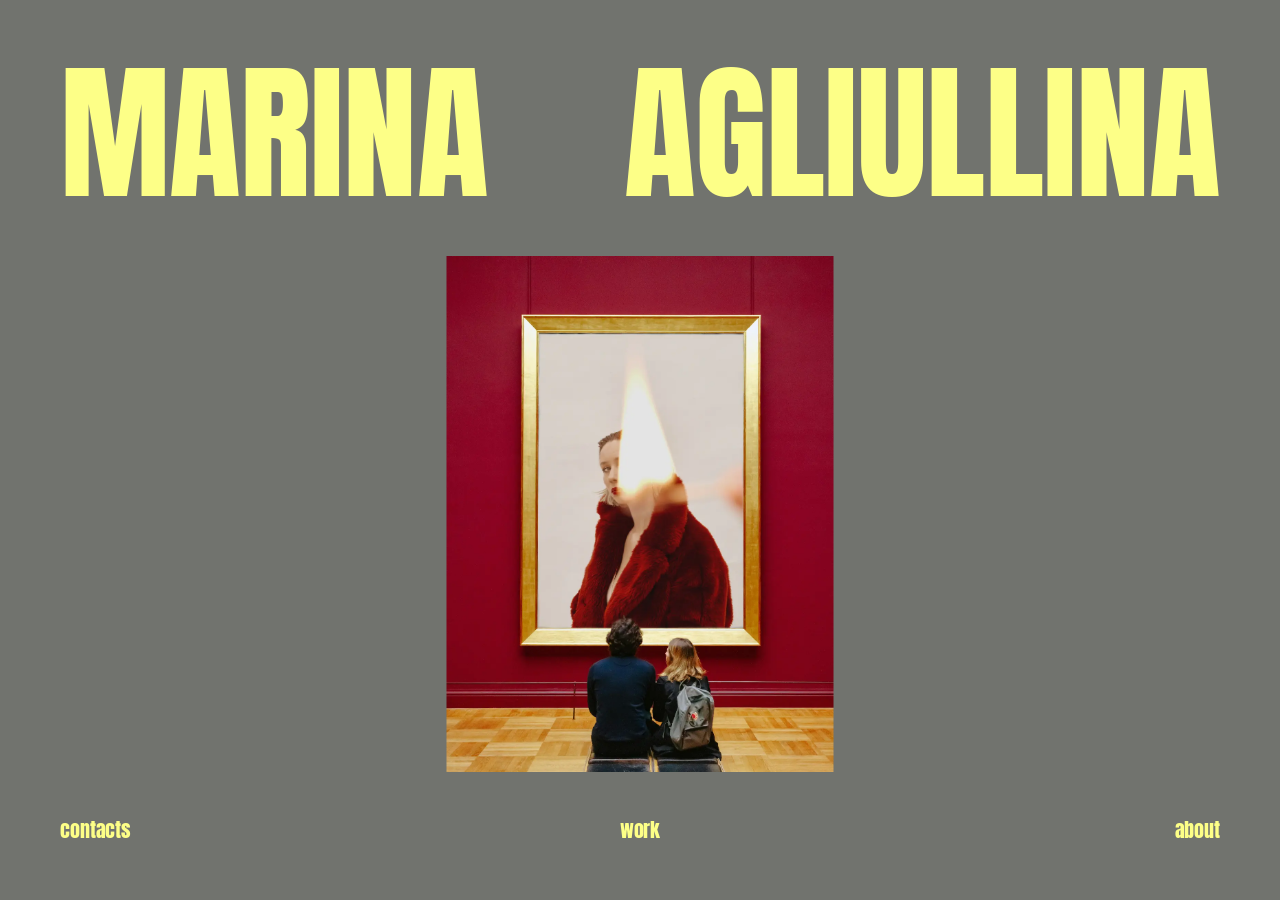
<file: index.html>
<!DOCTYPE html>
<html lang="en">
<head>
<meta charset="UTF-8">
<meta name="viewport" content="width=device-width, initial-scale=1.0">
<title>Marina Agliullina</title>

<!-- Fonts are self-hosted via @font-face in style.css -->
<link rel="preload" href="assets/fonts/anton.woff2" as="font" type="font/woff2" crossorigin>
<link rel="preload" href="assets/fonts/Inter-VariableFont_opsz%2Cwght.ttf" as="font" type="font/ttf" crossorigin>
<link rel="stylesheet" href="style.css?v=2">
</head>
<body>

<header class="hero">

  <!-- One logical H1: "MARINA AGLIULLINA" — split visually via CSS,
       read as one continuous string by screen readers -->
  <h1 class="site-name">
    <span class="site-name__first">MARINA</span>
    <span class="site-name__last">AGLIULLINA</span>
  </h1>

  <div class="slideshow" id="slideshow" aria-hidden="true">
    <img id="slideshow-img" src="" alt="">
  </div>

  <nav class="menu" aria-label="Primary">
    <a href="contacts.html" class="menu__item menu__item--left">contacts</a>
    <a href="work.html" class="menu__item menu__item--center">work</a>
    <a href="about.html" class="menu__item menu__item--right">about</a>
  </nav>

</header>

<script src="script.js"></script>
</body>
</html>
</file>
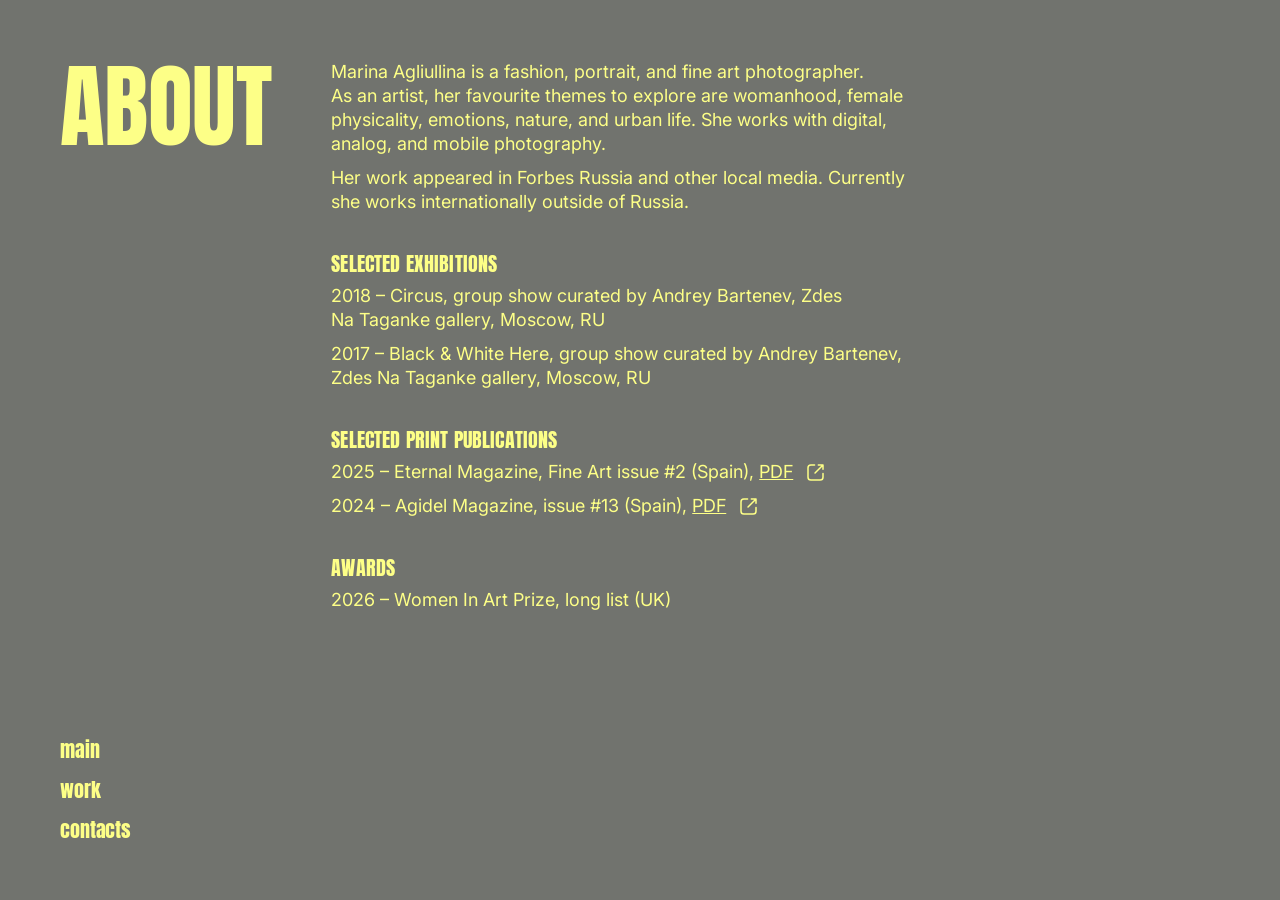
<file: about.html>
<!DOCTYPE html>
<html lang="en">
<head>
<meta charset="UTF-8">
<meta name="viewport" content="width=device-width, initial-scale=1.0">
<title>About — Marina Agliullina</title>

<!-- Fonts are self-hosted via @font-face in style.css -->
<link rel="preload" href="assets/fonts/anton.woff2" as="font" type="font/woff2" crossorigin>
<link rel="preload" href="assets/fonts/Inter-VariableFont_opsz%2Cwght.ttf" as="font" type="font/ttf" crossorigin>
<link rel="stylesheet" href="style.css?v=2">
</head>
<body class="content-page about-page">

<main class="page">
  <h1 class="page-title">ABOUT</h1>

  <div class="page-content">
    <div class="col-lead">
      <p>Marina Agliullina is a fashion, portrait, and fine art photographer. As an artist, her favourite themes to explore are womanhood, female physicality, emotions, nature, and urban life. She works with digital, analog, and mobile photography.</p>
      <p>Her work appeared in Forbes Russia and other local media. Currently she works internationally outside of Russia.</p>
    </div>

    <div class="col-sections">
      <h2>Selected Exhibitions</h2>
      <p>2018 – Circus, group show curated by Andrey Bartenev, Zdes Na Taganke gallery, Moscow, RU</p>
      <p>2017 – Black &amp; White Here, group show curated by Andrey Bartenev, Zdes Na Taganke gallery, Moscow, RU</p>

      <h2>Selected Print Publications</h2>
      <p>2025 – Eternal Magazine, Fine Art issue #2 (Spain), <a href="assets/pdf/eternal-fine-art-2025.pdf" class="contact-link" target="_blank" rel="noopener noreferrer">
  <span class="contact-link__text">PDF</span>
  <svg class="icon" viewBox="0 0 24 24" fill="none" xmlns="http://www.w3.org/2000/svg" aria-hidden="true">
    <path d="M11.5625 5H7.8125C6.2592 5 5 6.25919 5 7.81248V17.1875C5 18.7408 6.2592 20 7.8125 20H17.1875C18.7408 20 20 18.7408 20 17.1875V13.4375M20 9.21884V5L15.312 5.00023M20 5L12.0306 12.9685" stroke="currentColor" stroke-width="1.5" stroke-linecap="round" stroke-linejoin="round"/>
  </svg>
</a>
      </p>
      <p>2024 – Agidel Magazine, issue #13 (Spain), <a href="assets/pdf/agidel-magazine-2024.pdf" class="contact-link" target="_blank" rel="noopener noreferrer">
  <span class="contact-link__text">PDF</span>
  <svg class="icon" viewBox="0 0 24 24" fill="none" xmlns="http://www.w3.org/2000/svg" aria-hidden="true">
    <path d="M11.5625 5H7.8125C6.2592 5 5 6.25919 5 7.81248V17.1875C5 18.7408 6.2592 20 7.8125 20H17.1875C18.7408 20 20 18.7408 20 17.1875V13.4375M20 9.21884V5L15.312 5.00023M20 5L12.0306 12.9685" stroke="currentColor" stroke-width="1.5" stroke-linecap="round" stroke-linejoin="round"/>
  </svg>
</a>
      </p>

      <h2>Awards</h2>
      <p>2026 – Women In Art Prize, long list (UK)</p>
    </div>
  </div>
</main>

<!-- Solid backdrop behind the fixed menu — only needed on mobile, where the
     menu spans the full width and content scrolls underneath it. At 1200px+
     the sidebar and content occupy separate columns, so there's no overlap
     to hide (hidden via CSS at that breakpoint). -->
<div class="menu-backdrop" aria-hidden="true"></div>

<nav class="menu" aria-label="Primary">
  <a href="index.html" class="menu__item menu__item--left">main</a>
  <a href="work.html" class="menu__item menu__item--center">work</a>
  <a href="contacts.html" class="menu__item menu__item--right">contacts</a>
</nav>

<script src="layout.js"></script>
</body>
</html>
</file>
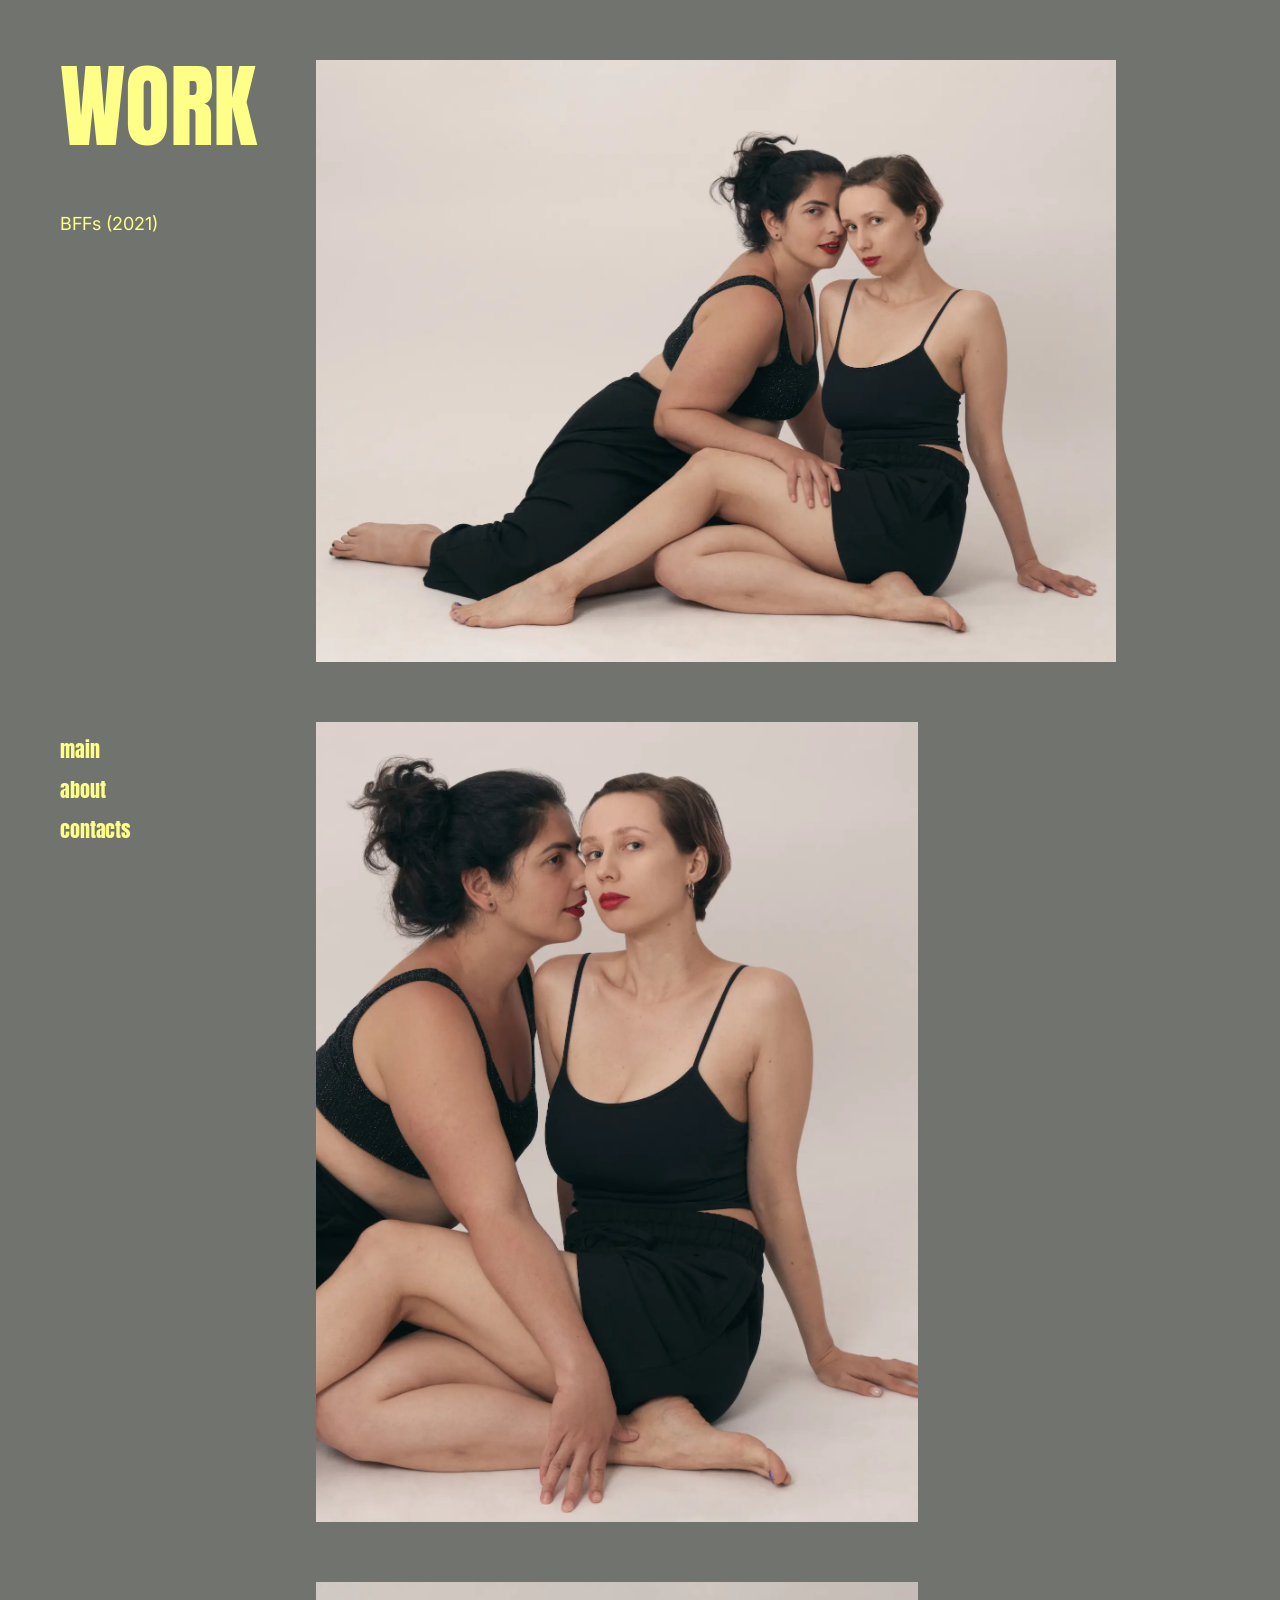
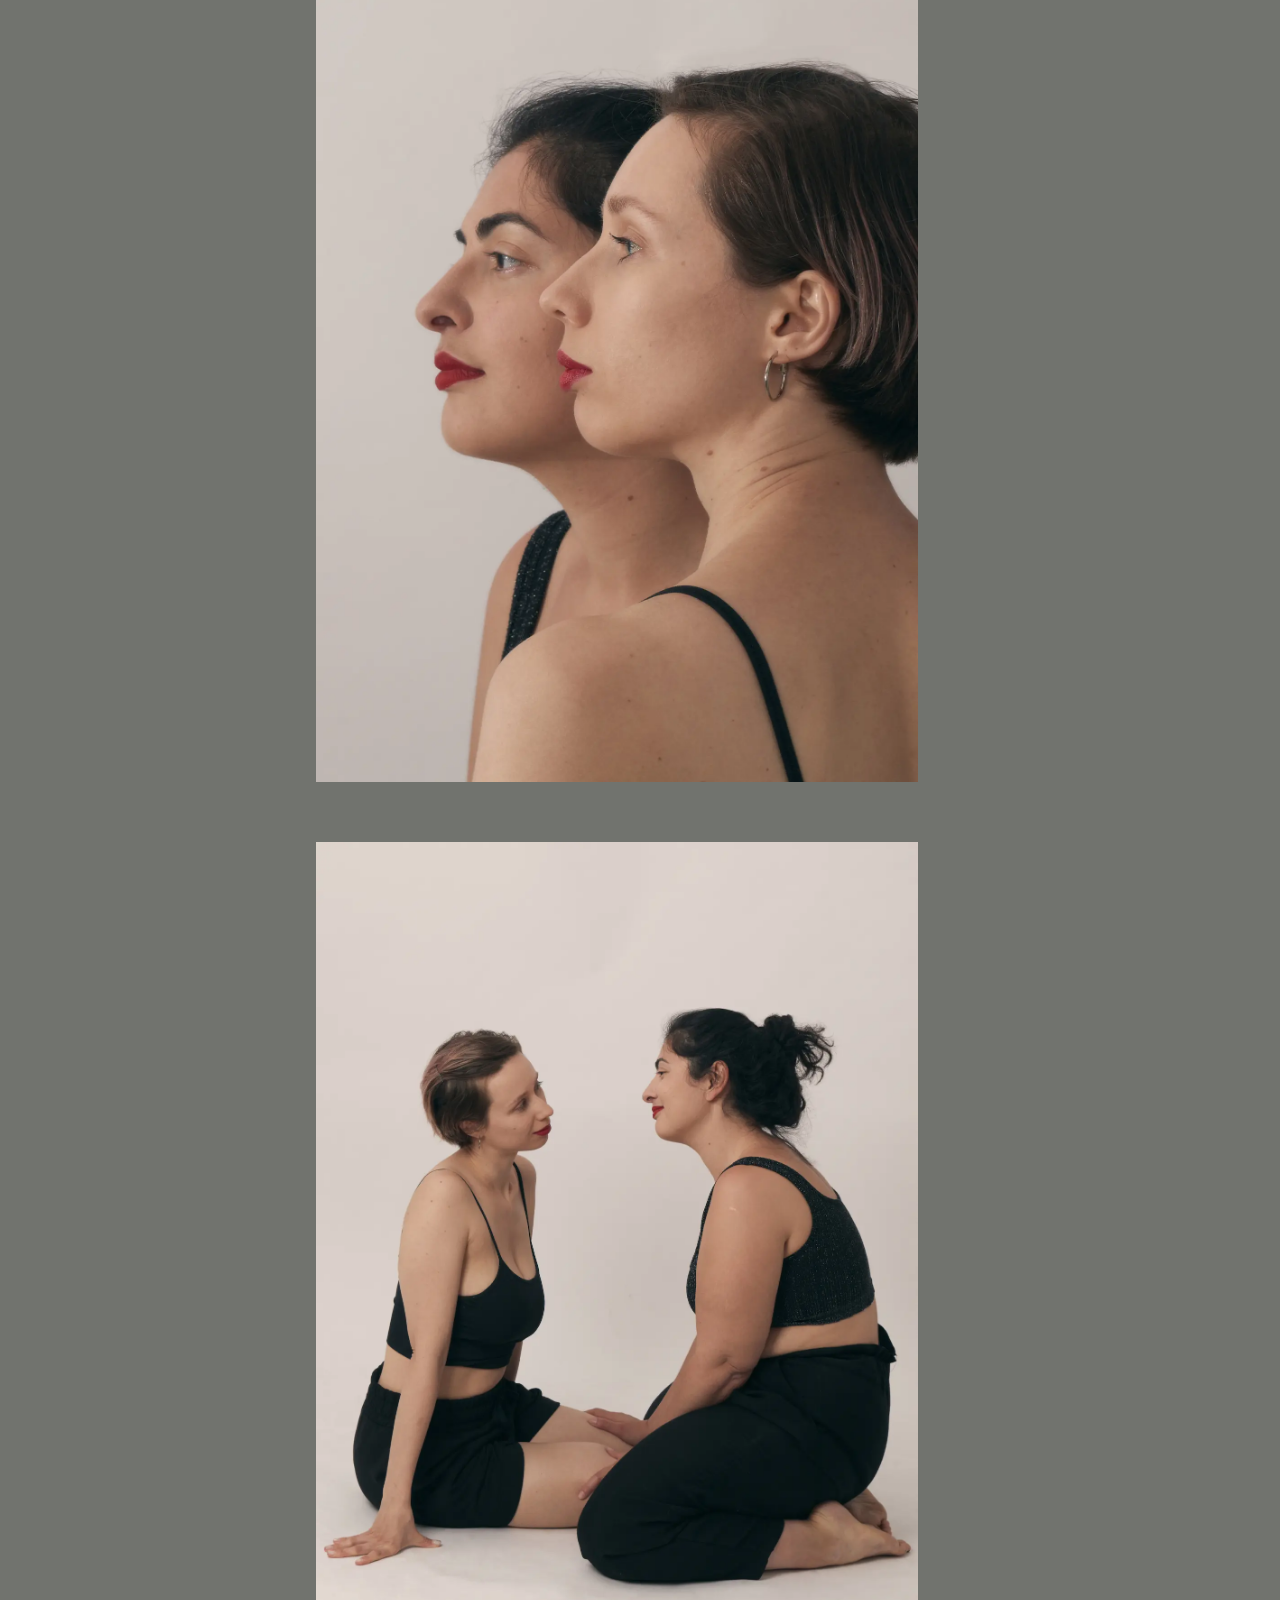
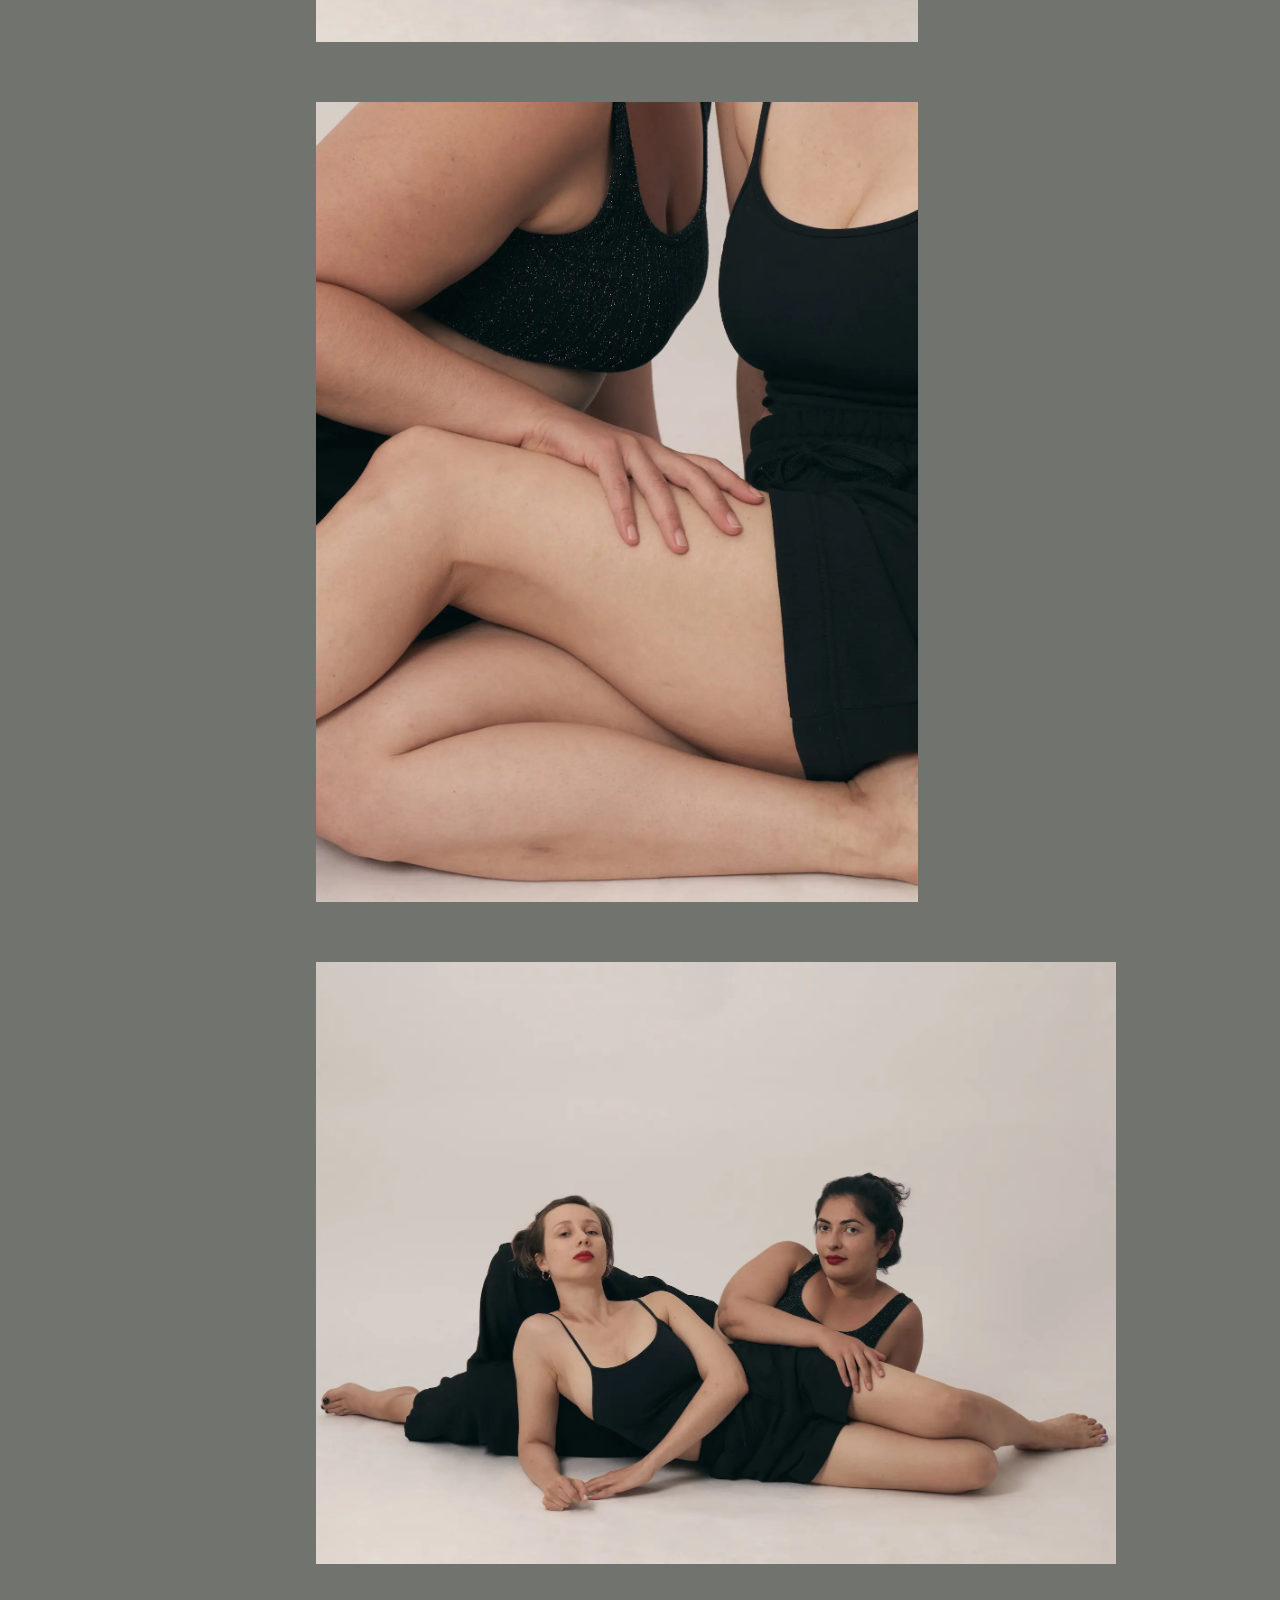
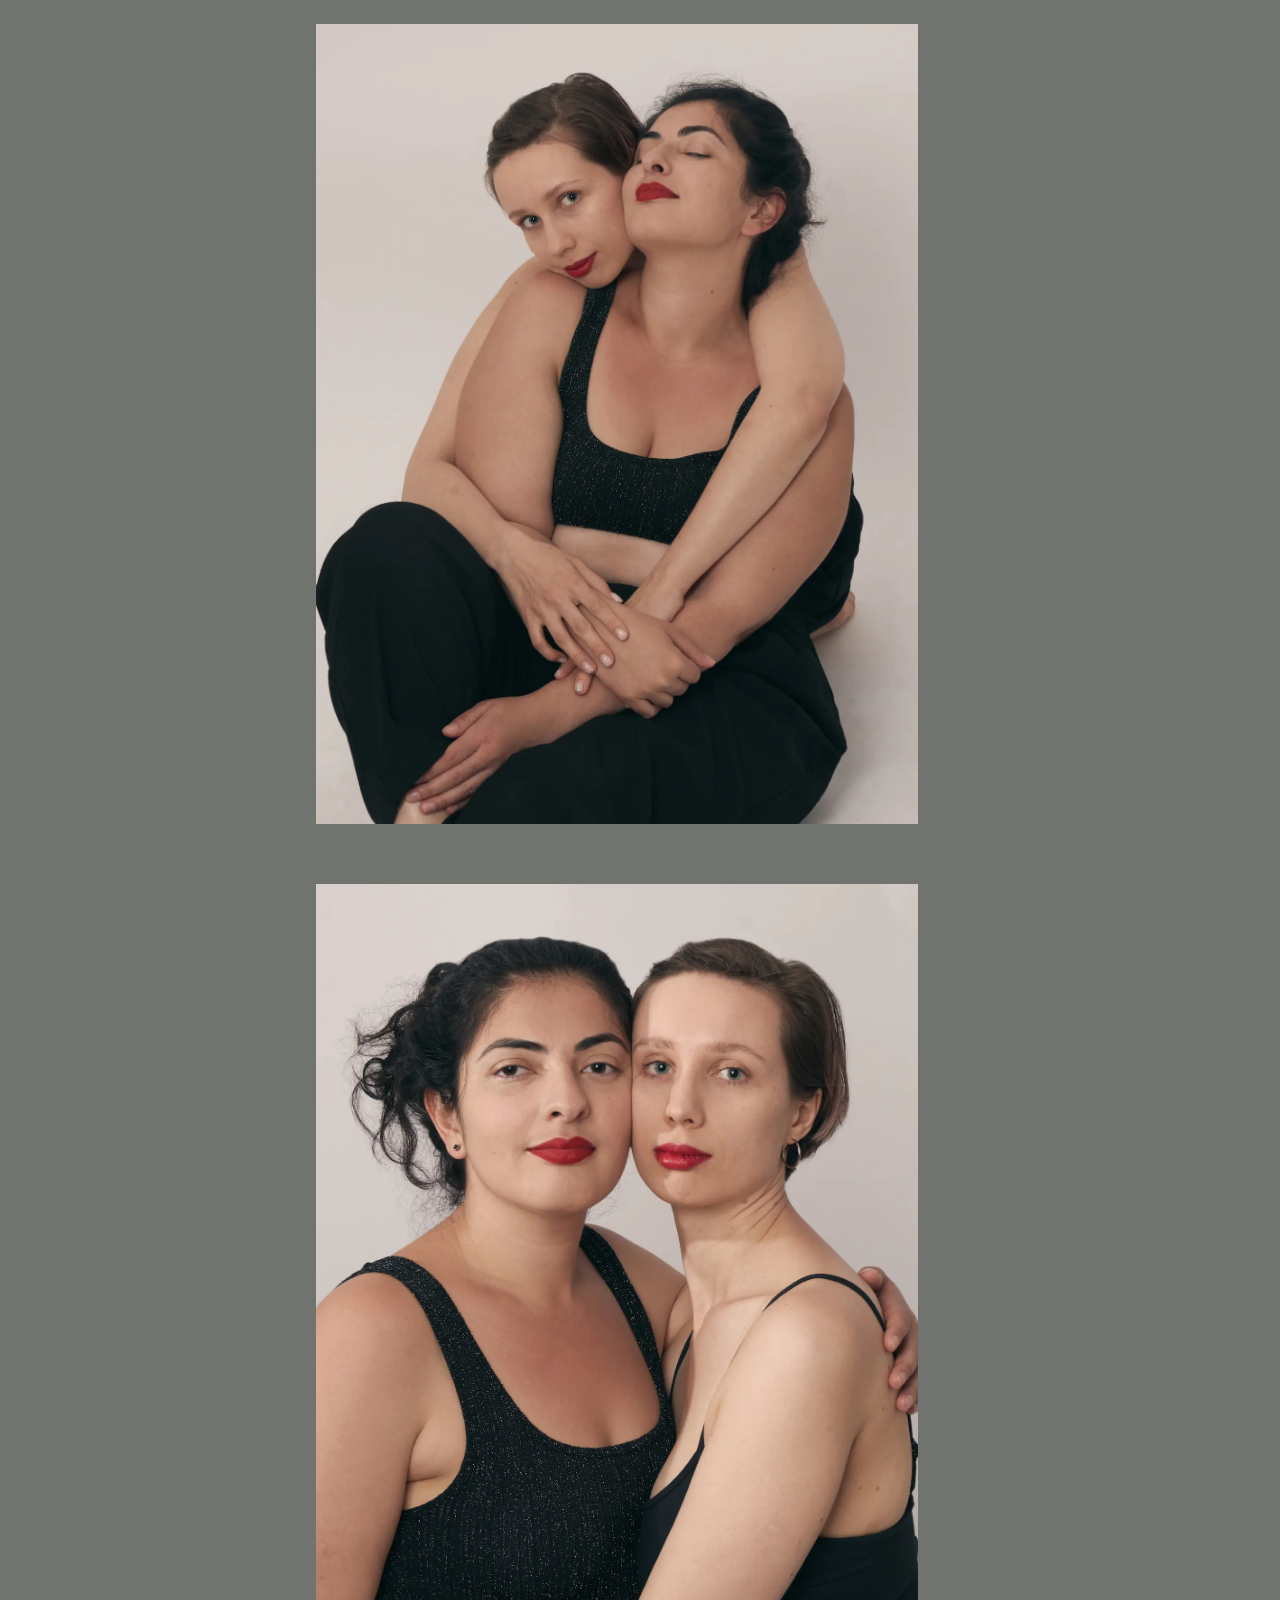
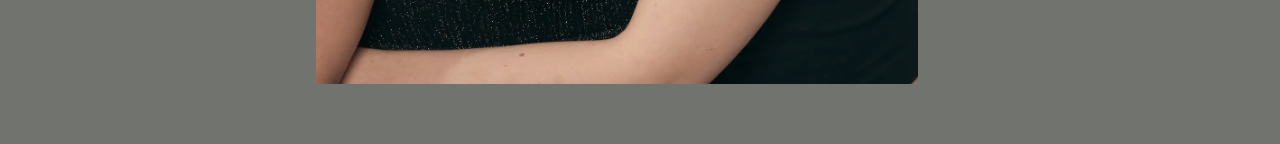
<file: bffs-2021.html>
<!DOCTYPE html>
<html lang="en">
<head>
<meta charset="UTF-8">
<meta name="viewport" content="width=device-width, initial-scale=1.0">
<title>BFFs (2021) — Marina Agliullina</title>

<!-- Fonts are self-hosted via @font-face in style.css -->
<link rel="preload" href="assets/fonts/anton.woff2" as="font" type="font/woff2" crossorigin>
<link rel="preload" href="assets/fonts/Inter-VariableFont_opsz%2Cwght.ttf" as="font" type="font/ttf" crossorigin>
<link rel="stylesheet" href="style.css?v=2">
</head>
<body class="content-page gallery-detail-page">

<main class="page">
  <div class="page-title">
    <h1><a href="work.html">WORK</a></h1>
    <h2 class="gallery-title">BFFs (2021)</h2>
  </div>

  <div class="page-content">
    <div class="gallery-images">
      <img class="gallery-image" src="assets/images/galleries/bffs-2021/01.webp" alt="BFFs (2021) photograph 1">
      <img class="gallery-image" src="assets/images/galleries/bffs-2021/02.webp" alt="BFFs (2021) photograph 2">
      <img class="gallery-image" src="assets/images/galleries/bffs-2021/03.webp" alt="BFFs (2021) photograph 3">
      <img class="gallery-image" src="assets/images/galleries/bffs-2021/04.webp" alt="BFFs (2021) photograph 4">
      <img class="gallery-image" src="assets/images/galleries/bffs-2021/05.webp" alt="BFFs (2021) photograph 5">
      <img class="gallery-image" src="assets/images/galleries/bffs-2021/06.webp" alt="BFFs (2021) photograph 6">
      <img class="gallery-image" src="assets/images/galleries/bffs-2021/07.webp" alt="BFFs (2021) photograph 7">
      <img class="gallery-image" src="assets/images/galleries/bffs-2021/08.webp" alt="BFFs (2021) photograph 8">
    </div>
  </div>
</main>

<div class="menu-backdrop" aria-hidden="true"></div>

<!-- Same menu as the Work page — this belongs to the Work section -->
<nav class="menu" aria-label="Primary">
  <a href="about.html" class="menu__item menu__item--left">about</a>
  <a href="index.html" class="menu__item menu__item--center">main</a>
  <a href="contacts.html" class="menu__item menu__item--right">contacts</a>
</nav>

<script src="layout.js"></script>
<script src="gallery-images.js"></script>
</body>
</html>
</file>
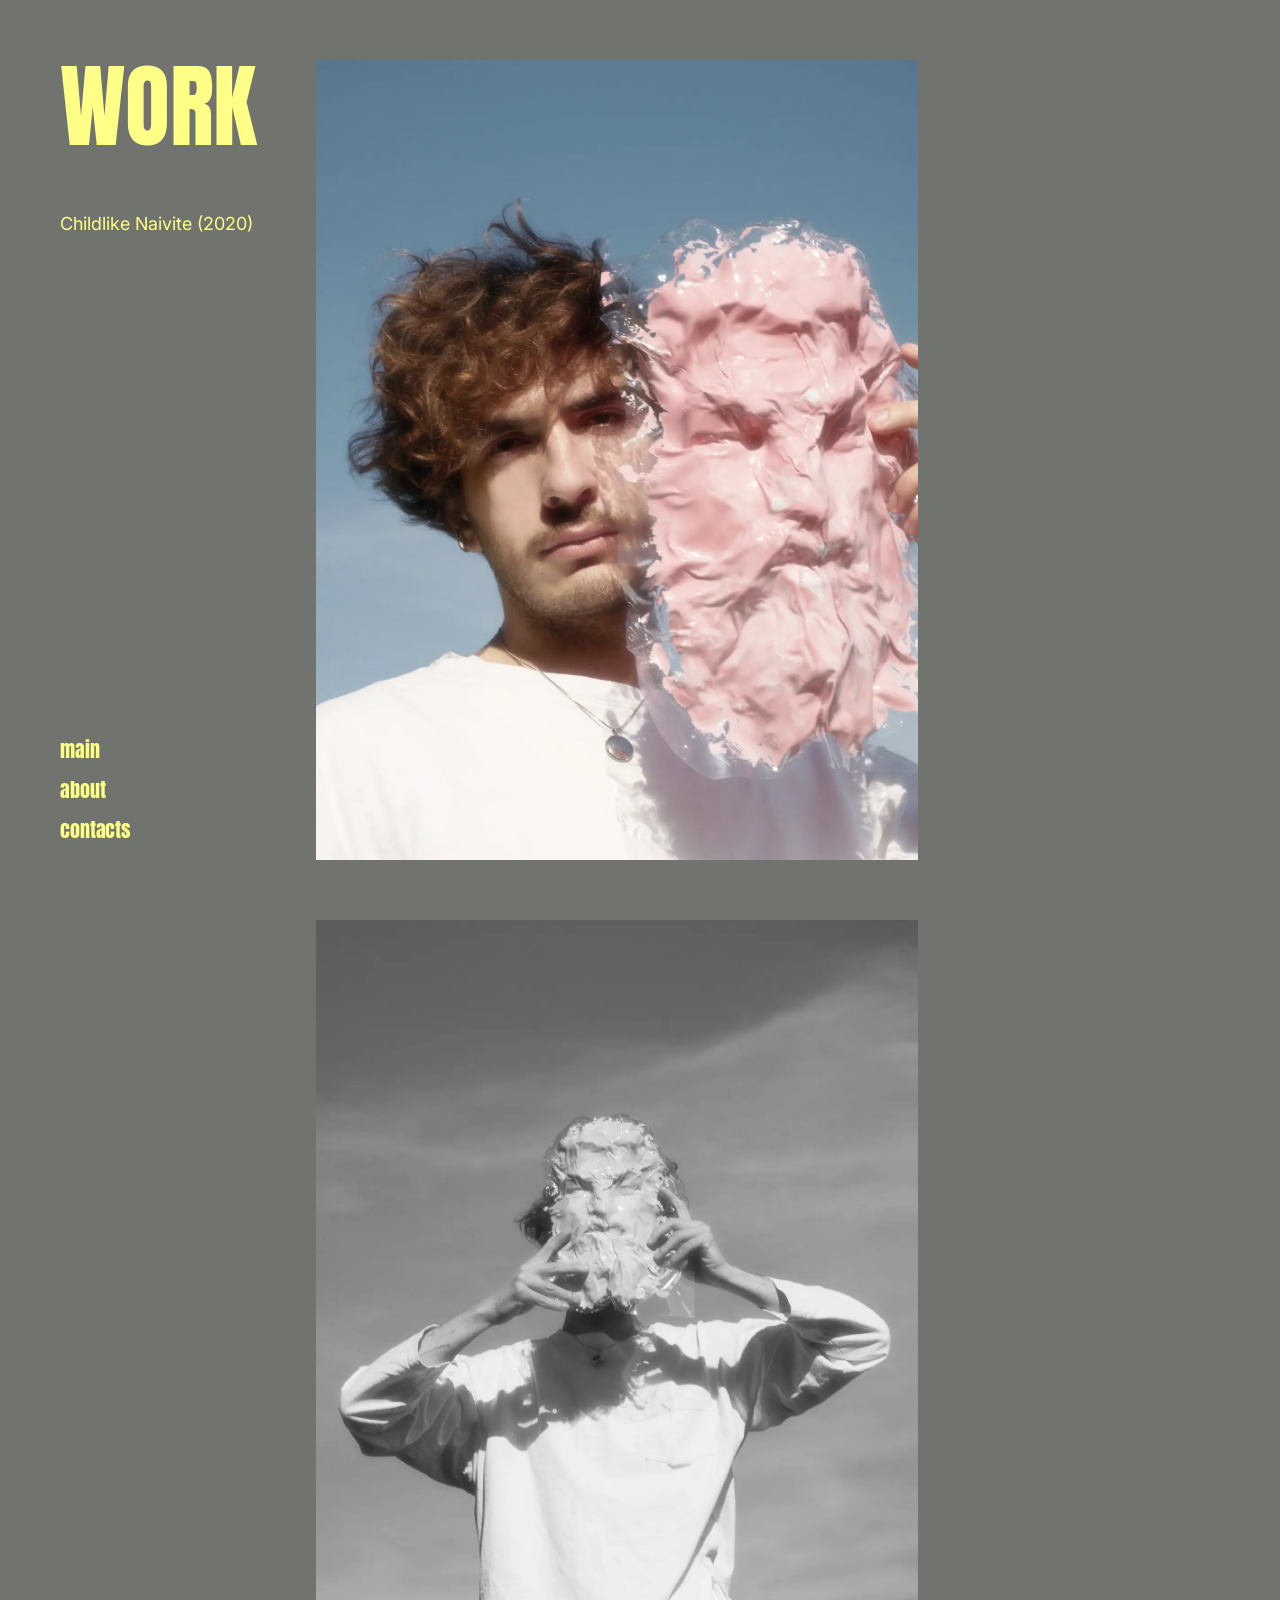
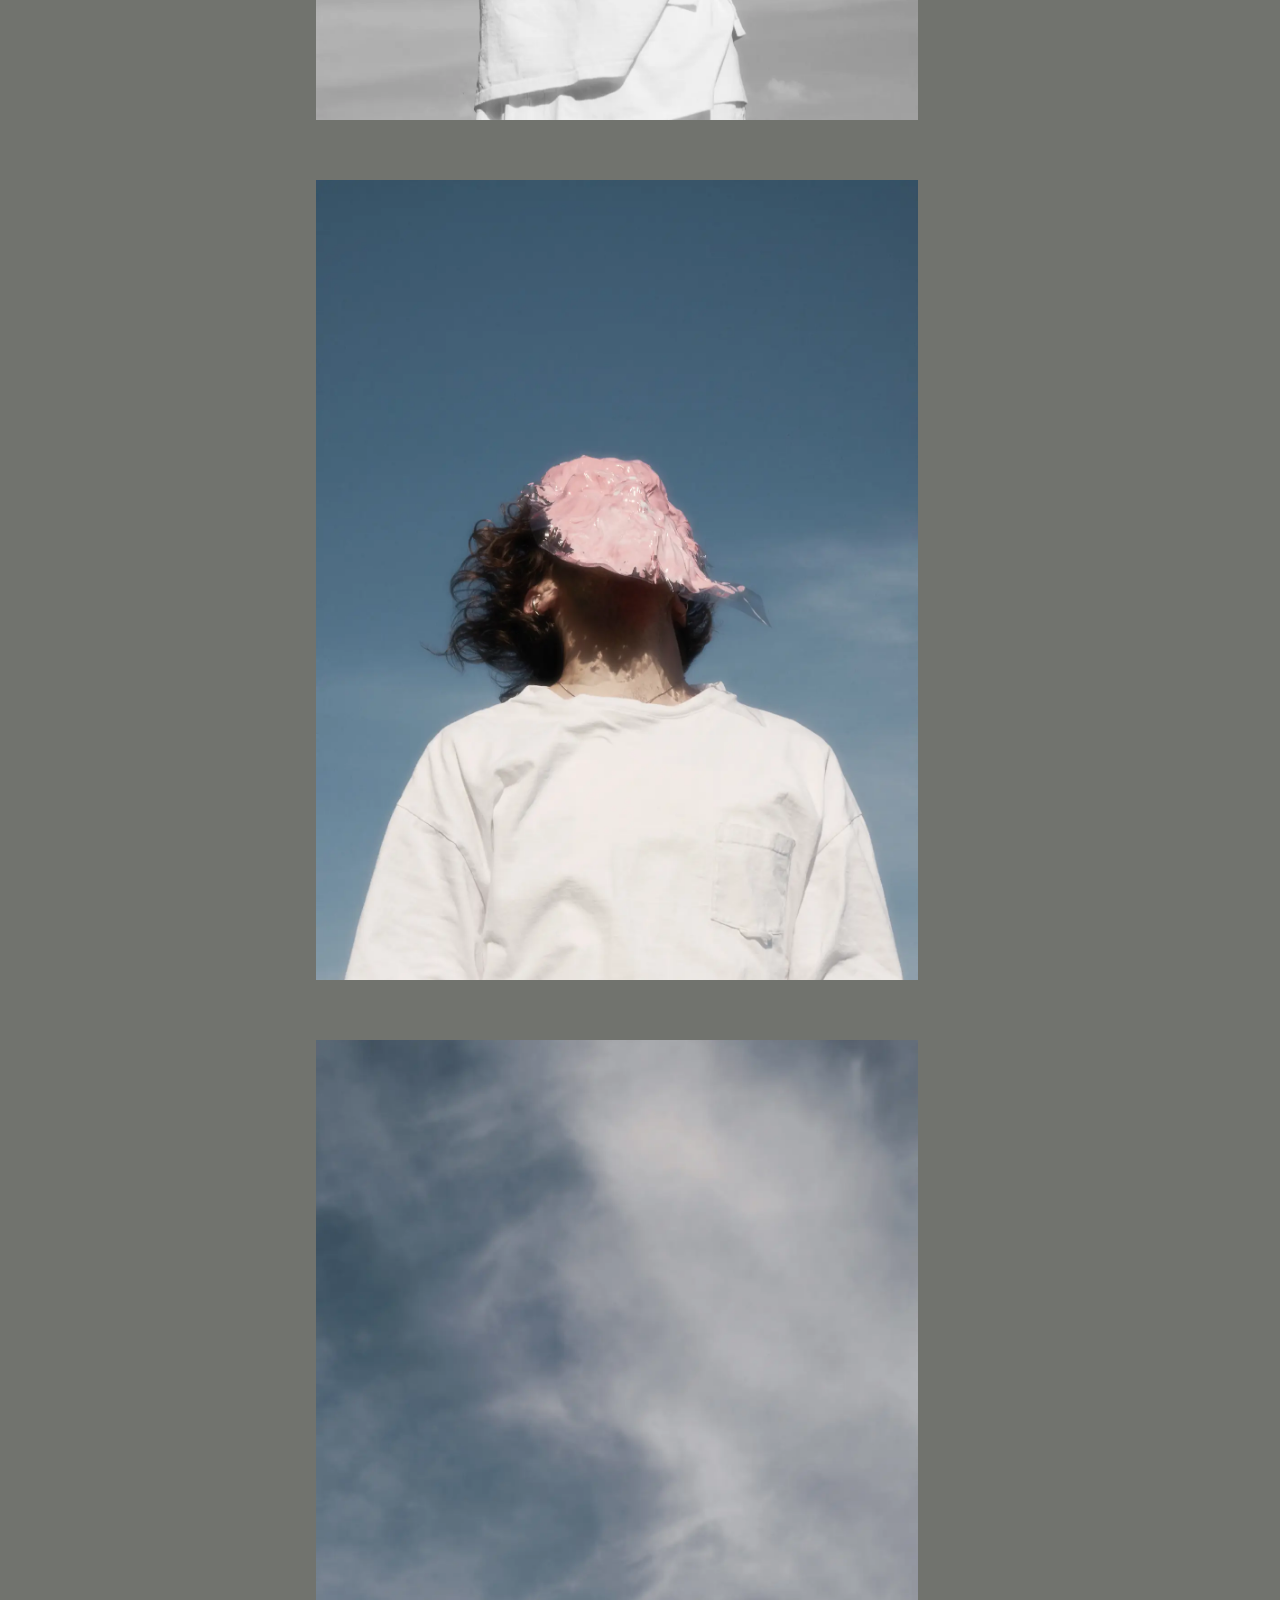
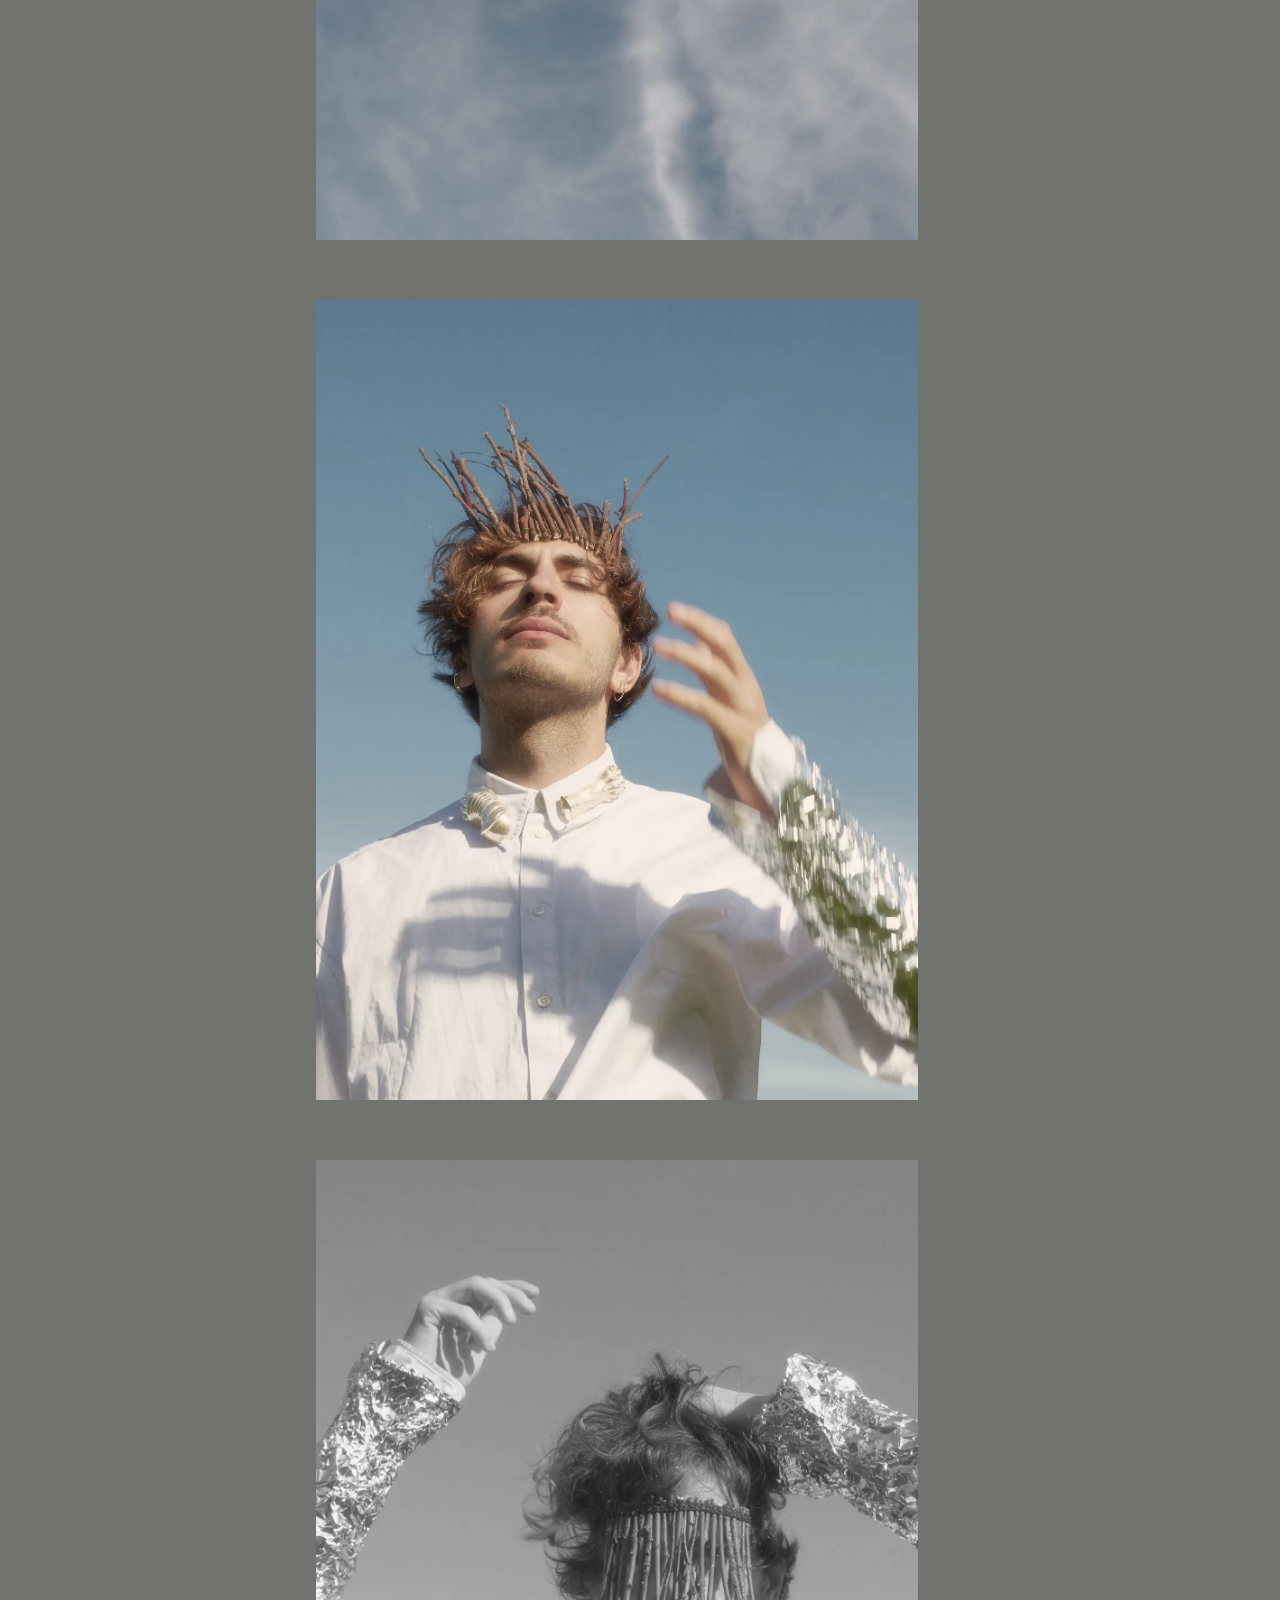
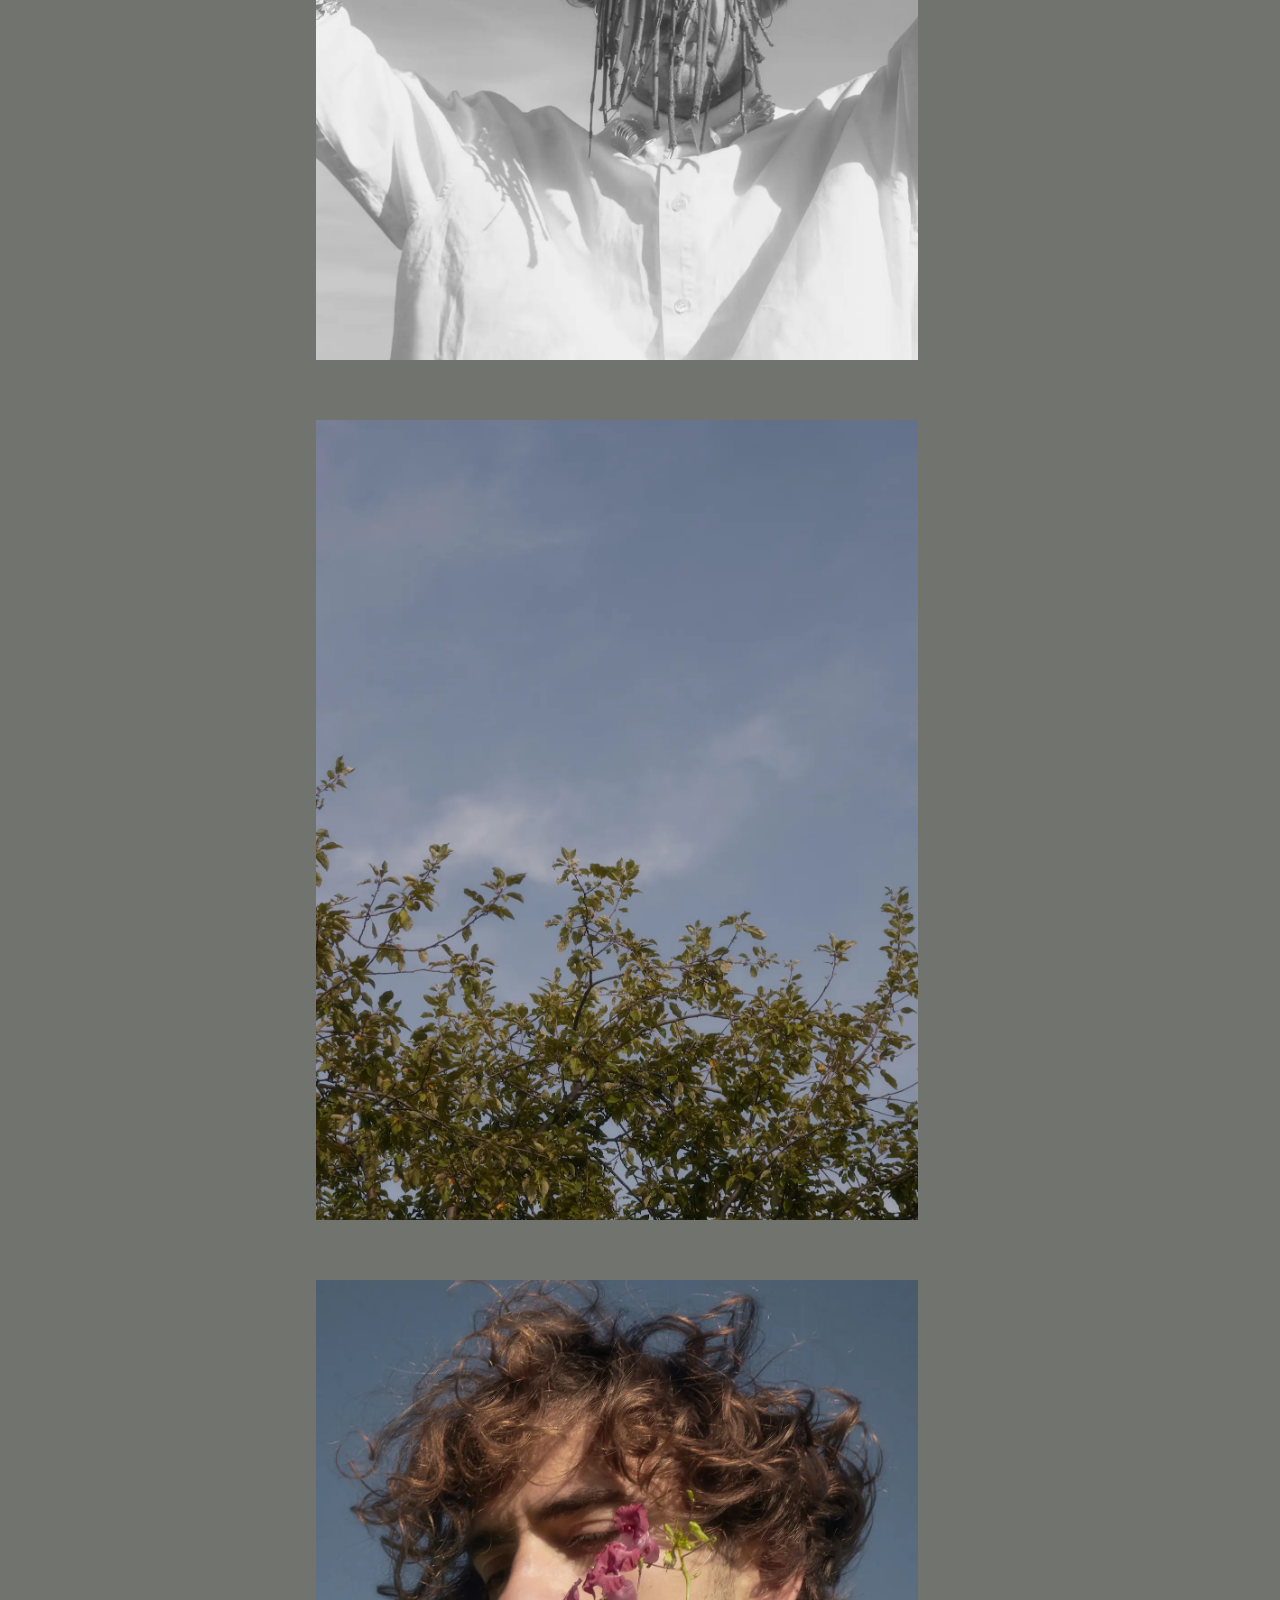
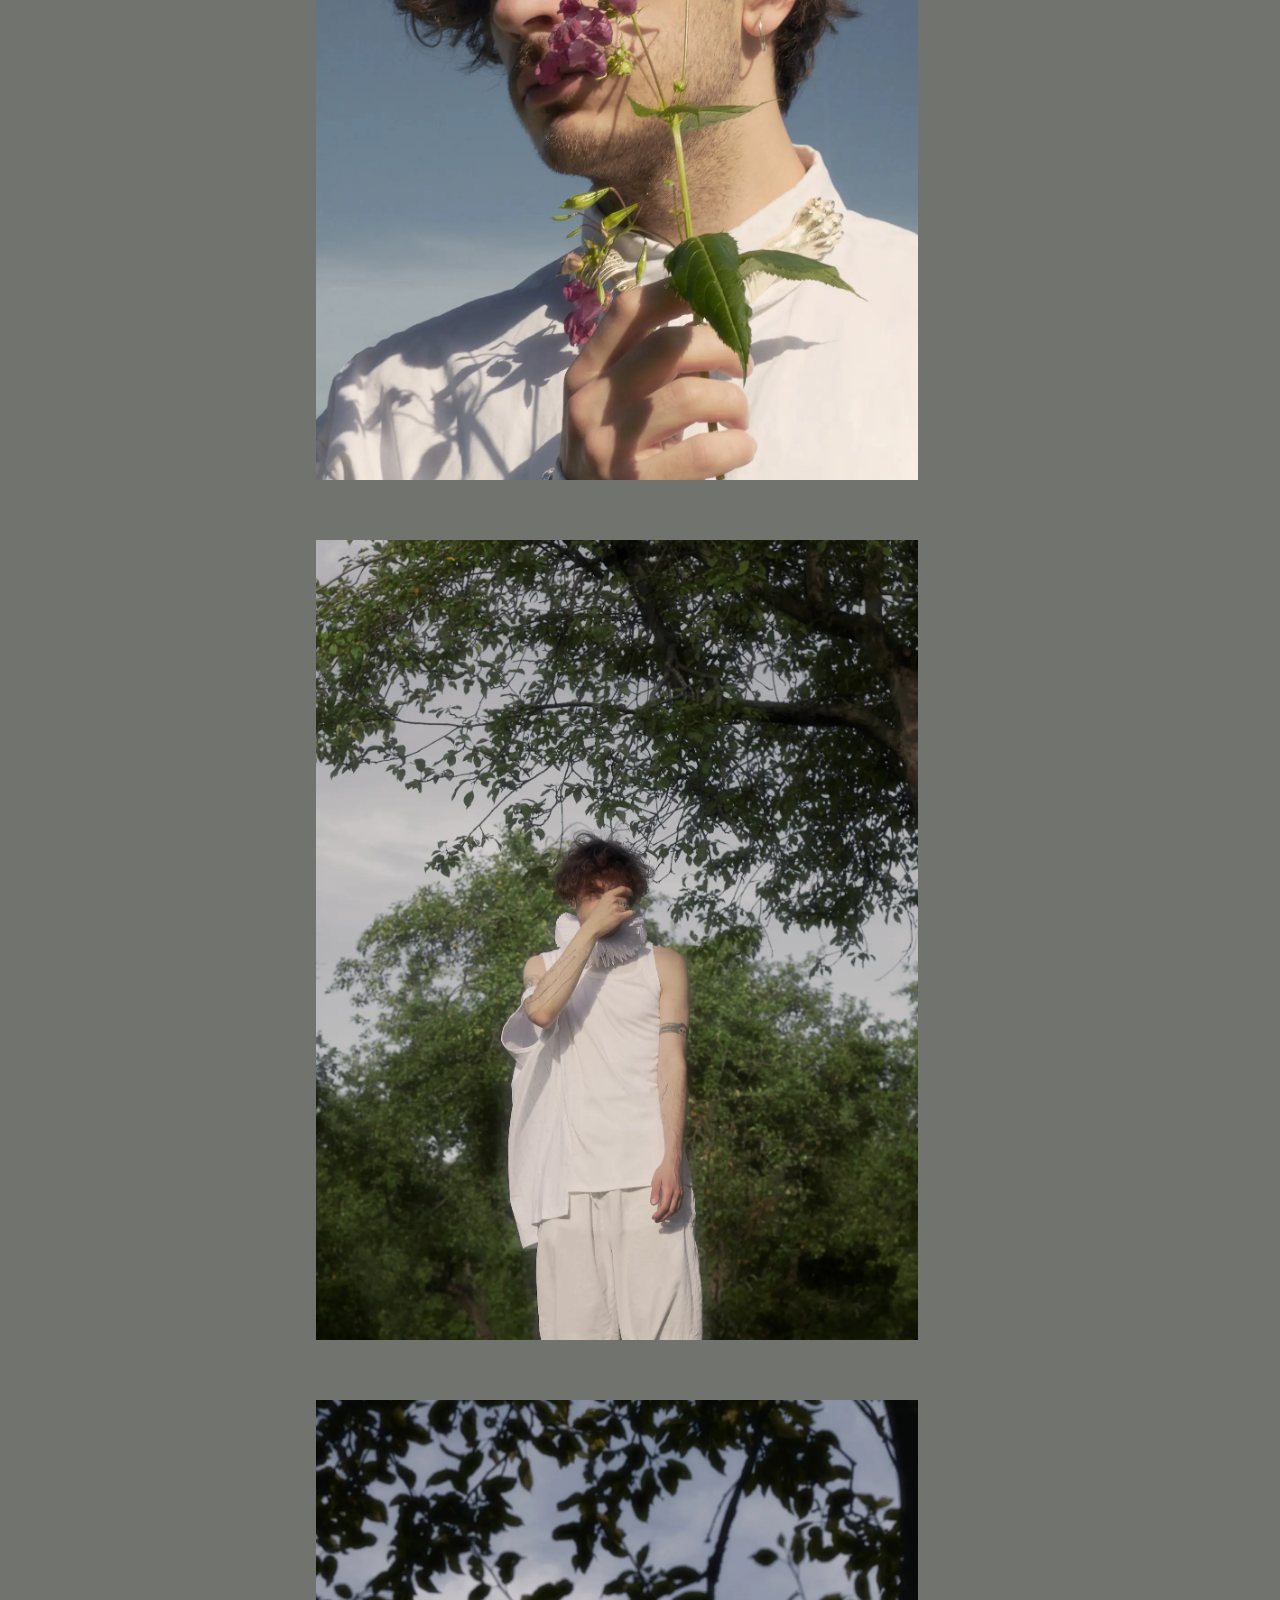
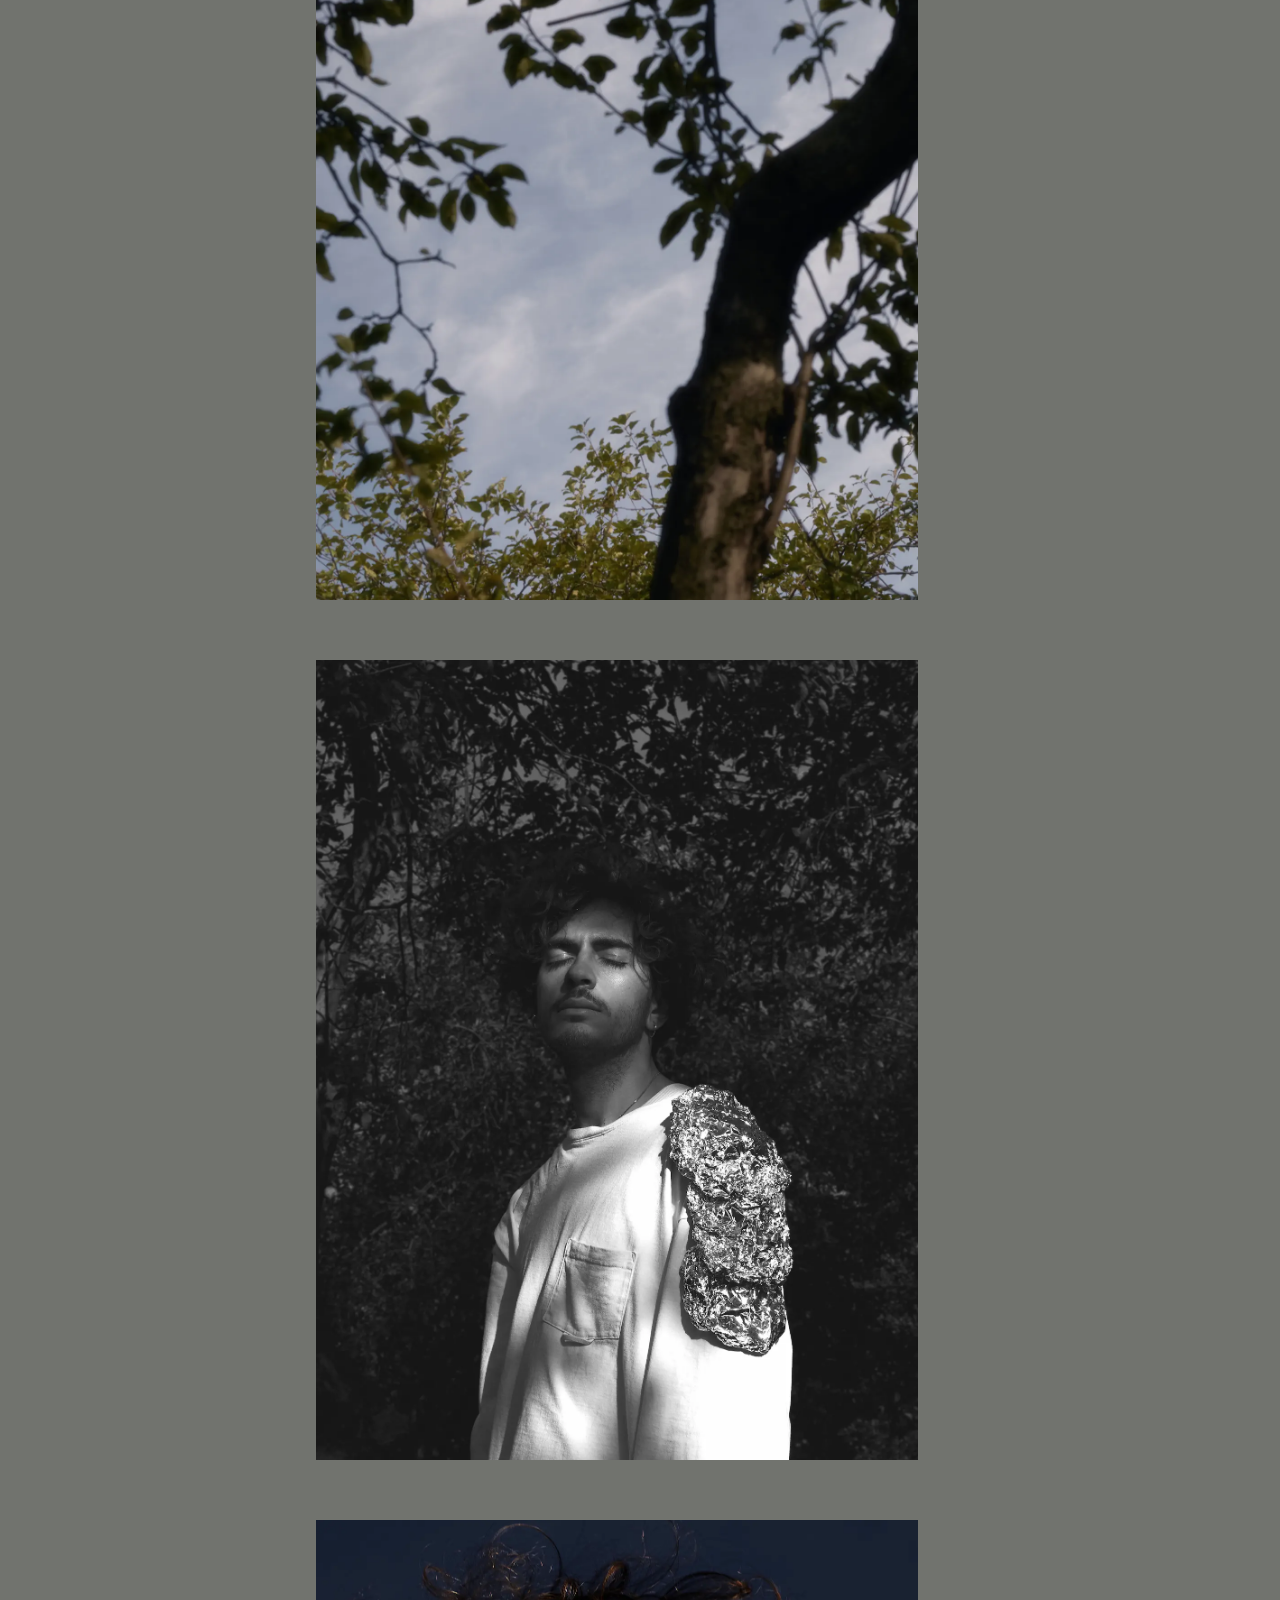
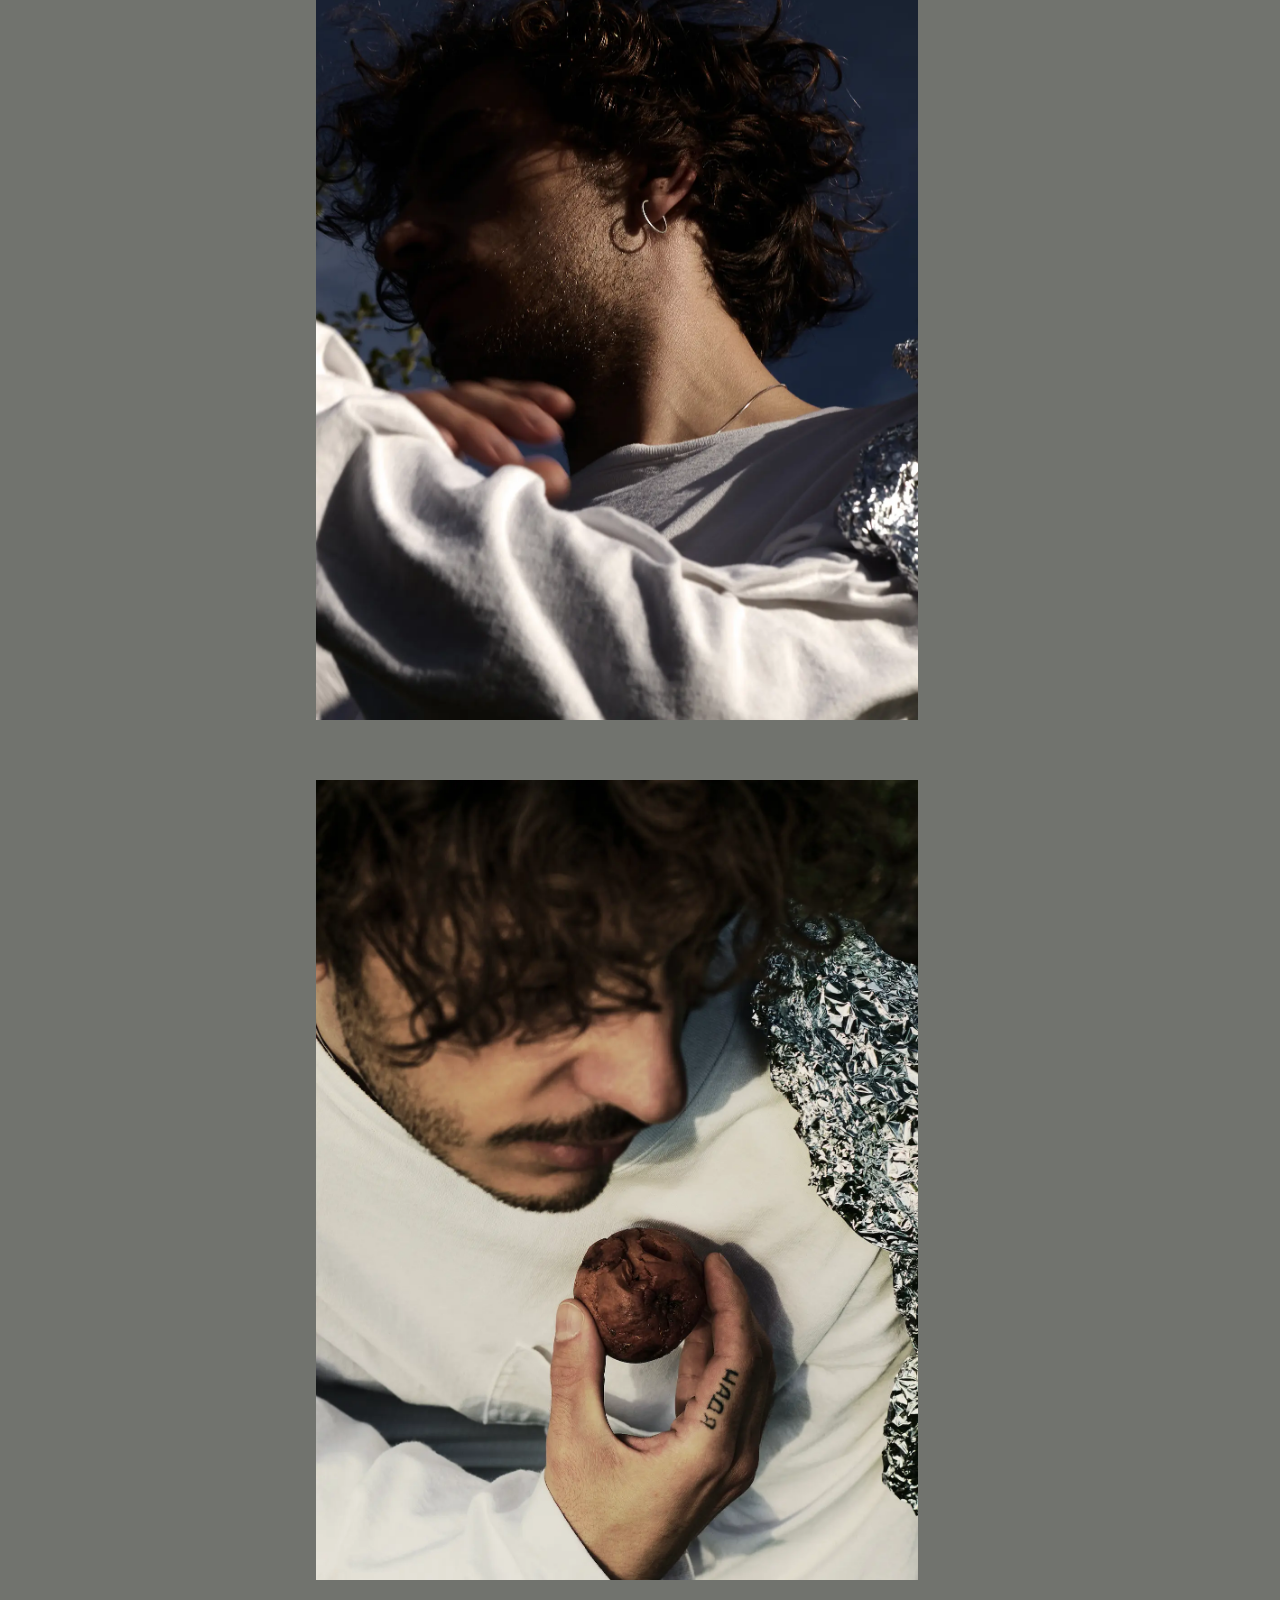
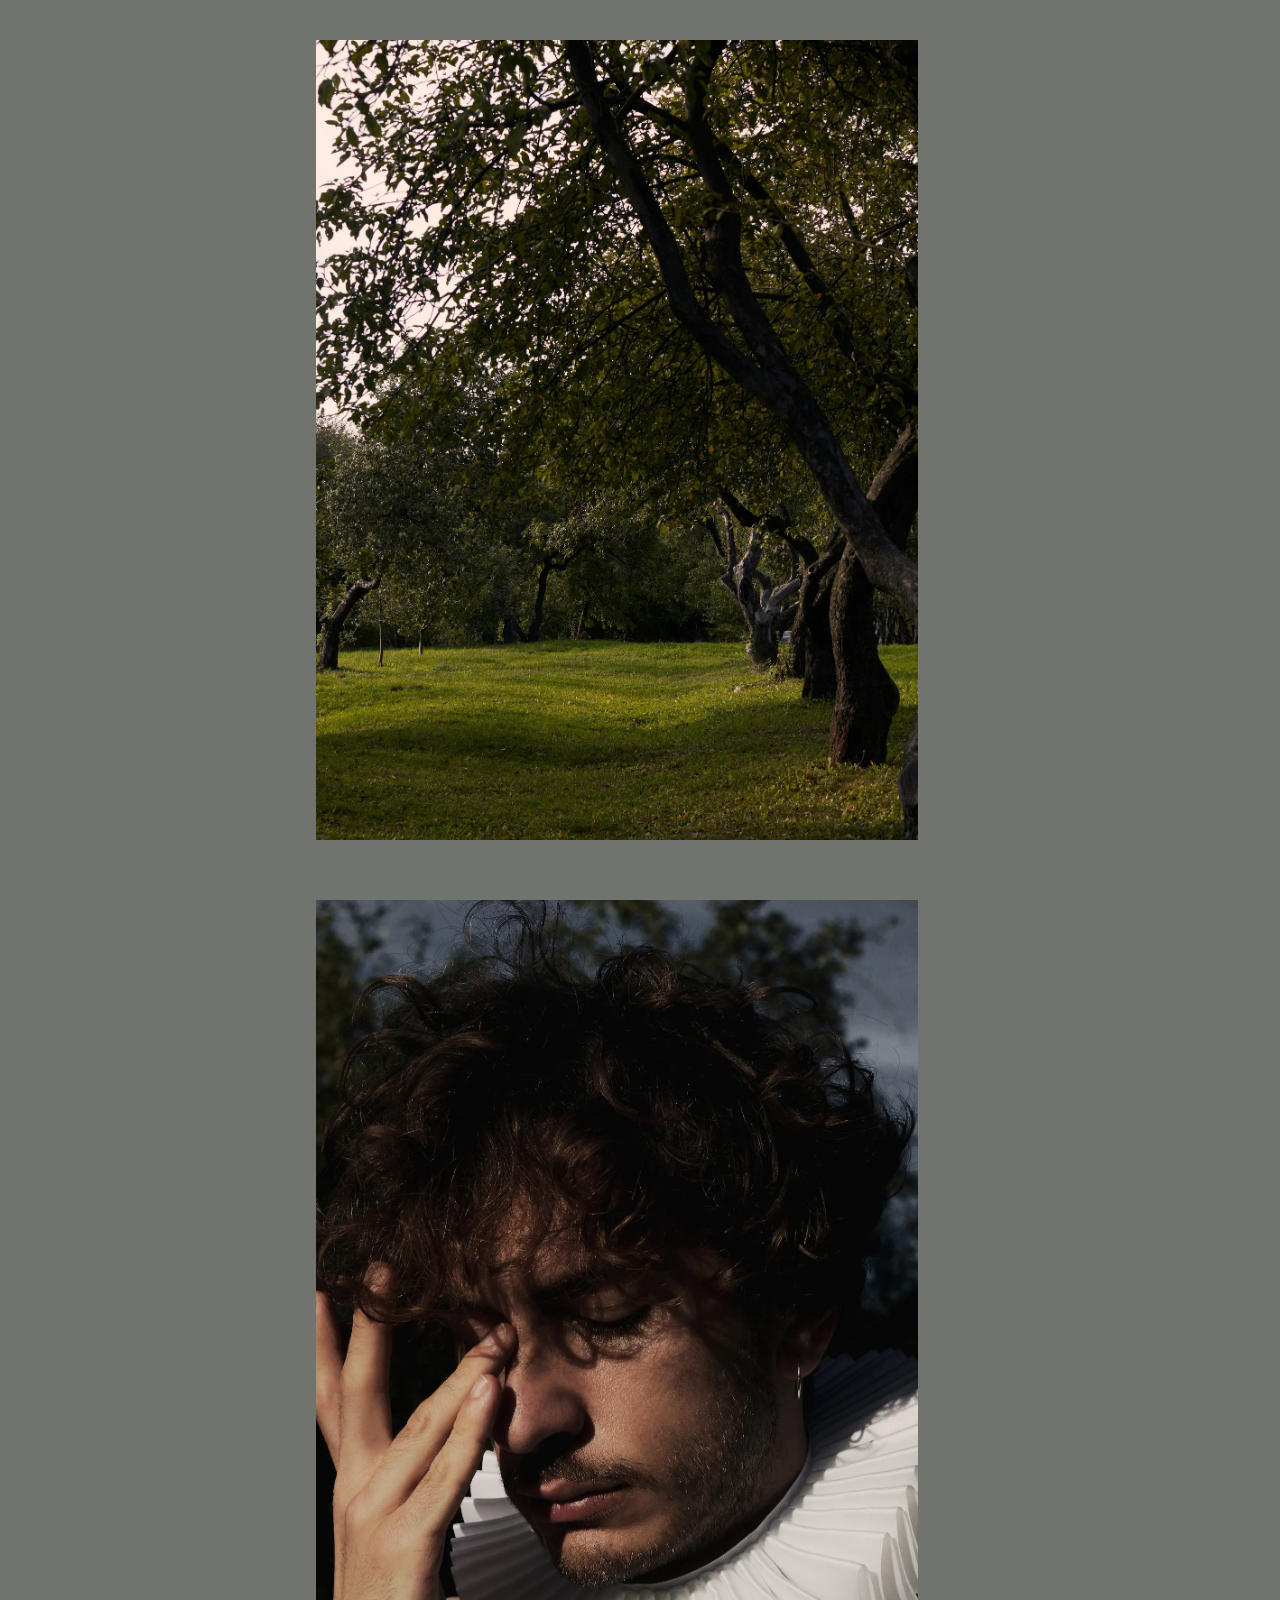
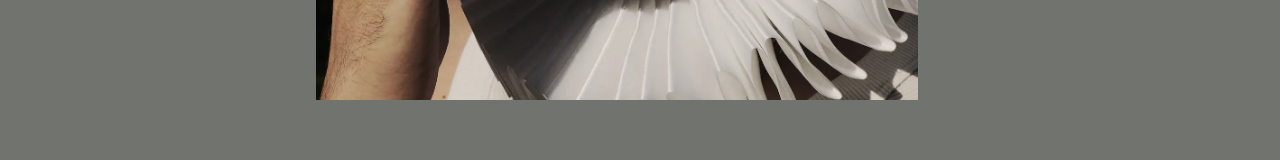
<file: childlike-naivite-2020.html>
<!DOCTYPE html>
<html lang="en">
<head>
<meta charset="UTF-8">
<meta name="viewport" content="width=device-width, initial-scale=1.0">
<title>Childlike Naivite (2020) — Marina Agliullina</title>

<!-- Fonts are self-hosted via @font-face in style.css -->
<link rel="preload" href="assets/fonts/anton.woff2" as="font" type="font/woff2" crossorigin>
<link rel="preload" href="assets/fonts/Inter-VariableFont_opsz%2Cwght.ttf" as="font" type="font/ttf" crossorigin>
<link rel="stylesheet" href="style.css?v=2">
</head>
<body class="content-page gallery-detail-page">

<main class="page">
  <div class="page-title">
    <h1><a href="work.html">WORK</a></h1>
    <h2 class="gallery-title">Childlike Naivite (2020)</h2>
  </div>

  <div class="page-content">
    <div class="gallery-images">
      <img class="gallery-image" src="assets/images/galleries/childlike-naivite-2020/01.webp" alt="Childlike Naivite (2020) photograph 1">
      <img class="gallery-image" src="assets/images/galleries/childlike-naivite-2020/02.webp" alt="Childlike Naivite (2020) photograph 2">
      <img class="gallery-image" src="assets/images/galleries/childlike-naivite-2020/03.webp" alt="Childlike Naivite (2020) photograph 3">
      <img class="gallery-image" src="assets/images/galleries/childlike-naivite-2020/04.webp" alt="Childlike Naivite (2020) photograph 4">
      <img class="gallery-image" src="assets/images/galleries/childlike-naivite-2020/05.webp" alt="Childlike Naivite (2020) photograph 5">
      <img class="gallery-image" src="assets/images/galleries/childlike-naivite-2020/06.webp" alt="Childlike Naivite (2020) photograph 6">
      <img class="gallery-image" src="assets/images/galleries/childlike-naivite-2020/07.webp" alt="Childlike Naivite (2020) photograph 7">
      <img class="gallery-image" src="assets/images/galleries/childlike-naivite-2020/08.webp" alt="Childlike Naivite (2020) photograph 8">
      <img class="gallery-image" src="assets/images/galleries/childlike-naivite-2020/09.webp" alt="Childlike Naivite (2020) photograph 9">
      <img class="gallery-image" src="assets/images/galleries/childlike-naivite-2020/10.webp" alt="Childlike Naivite (2020) photograph 10">
      <img class="gallery-image" src="assets/images/galleries/childlike-naivite-2020/11.webp" alt="Childlike Naivite (2020) photograph 11">
      <img class="gallery-image" src="assets/images/galleries/childlike-naivite-2020/12.webp" alt="Childlike Naivite (2020) photograph 12">
      <img class="gallery-image" src="assets/images/galleries/childlike-naivite-2020/13.webp" alt="Childlike Naivite (2020) photograph 13">
      <img class="gallery-image" src="assets/images/galleries/childlike-naivite-2020/14.webp" alt="Childlike Naivite (2020) photograph 14">
      <img class="gallery-image" src="assets/images/galleries/childlike-naivite-2020/15.webp" alt="Childlike Naivite (2020) photograph 15">
    </div>
  </div>
</main>

<div class="menu-backdrop" aria-hidden="true"></div>

<!-- Same menu as the Work page — this belongs to the Work section -->
<nav class="menu" aria-label="Primary">
  <a href="about.html" class="menu__item menu__item--left">about</a>
  <a href="index.html" class="menu__item menu__item--center">main</a>
  <a href="contacts.html" class="menu__item menu__item--right">contacts</a>
</nav>

<script src="layout.js"></script>
<script src="gallery-images.js"></script>
</body>
</html>
</file>
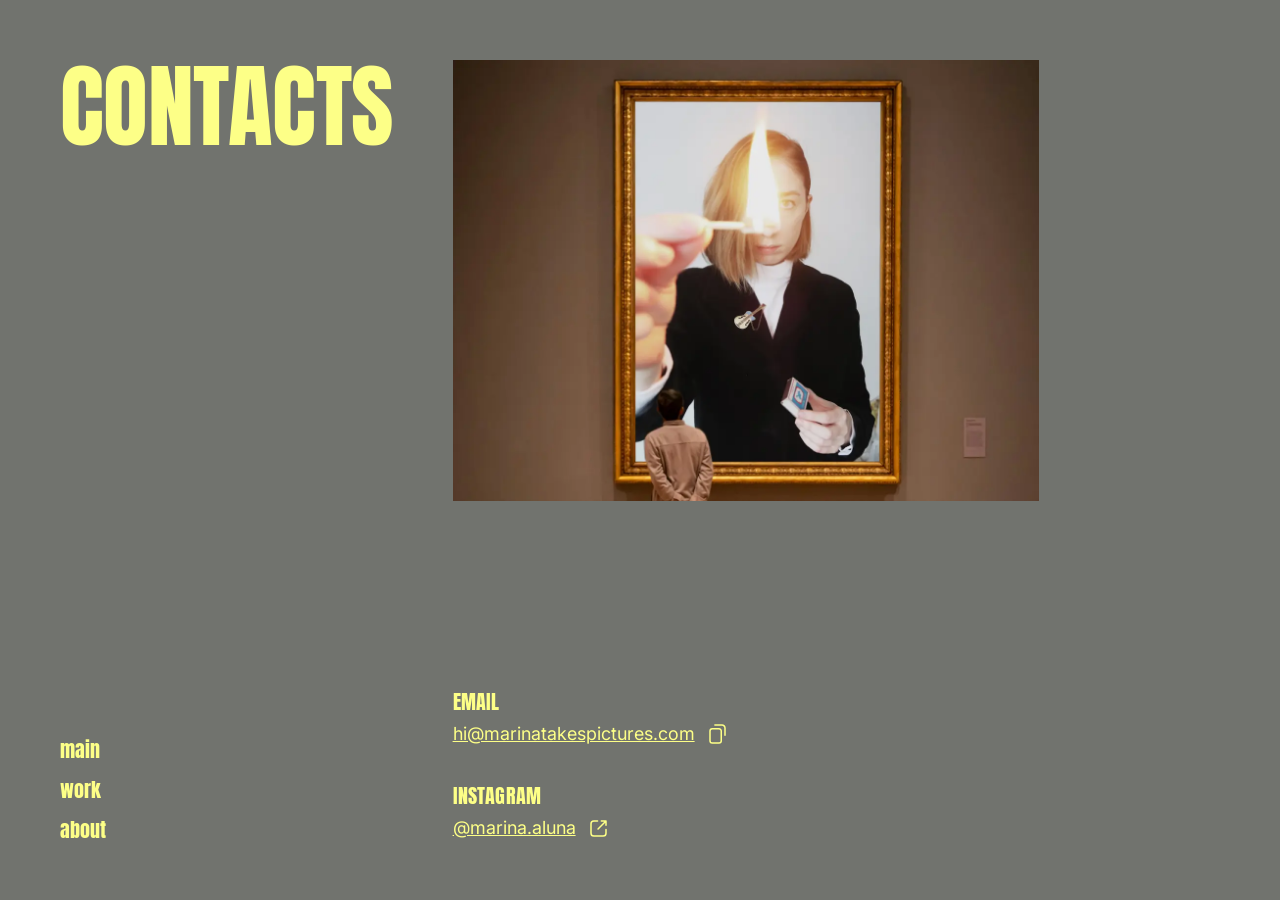
<file: contacts.html>
<!DOCTYPE html>
<html lang="en">
<head>
<meta charset="UTF-8">
<meta name="viewport" content="width=device-width, initial-scale=1.0">
<title>Contacts — Marina Agliullina</title>

<!-- Fonts are self-hosted via @font-face in style.css -->
<link rel="preload" href="assets/fonts/anton.woff2" as="font" type="font/woff2" crossorigin>
<link rel="preload" href="assets/fonts/Inter-VariableFont_opsz%2Cwght.ttf" as="font" type="font/ttf" crossorigin>
<link rel="stylesheet" href="style.css?v=2">
</head>
<body class="content-page contacts-page">

<main class="page">
  <h1 class="page-title">CONTACTS</h1>

  <div class="page-content contacts-content">
    <!-- Hidden below 1200px via CSS — mobile has no photo on this page -->
    <img class="contacts-photo" src="assets/images/contacts.webp" alt="" aria-hidden="true">

    <div class="contact-info">
      <div class="contact-section">
        <h2>Email</h2>
        <a href="#" class="contact-link" id="email-link" data-email="hi@marinatakespictures.com">
          <span class="contact-link__text">hi@marinatakespictures.com</span>
          <svg class="icon" viewBox="0 0 24 24" fill="none" xmlns="http://www.w3.org/2000/svg" aria-hidden="true">
            <path d="M20 13.1251L20 6.00003C20 4.34317 18.6568 3.00002 17 3.00004L9.875 3.00012M14 21.0001L7.25 21.0001C6.00736 21.0001 5 19.9928 5 18.7501L5 9.00012C5 7.75748 6.00736 6.75012 7.25 6.75012L14 6.75012C15.2426 6.75011 16.25 7.75748 16.25 9.00012L16.25 18.7501C16.25 19.9928 15.2426 21.0001 14 21.0001Z" stroke="currentColor" stroke-width="1.5" stroke-linecap="round"/>
          </svg>
        </a>
      </div>

      <div class="contact-section">
        <h2>Instagram</h2>
        <!-- Plain https link — iOS/Android already open Instagram's own app
             automatically for these URLs when it's installed, via Instagram's
             universal/app-link setup. No custom app-detection JS needed. -->
        <a href="https://www.instagram.com/marina.aluna" class="contact-link" target="_blank" rel="noopener noreferrer">
          <span class="contact-link__text">@marina.aluna</span>
          <svg class="icon" viewBox="0 0 24 24" fill="none" xmlns="http://www.w3.org/2000/svg" aria-hidden="true">
            <path d="M11.5625 5H7.8125C6.2592 5 5 6.25919 5 7.81248V17.1875C5 18.7408 6.2592 20 7.8125 20H17.1875C18.7408 20 20 18.7408 20 17.1875V13.4375M20 9.21884V5L15.312 5.00023M20 5L12.0306 12.9685" stroke="currentColor" stroke-width="1.5" stroke-linecap="round" stroke-linejoin="round"/>
          </svg>
        </a>
      </div>
    </div>
  </div>
</main>

<div class="menu-backdrop" aria-hidden="true"></div>

<nav class="menu" aria-label="Primary">
  <a href="index.html" class="menu__item menu__item--left">main</a>
  <a href="work.html" class="menu__item menu__item--center">work</a>
  <a href="about.html" class="menu__item menu__item--right">about</a>
</nav>

<script src="layout.js"></script>
<script src="contacts.js"></script>
<script src="contacts-photo.js"></script>
</body>
</html>
</file>
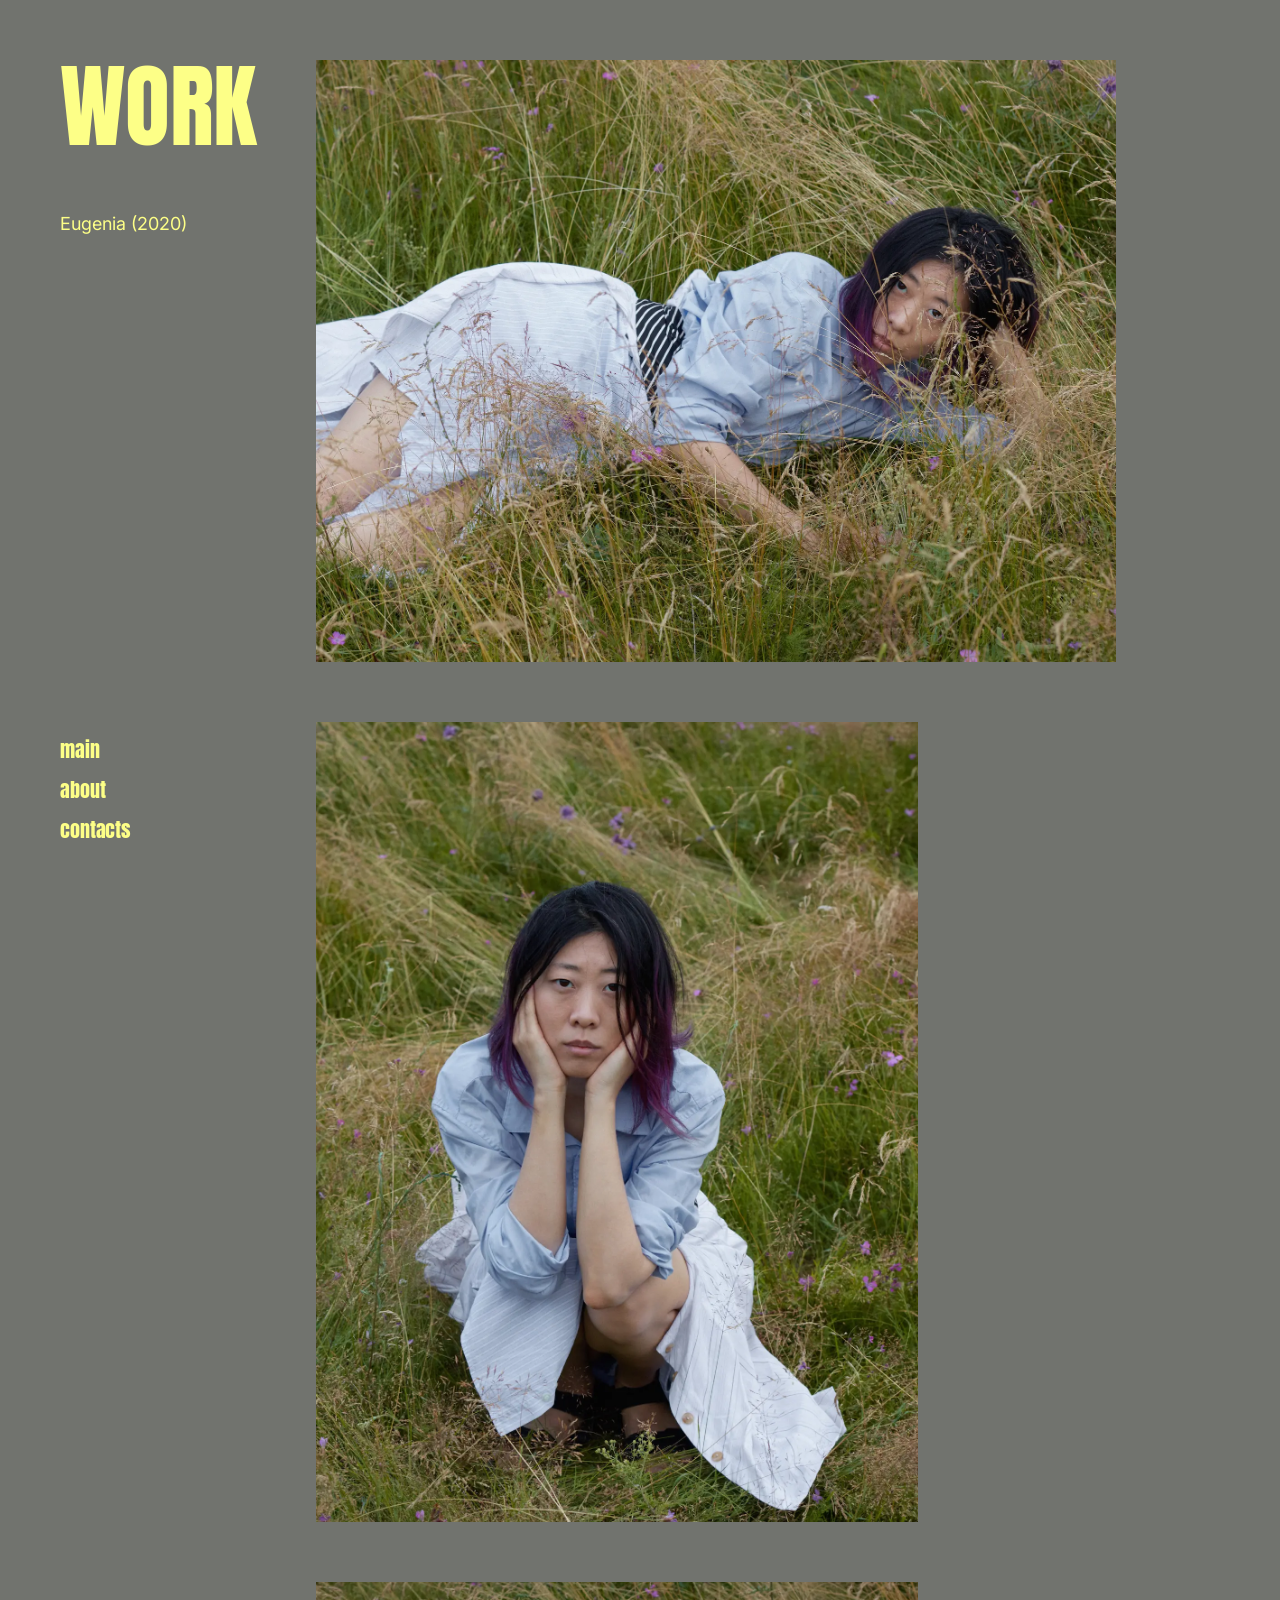
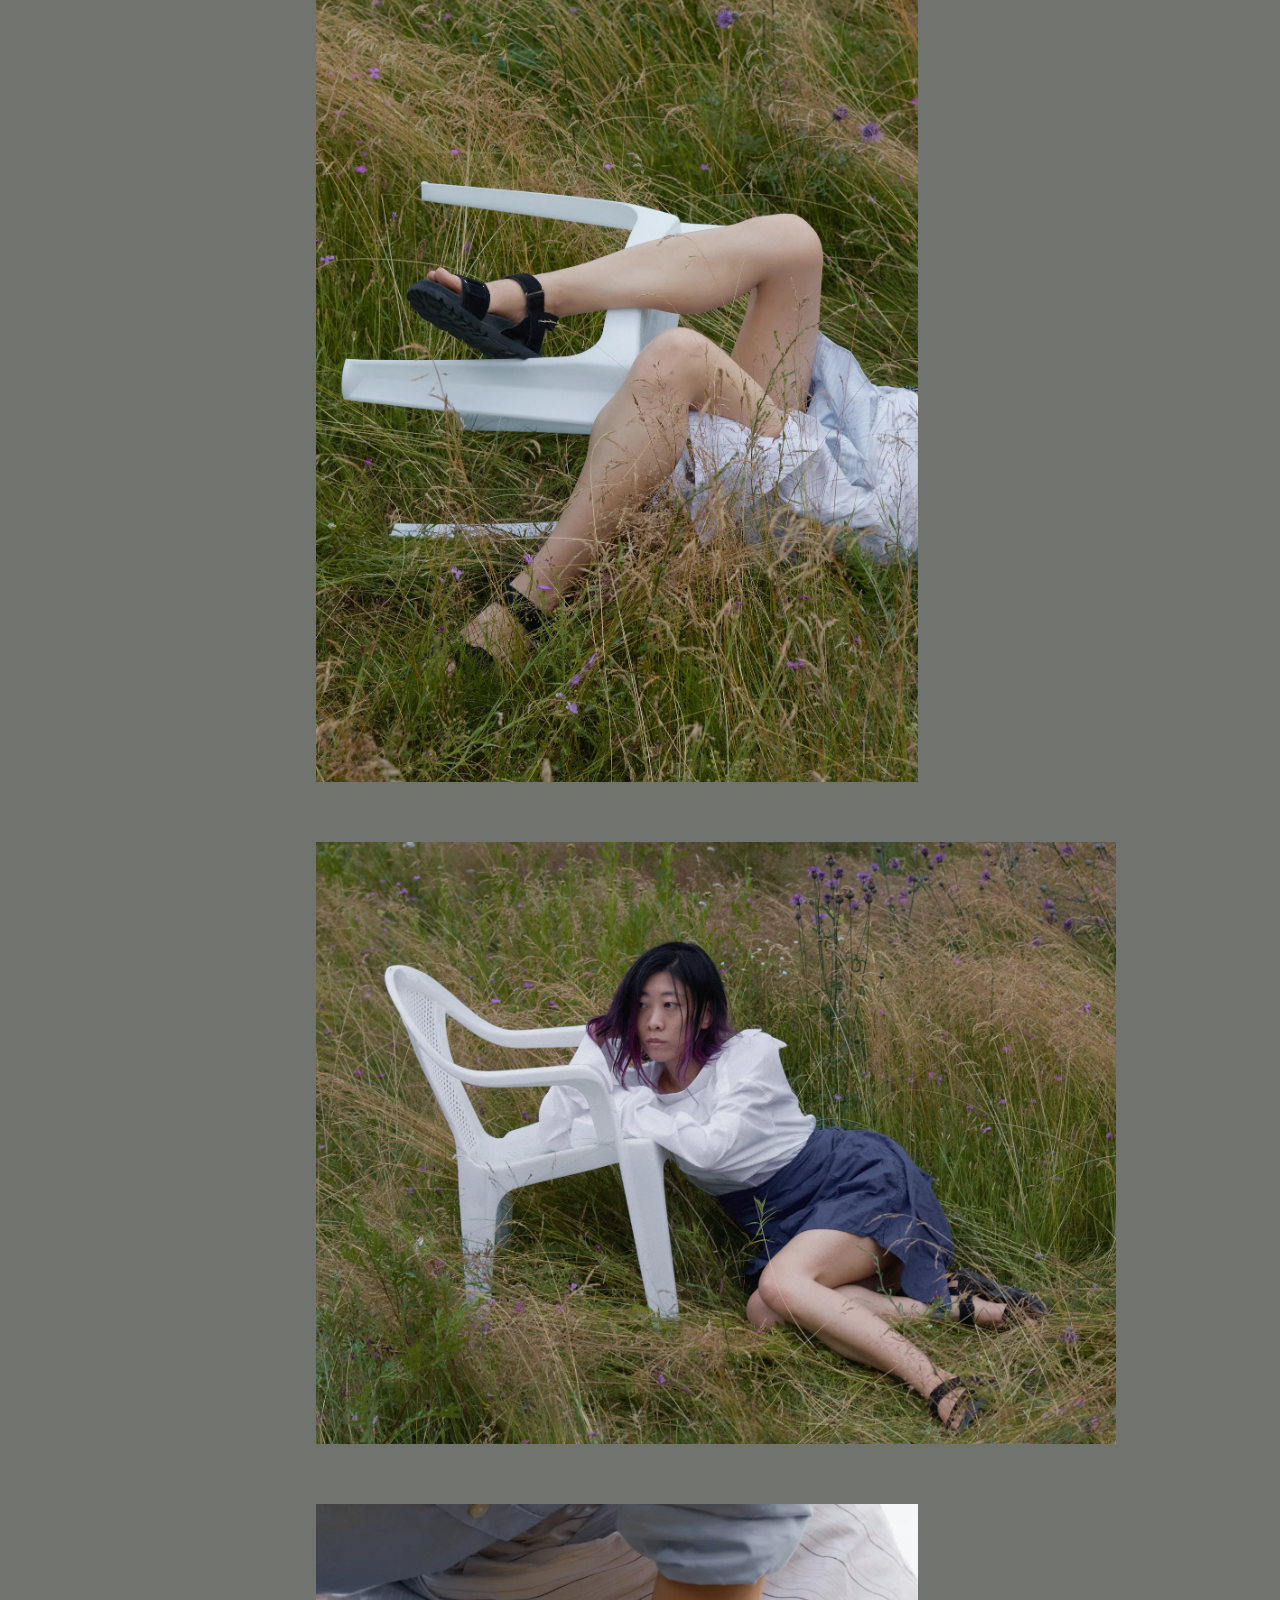
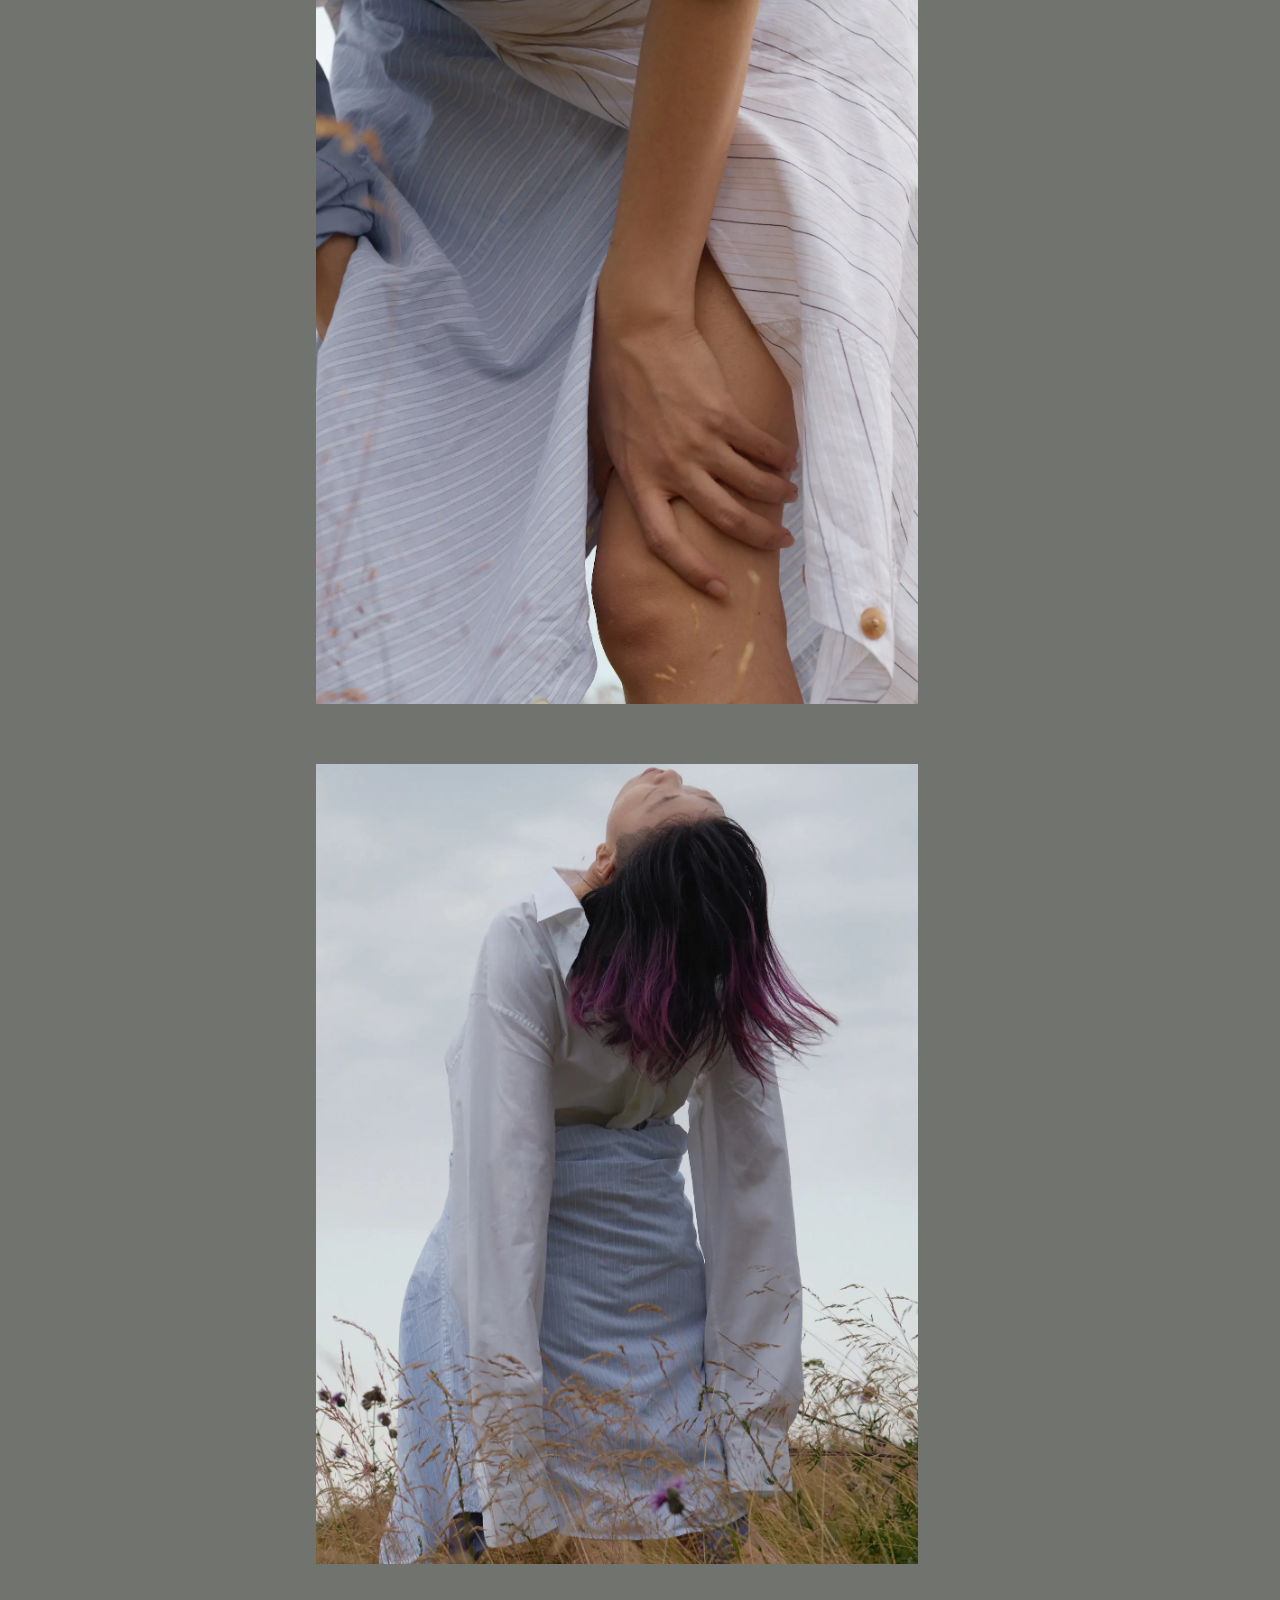
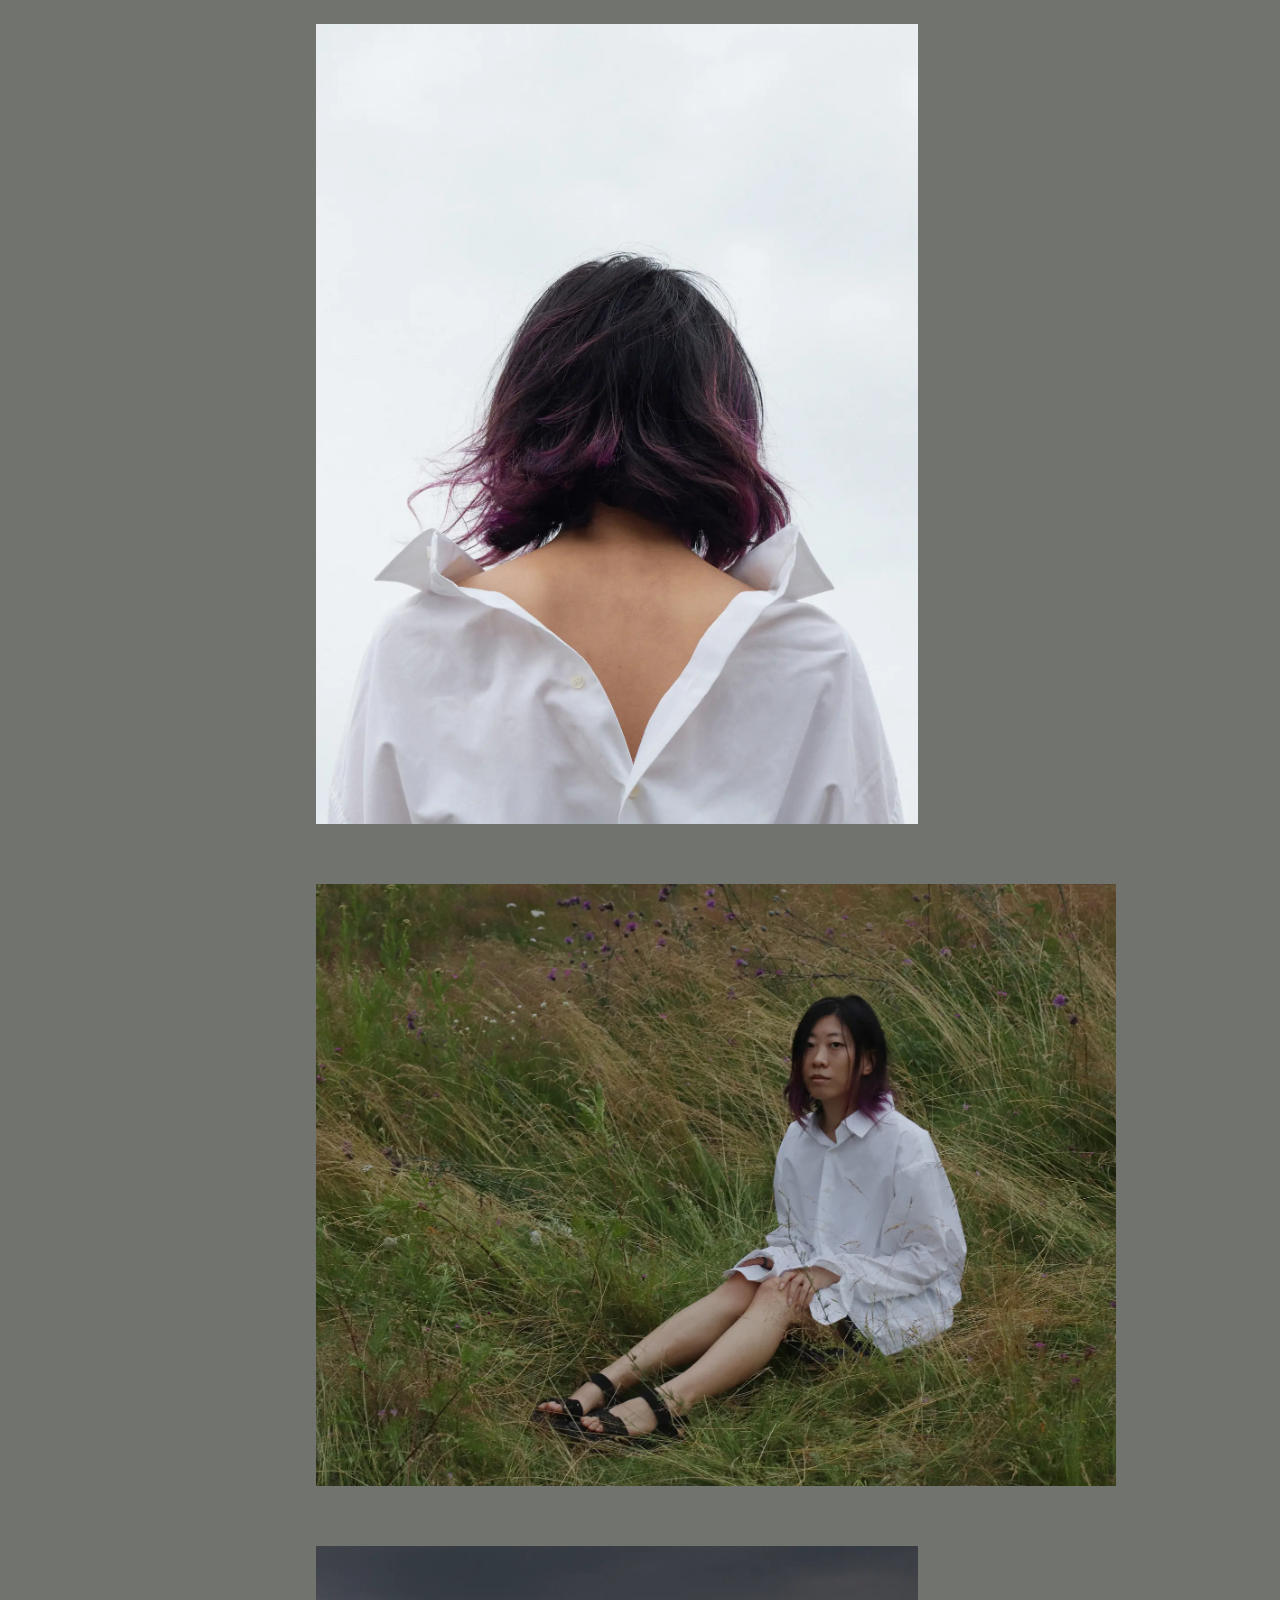
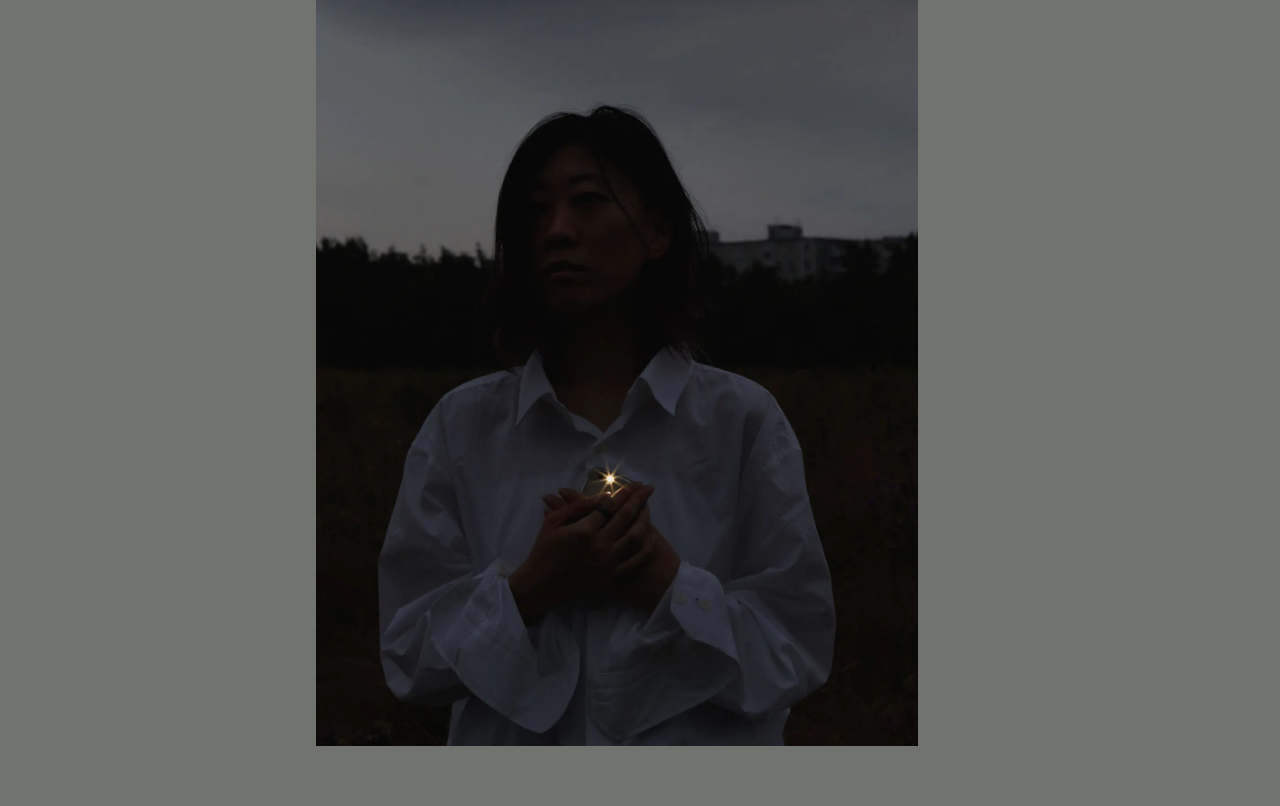
<file: euginia-2020.html>
<!DOCTYPE html>
<html lang="en">
<head>
<meta charset="UTF-8">
<meta name="viewport" content="width=device-width, initial-scale=1.0">
<title>Eugenia (2020) — Marina Agliullina</title>

<!-- Fonts are self-hosted via @font-face in style.css -->
<link rel="preload" href="assets/fonts/anton.woff2" as="font" type="font/woff2" crossorigin>
<link rel="preload" href="assets/fonts/Inter-VariableFont_opsz%2Cwght.ttf" as="font" type="font/ttf" crossorigin>
<link rel="stylesheet" href="style.css?v=2">
</head>
<body class="content-page gallery-detail-page">

<main class="page">
  <div class="page-title">
    <h1><a href="work.html">WORK</a></h1>
    <h2 class="gallery-title">Eugenia (2020)</h2>
  </div>

  <div class="page-content">
    <div class="gallery-images">
      <img class="gallery-image" src="assets/images/galleries/euginia-2020/01.webp" alt="Eugenia (2020) photograph 1">
      <img class="gallery-image" src="assets/images/galleries/euginia-2020/02.webp" alt="Eugenia (2020) photograph 2">
      <img class="gallery-image" src="assets/images/galleries/euginia-2020/03.webp" alt="Eugenia (2020) photograph 3">
      <img class="gallery-image" src="assets/images/galleries/euginia-2020/04.webp" alt="Eugenia (2020) photograph 4">
      <img class="gallery-image" src="assets/images/galleries/euginia-2020/05.webp" alt="Eugenia (2020) photograph 5">
      <img class="gallery-image" src="assets/images/galleries/euginia-2020/06.webp" alt="Eugenia (2020) photograph 6">
      <img class="gallery-image" src="assets/images/galleries/euginia-2020/07.webp" alt="Eugenia (2020) photograph 7">
      <img class="gallery-image" src="assets/images/galleries/euginia-2020/08.webp" alt="Eugenia (2020) photograph 8">
      <img class="gallery-image" src="assets/images/galleries/euginia-2020/09.webp" alt="Eugenia (2020) photograph 9">
    </div>
  </div>
</main>

<div class="menu-backdrop" aria-hidden="true"></div>

<!-- Same menu as the Work page — this belongs to the Work section -->
<nav class="menu" aria-label="Primary">
  <a href="about.html" class="menu__item menu__item--left">about</a>
  <a href="index.html" class="menu__item menu__item--center">main</a>
  <a href="contacts.html" class="menu__item menu__item--right">contacts</a>
</nav>

<script src="layout.js"></script>
<script src="gallery-images.js"></script>
</body>
</html>
</file>
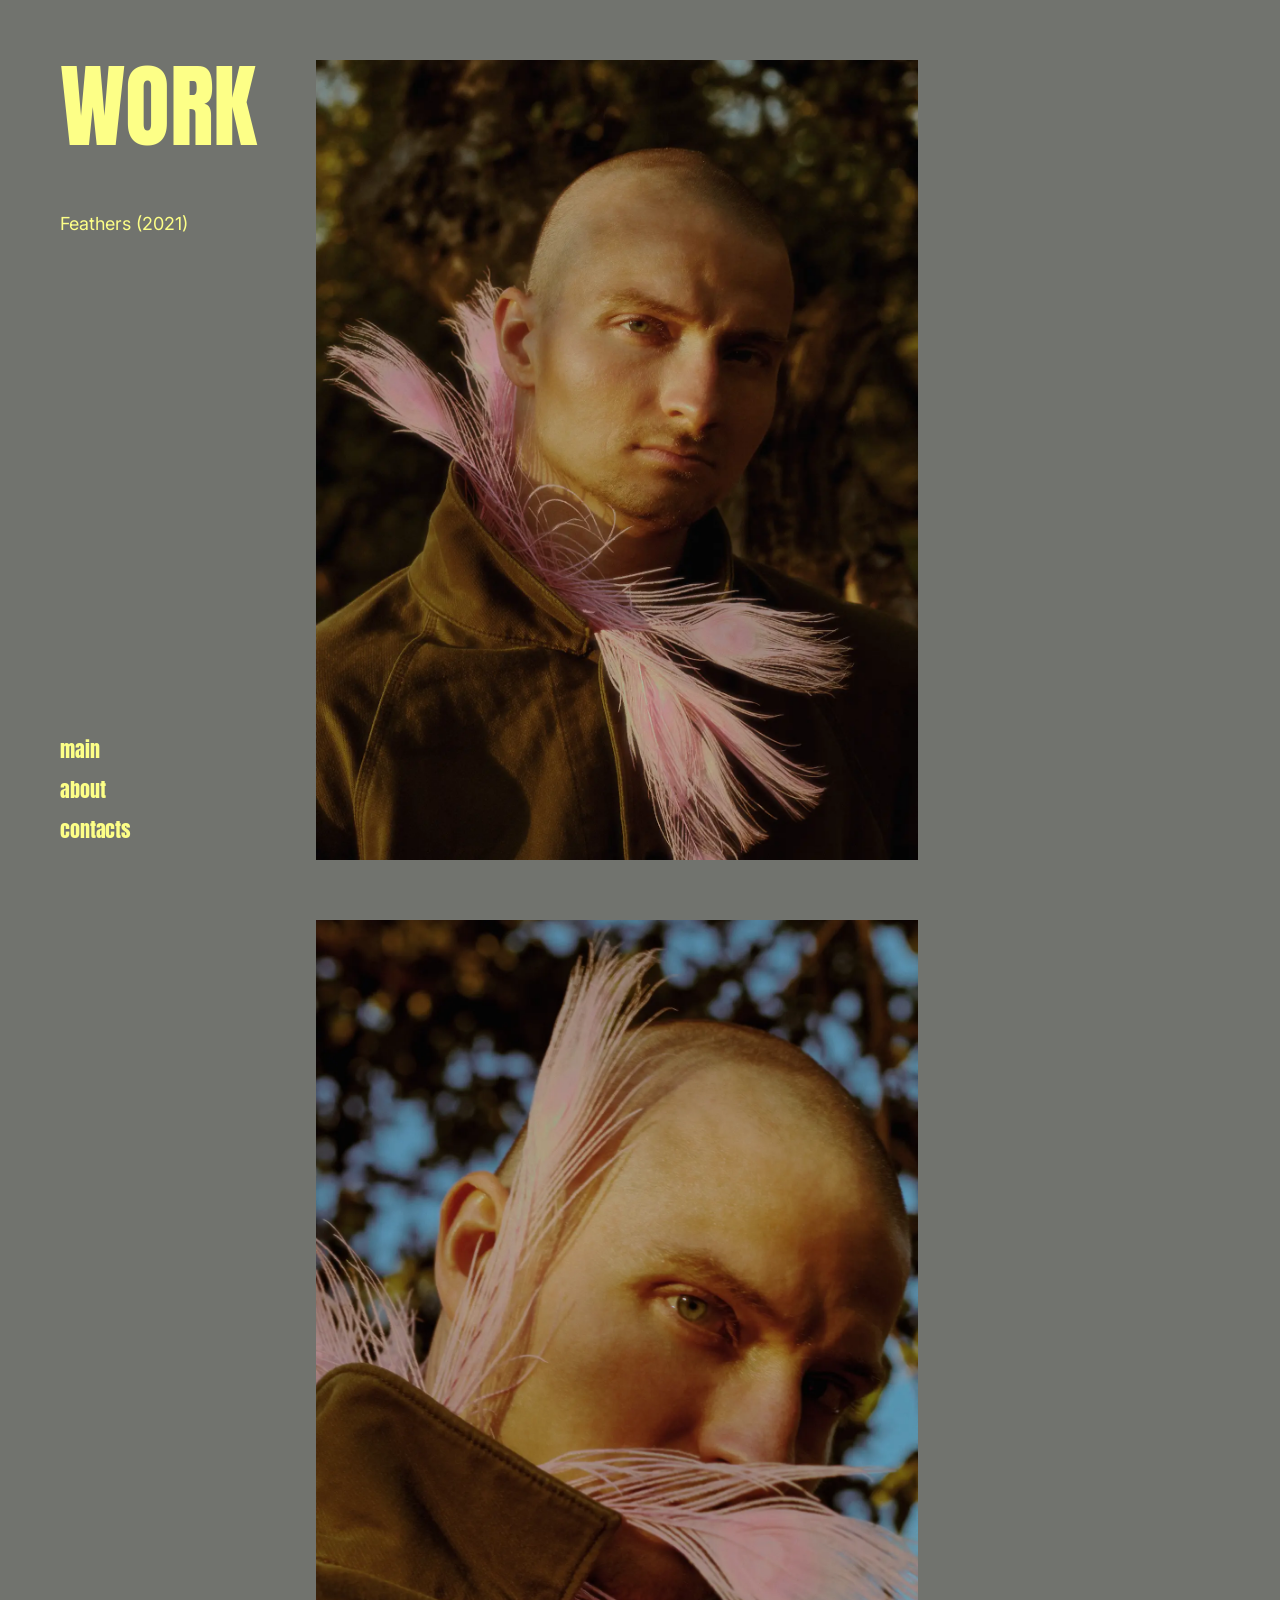
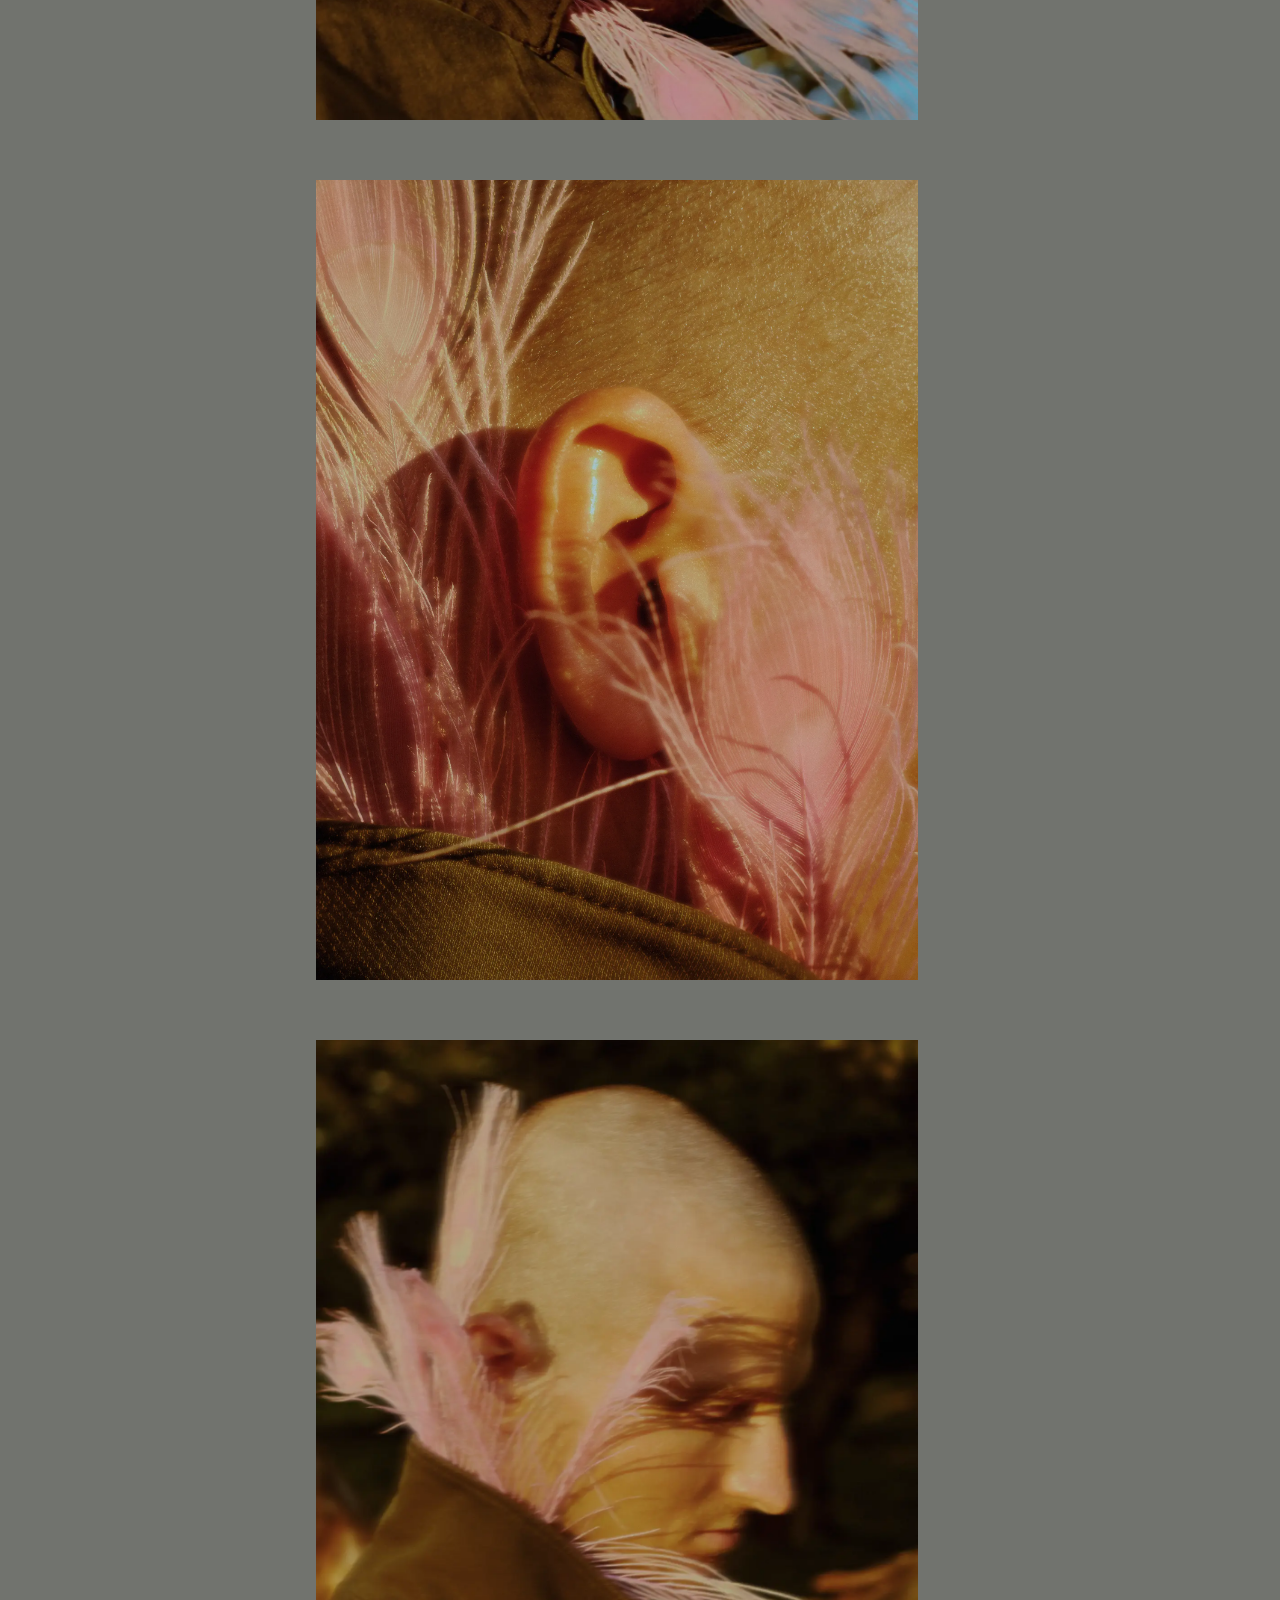
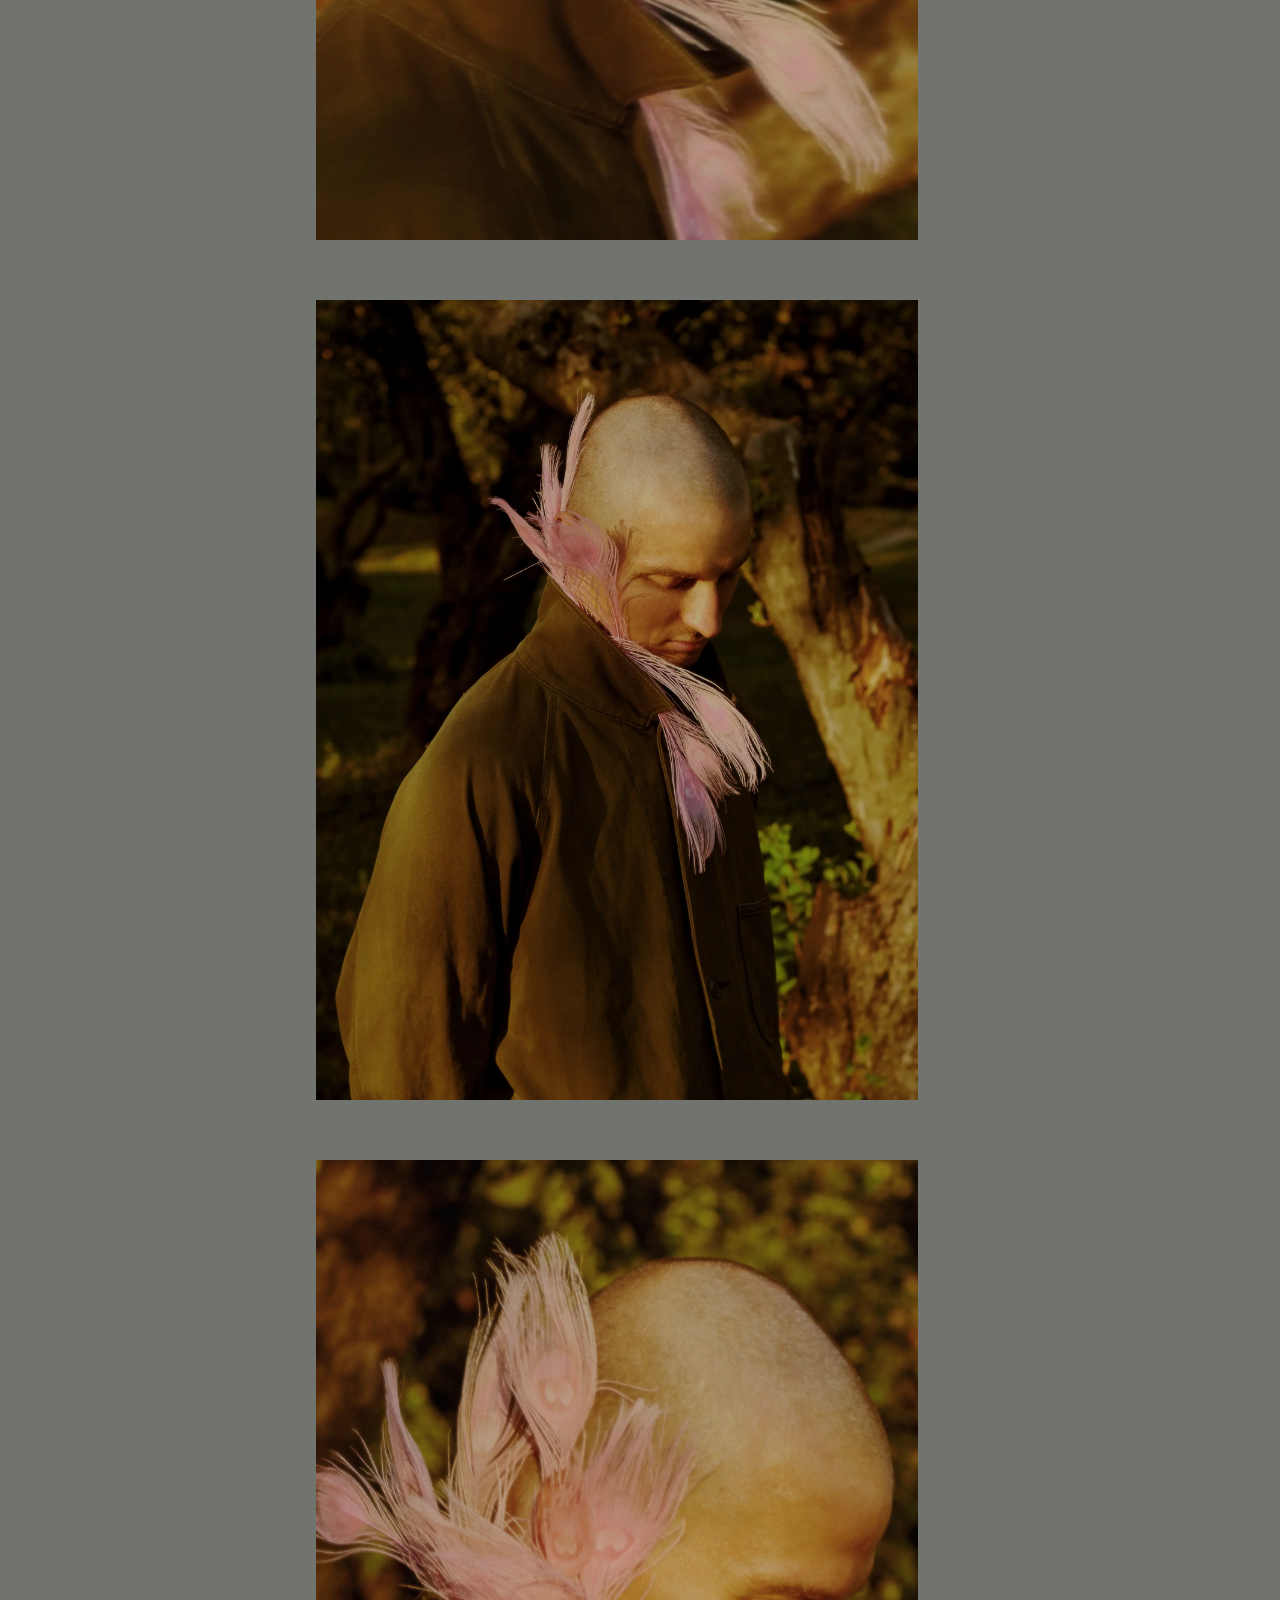
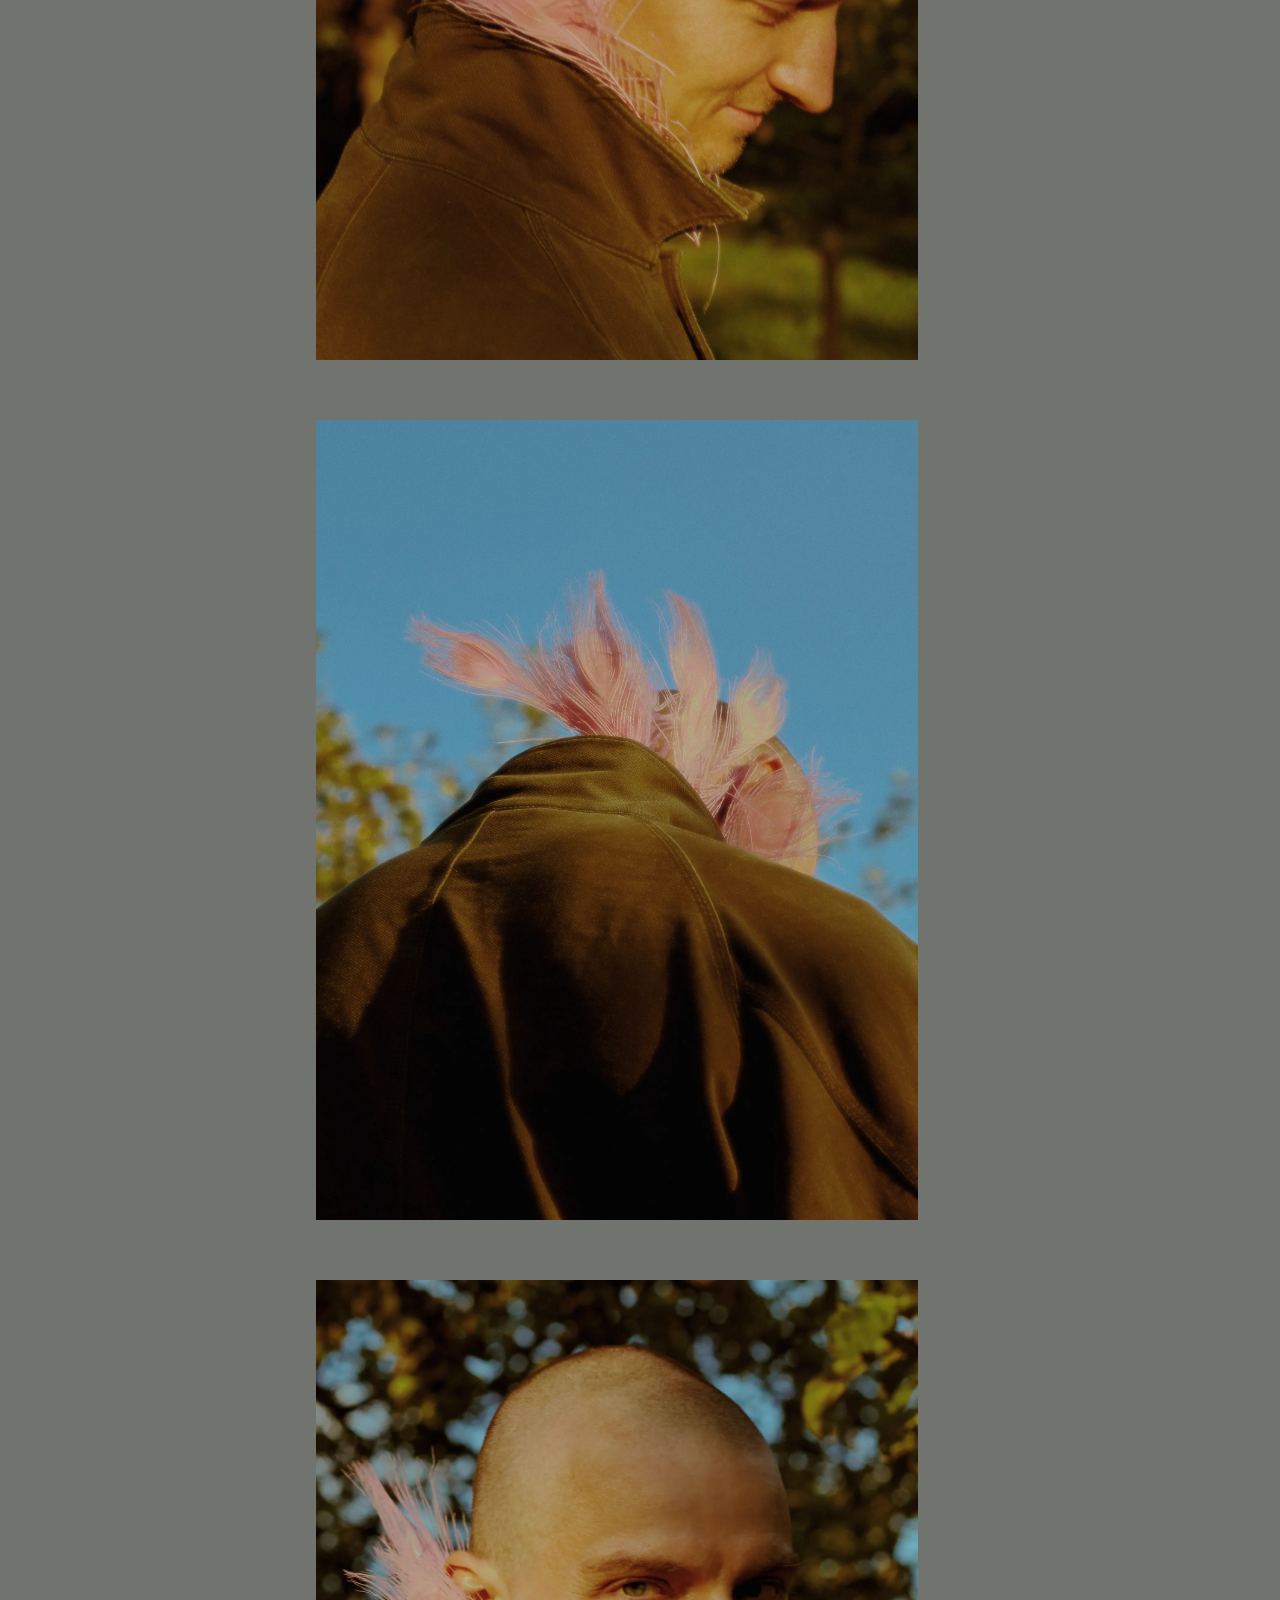
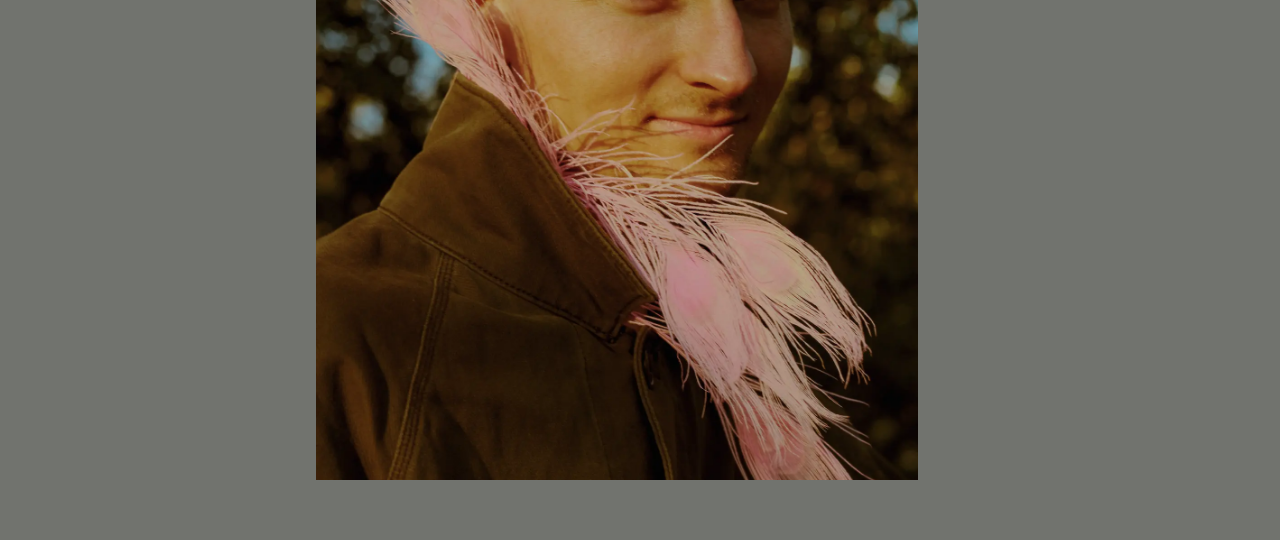
<file: feathers-2021.html>
<!DOCTYPE html>
<html lang="en">
<head>
<meta charset="UTF-8">
<meta name="viewport" content="width=device-width, initial-scale=1.0">
<title>Feathers (2021) — Marina Agliullina</title>

<!-- Fonts are self-hosted via @font-face in style.css -->
<link rel="preload" href="assets/fonts/anton.woff2" as="font" type="font/woff2" crossorigin>
<link rel="preload" href="assets/fonts/Inter-VariableFont_opsz%2Cwght.ttf" as="font" type="font/ttf" crossorigin>
<link rel="stylesheet" href="style.css?v=2">
</head>
<body class="content-page gallery-detail-page">

<main class="page">
  <div class="page-title">
    <h1><a href="work.html">WORK</a></h1>
    <h2 class="gallery-title">Feathers (2021)</h2>
  </div>

  <div class="page-content">
    <div class="gallery-images">
      <img class="gallery-image" src="assets/images/galleries/feathers-2021/01.webp" alt="Feathers (2021) photograph 1">
      <img class="gallery-image" src="assets/images/galleries/feathers-2021/02.webp" alt="Feathers (2021) photograph 2">
      <img class="gallery-image" src="assets/images/galleries/feathers-2021/03.webp" alt="Feathers (2021) photograph 3">
      <img class="gallery-image" src="assets/images/galleries/feathers-2021/04.webp" alt="Feathers (2021) photograph 4">
      <img class="gallery-image" src="assets/images/galleries/feathers-2021/05.webp" alt="Feathers (2021) photograph 5">
      <img class="gallery-image" src="assets/images/galleries/feathers-2021/06.webp" alt="Feathers (2021) photograph 6">
      <img class="gallery-image" src="assets/images/galleries/feathers-2021/07.webp" alt="Feathers (2021) photograph 7">
      <img class="gallery-image" src="assets/images/galleries/feathers-2021/08.webp" alt="Feathers (2021) photograph 8">
    </div>
  </div>
</main>

<div class="menu-backdrop" aria-hidden="true"></div>

<!-- Same menu as the Work page — this belongs to the Work section -->
<nav class="menu" aria-label="Primary">
  <a href="about.html" class="menu__item menu__item--left">about</a>
  <a href="index.html" class="menu__item menu__item--center">main</a>
  <a href="contacts.html" class="menu__item menu__item--right">contacts</a>
</nav>

<script src="layout.js"></script>
<script src="gallery-images.js"></script>
</body>
</html>
</file>
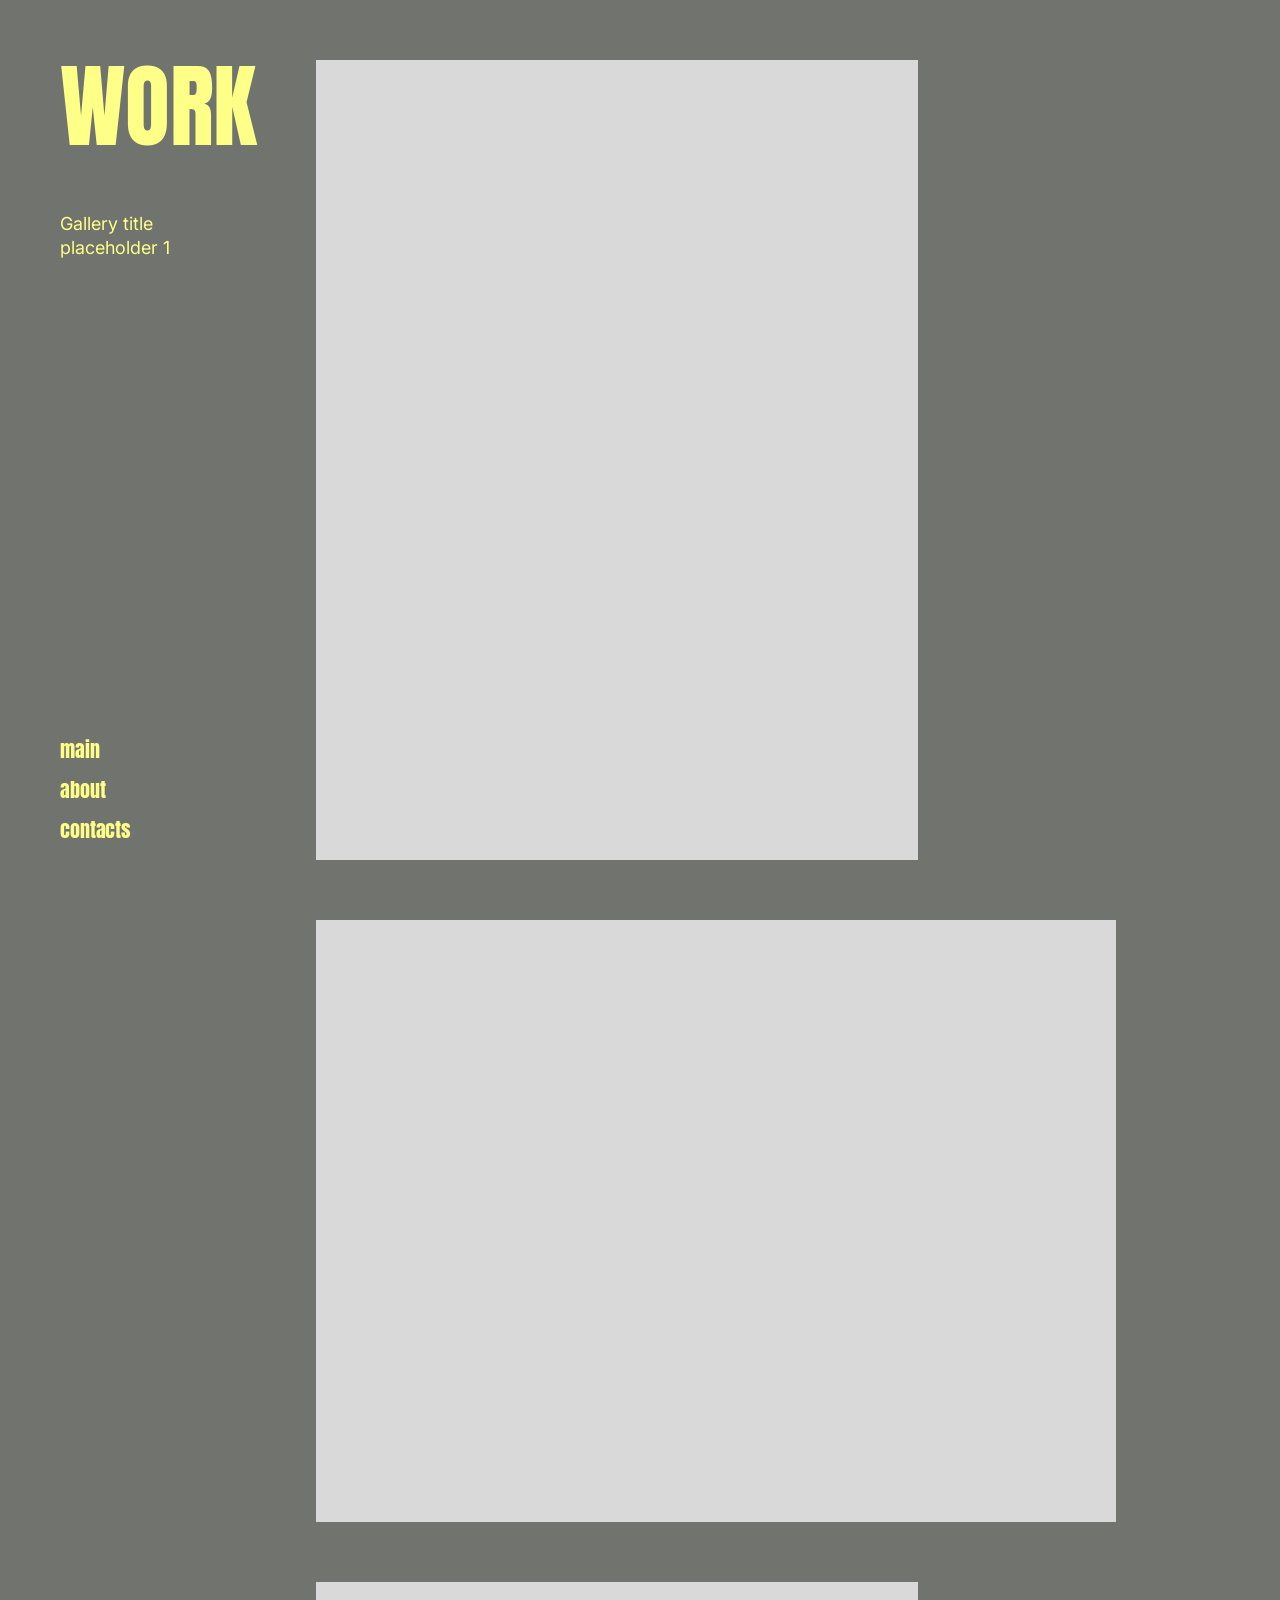
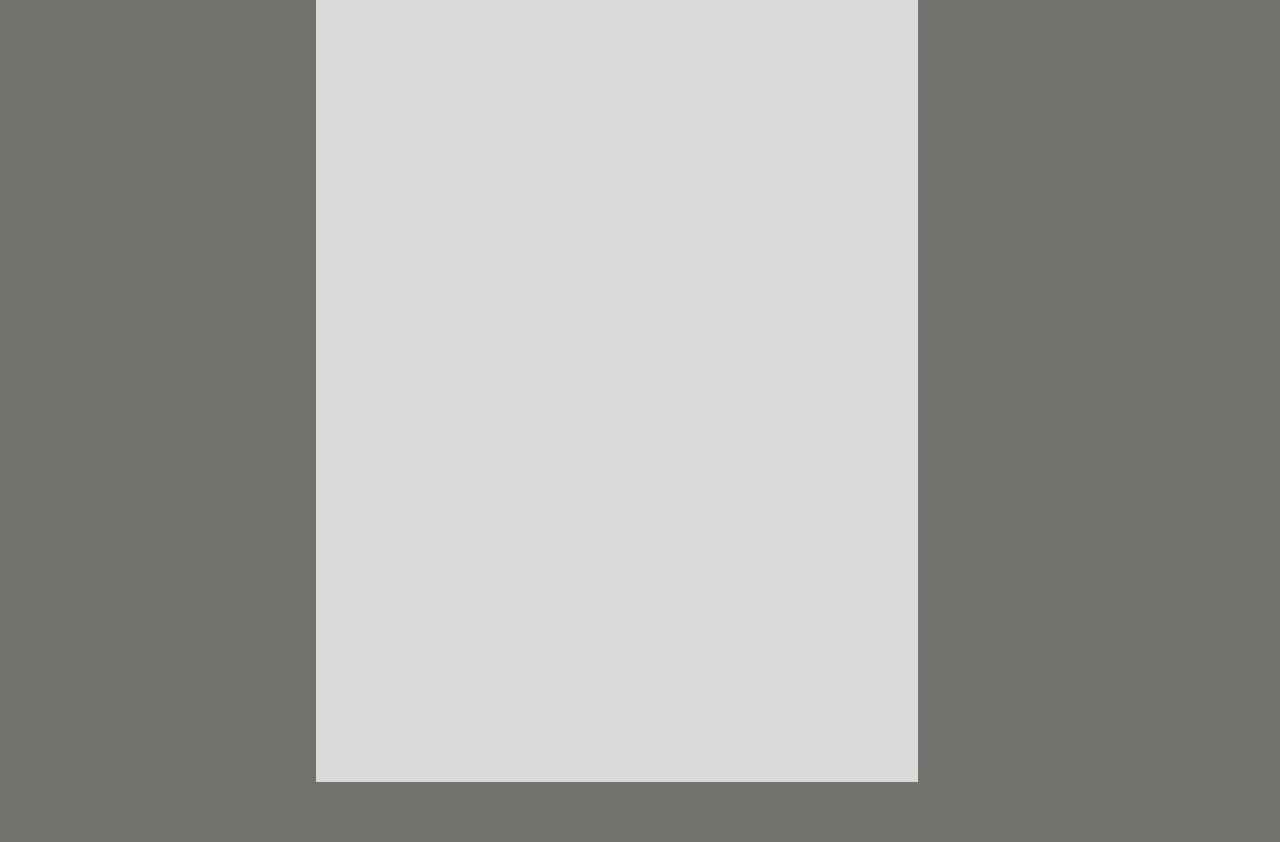
<file: gallery.html>
<!DOCTYPE html>
<html lang="en">
<head>
<meta charset="UTF-8">
<meta name="viewport" content="width=device-width, initial-scale=1.0">
<title>Gallery title placeholder 1 — Marina Agliullina</title>

<!-- Fonts are self-hosted via @font-face in style.css -->
<link rel="preload" href="assets/fonts/anton.woff2" as="font" type="font/woff2" crossorigin>
<link rel="preload" href="assets/fonts/Inter-VariableFont_opsz%2Cwght.ttf" as="font" type="font/ttf" crossorigin>
<link rel="stylesheet" href="style.css?v=2">
</head>
<body class="content-page gallery-detail-page">

<main class="page">
  <div class="page-title">
    <h1>WORK</h1>
    <h2 class="gallery-title">Gallery title placeholder 1</h2>
  </div>

  <div class="page-content">
    <div class="gallery-images">
      <div class="gallery-image gallery-image--portrait" aria-hidden="true"></div>
      <div class="gallery-image gallery-image--landscape" aria-hidden="true"></div>
      <div class="gallery-image gallery-image--portrait" aria-hidden="true"></div>
    </div>
  </div>
</main>

<div class="menu-backdrop" aria-hidden="true"></div>

<!-- Same menu as the Work page — this belongs to the Work section -->
<nav class="menu" aria-label="Primary">
  <a href="about.html" class="menu__item menu__item--left">about</a>
  <a href="index.html" class="menu__item menu__item--center">main</a>
  <a href="contacts.html" class="menu__item menu__item--right">contacts</a>
</nav>

<script src="layout.js"></script>
</body>
</html>
</file>
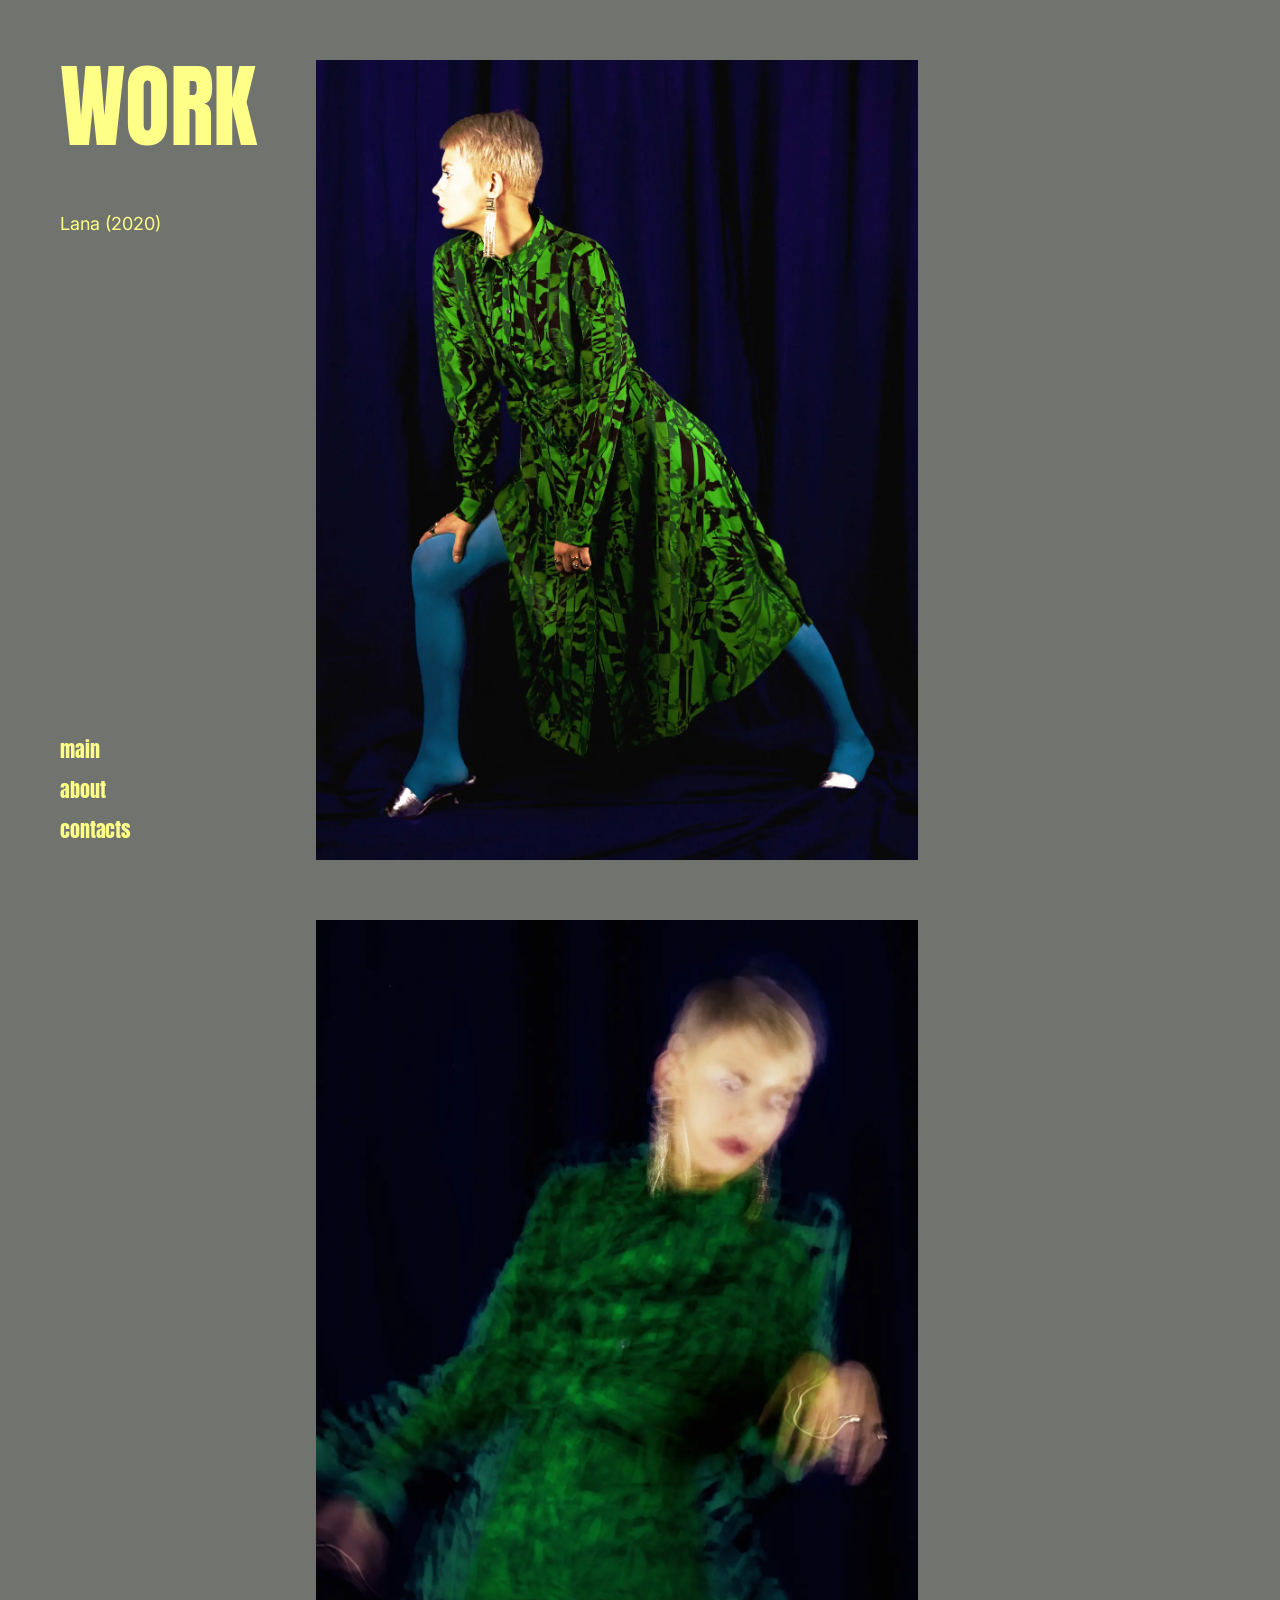
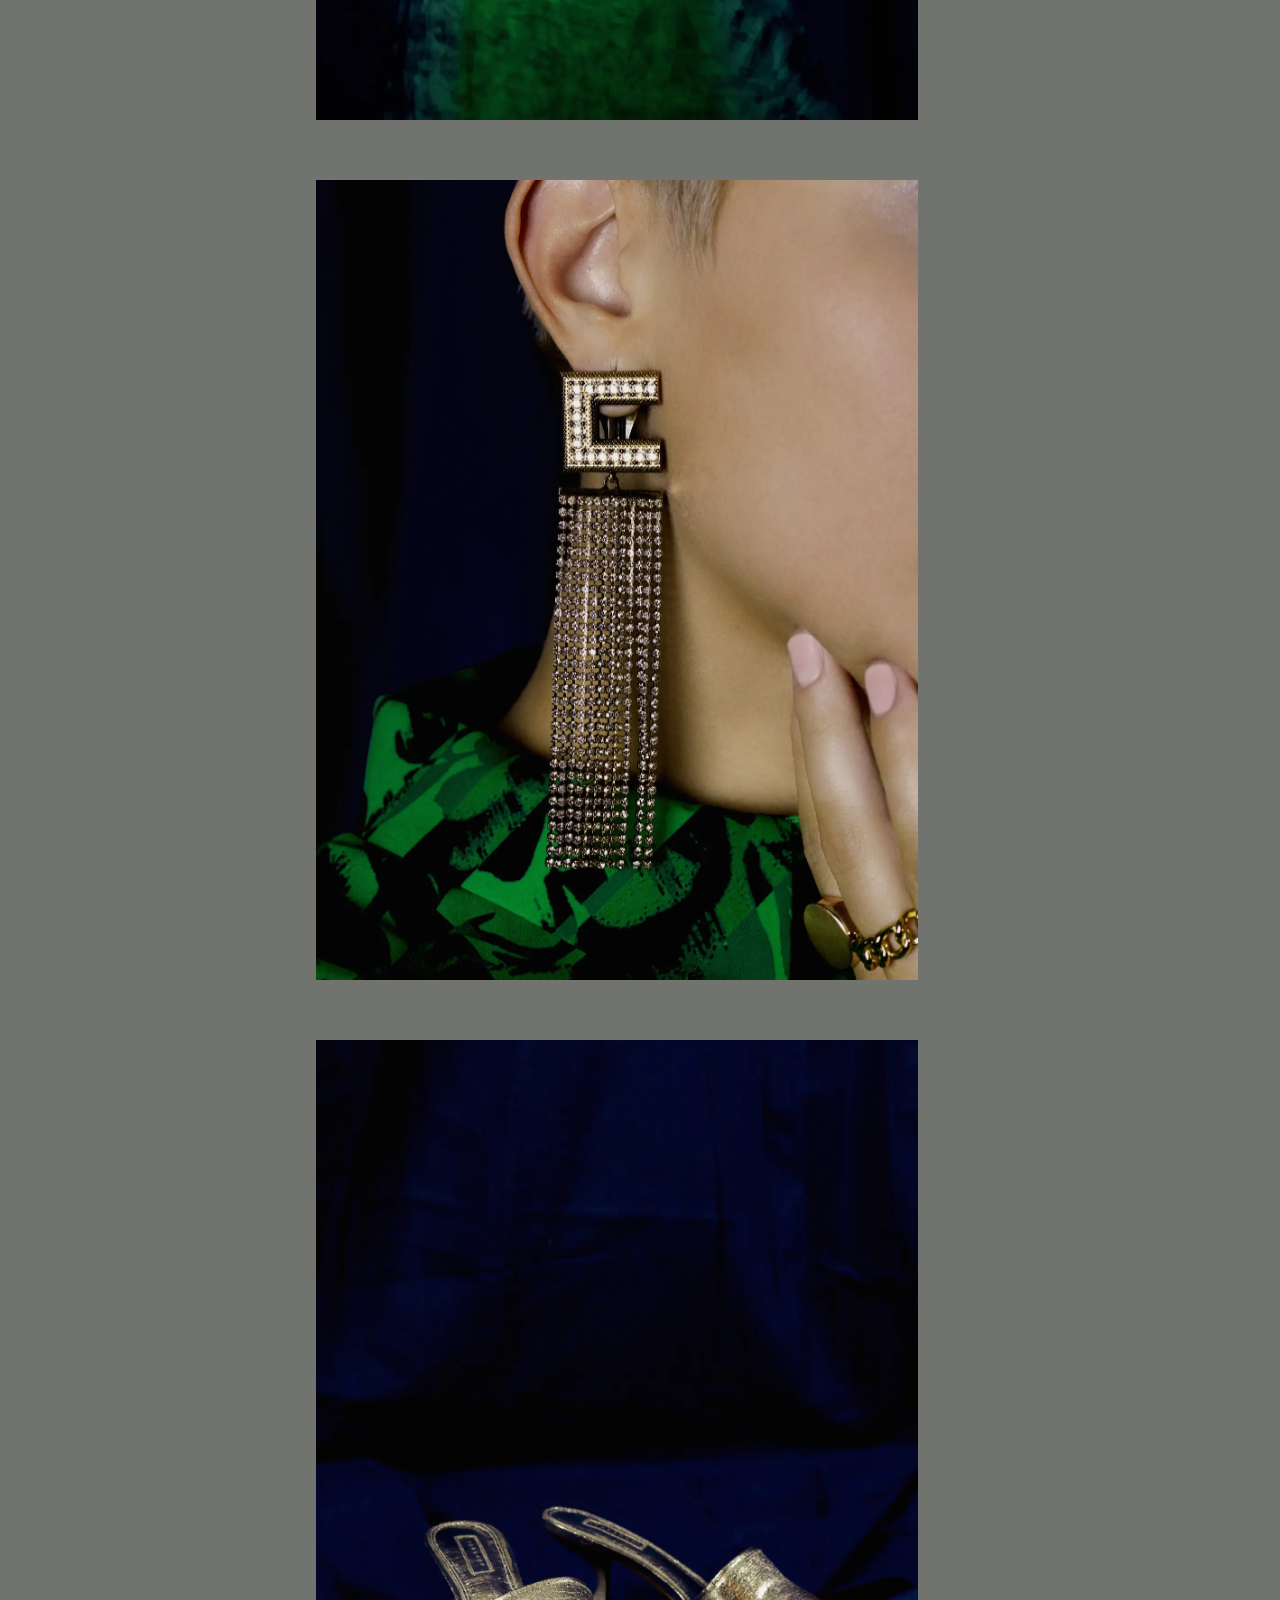
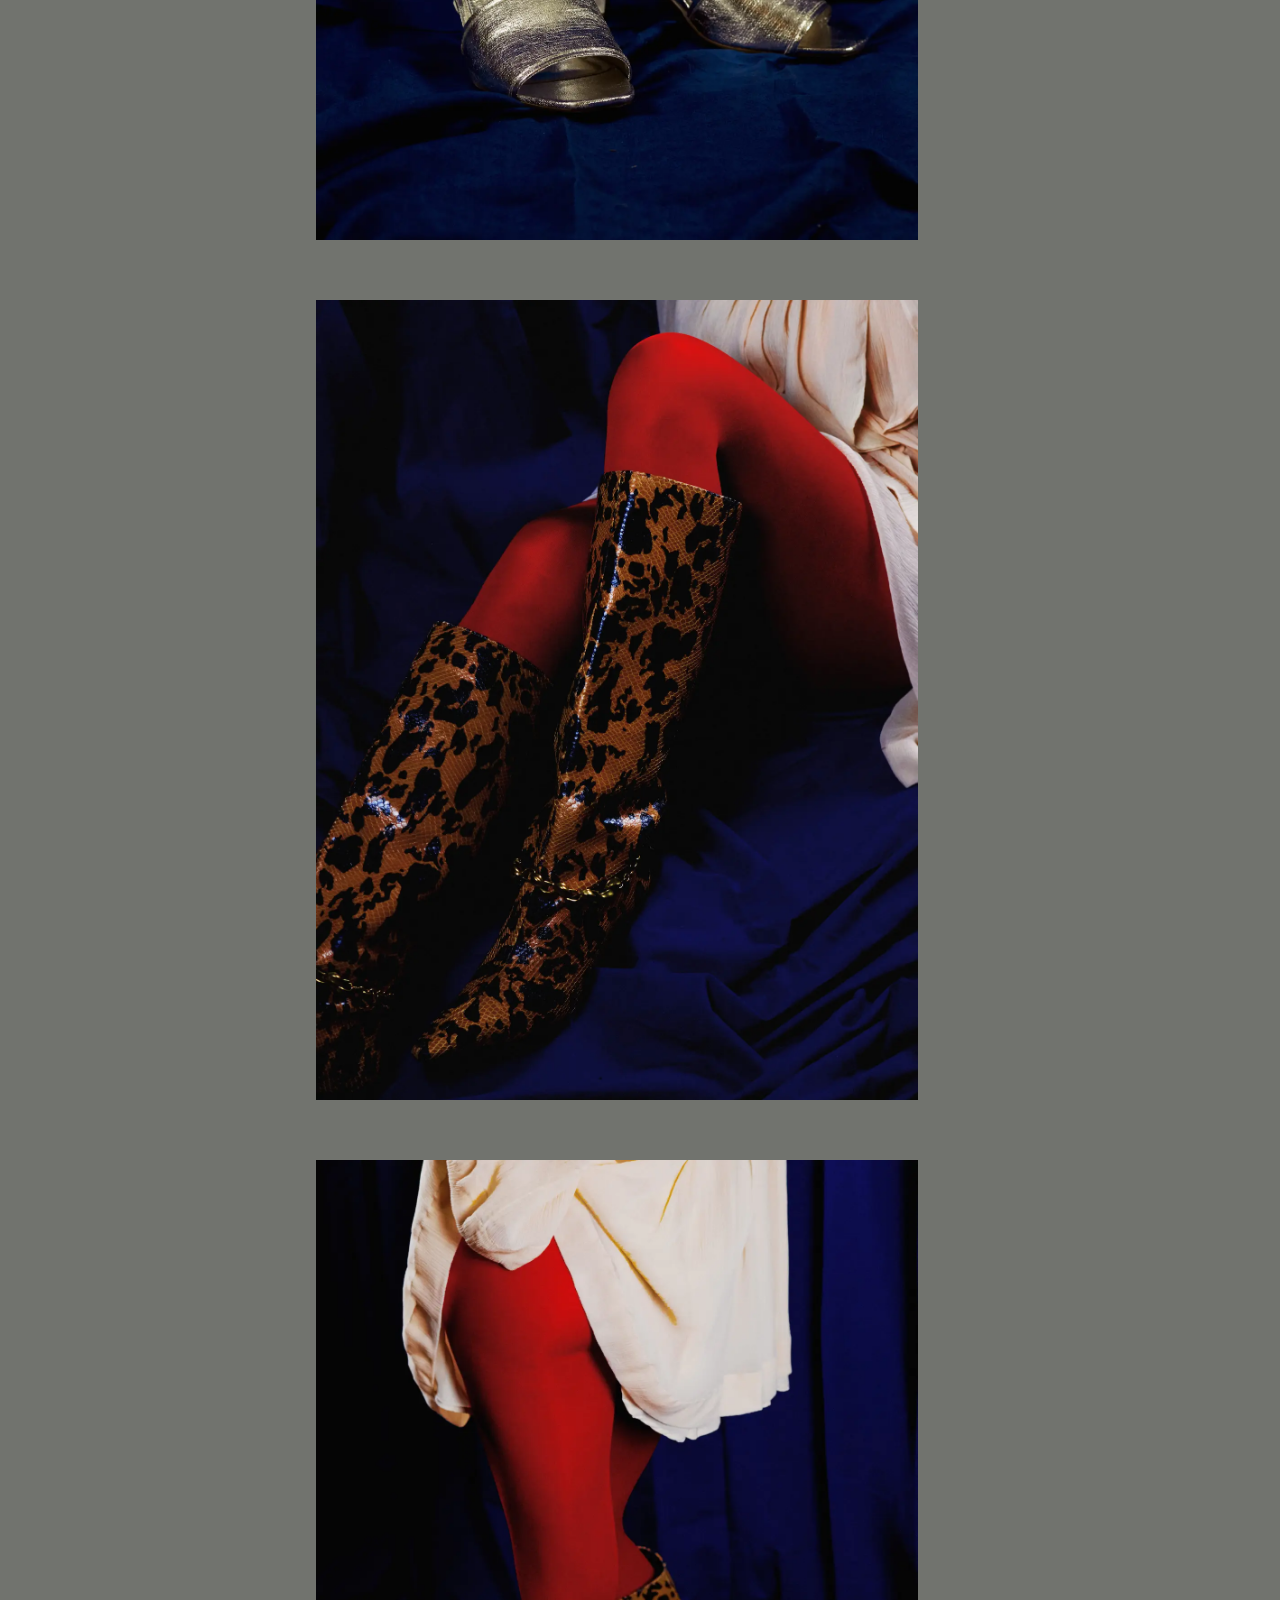
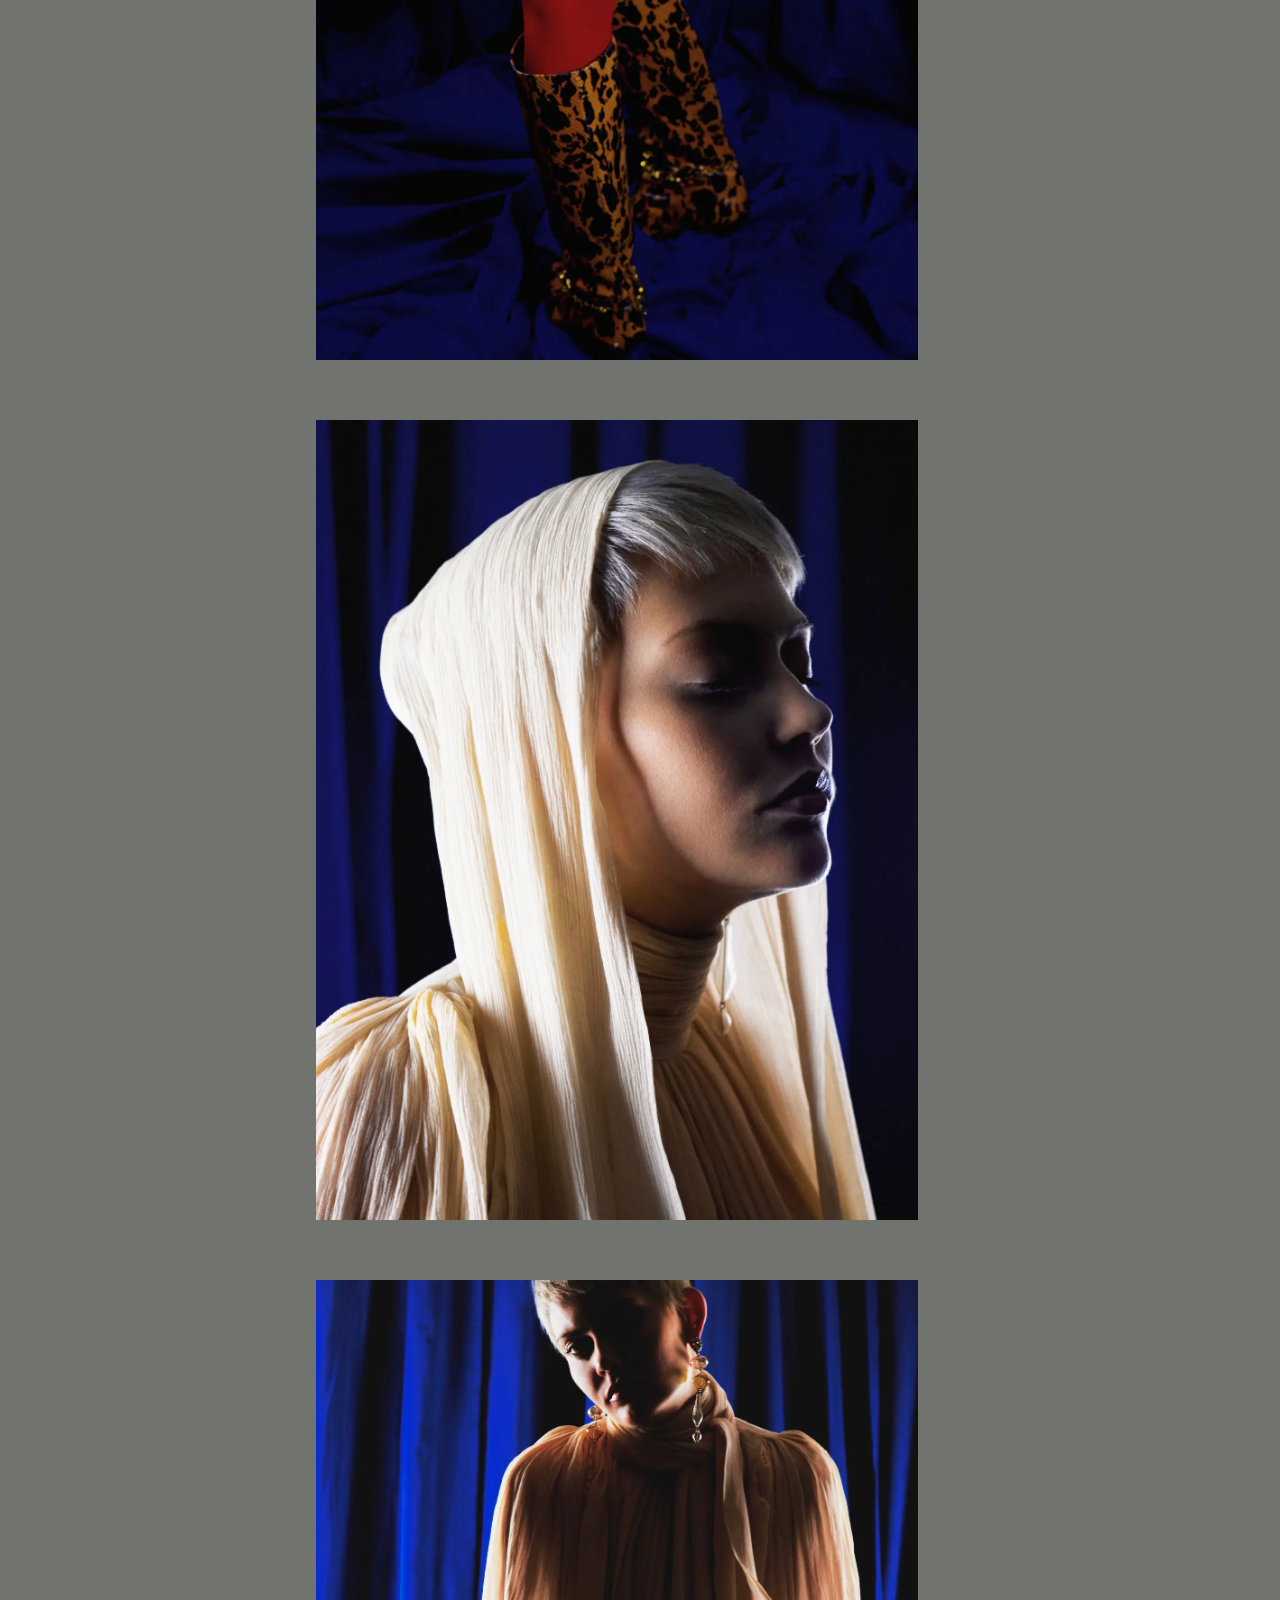
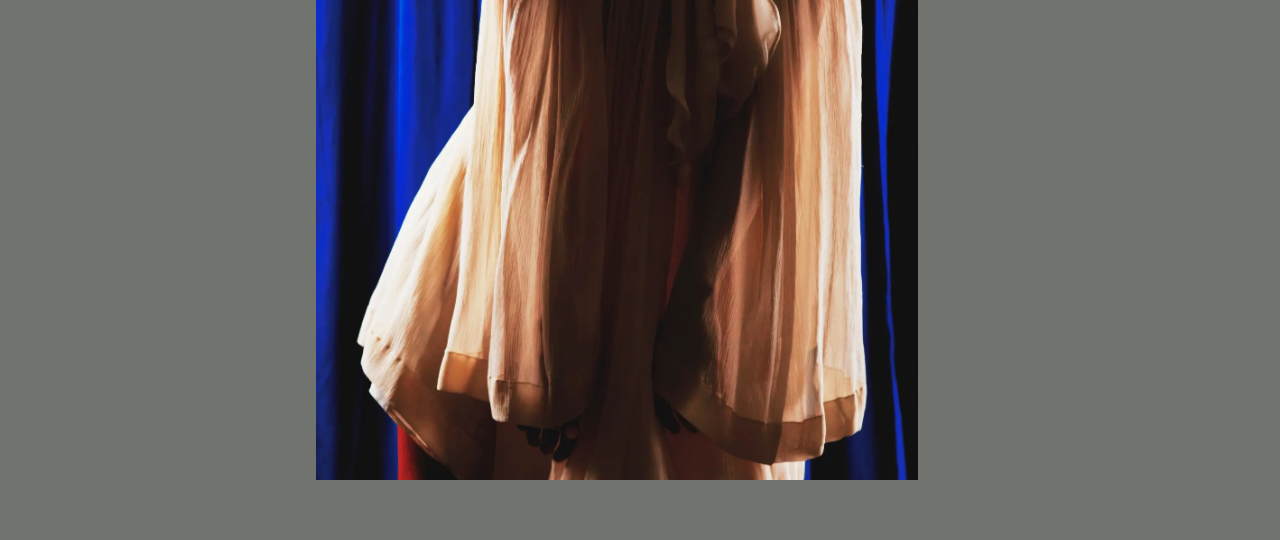
<file: lana-ii-2020.html>
<!DOCTYPE html>
<html lang="en">
<head>
<meta charset="UTF-8">
<meta name="viewport" content="width=device-width, initial-scale=1.0">
<title>Lana (2020) — Marina Agliullina</title>

<!-- Fonts are self-hosted via @font-face in style.css -->
<link rel="preload" href="assets/fonts/anton.woff2" as="font" type="font/woff2" crossorigin>
<link rel="preload" href="assets/fonts/Inter-VariableFont_opsz%2Cwght.ttf" as="font" type="font/ttf" crossorigin>
<link rel="stylesheet" href="style.css?v=2">
</head>
<body class="content-page gallery-detail-page">

<main class="page">
  <div class="page-title">
    <h1><a href="work.html">WORK</a></h1>
    <h2 class="gallery-title">Lana (2020)</h2>
  </div>

  <div class="page-content">
    <div class="gallery-images">
      <img class="gallery-image" src="assets/images/galleries/lana-ii-2020/01.webp" alt="Lana (2020) photograph 1">
      <img class="gallery-image" src="assets/images/galleries/lana-ii-2020/02.webp" alt="Lana (2020) photograph 2">
      <img class="gallery-image" src="assets/images/galleries/lana-ii-2020/03.webp" alt="Lana (2020) photograph 3">
      <img class="gallery-image" src="assets/images/galleries/lana-ii-2020/04.webp" alt="Lana (2020) photograph 4">
      <img class="gallery-image" src="assets/images/galleries/lana-ii-2020/05.webp" alt="Lana (2020) photograph 5">
      <img class="gallery-image" src="assets/images/galleries/lana-ii-2020/06.webp" alt="Lana (2020) photograph 6">
      <img class="gallery-image" src="assets/images/galleries/lana-ii-2020/07.webp" alt="Lana (2020) photograph 7">
      <img class="gallery-image" src="assets/images/galleries/lana-ii-2020/08.webp" alt="Lana (2020) photograph 8">
    </div>
  </div>
</main>

<div class="menu-backdrop" aria-hidden="true"></div>

<!-- Same menu as the Work page — this belongs to the Work section -->
<nav class="menu" aria-label="Primary">
  <a href="about.html" class="menu__item menu__item--left">about</a>
  <a href="index.html" class="menu__item menu__item--center">main</a>
  <a href="contacts.html" class="menu__item menu__item--right">contacts</a>
</nav>

<script src="layout.js"></script>
<script src="gallery-images.js"></script>
</body>
</html>
</file>
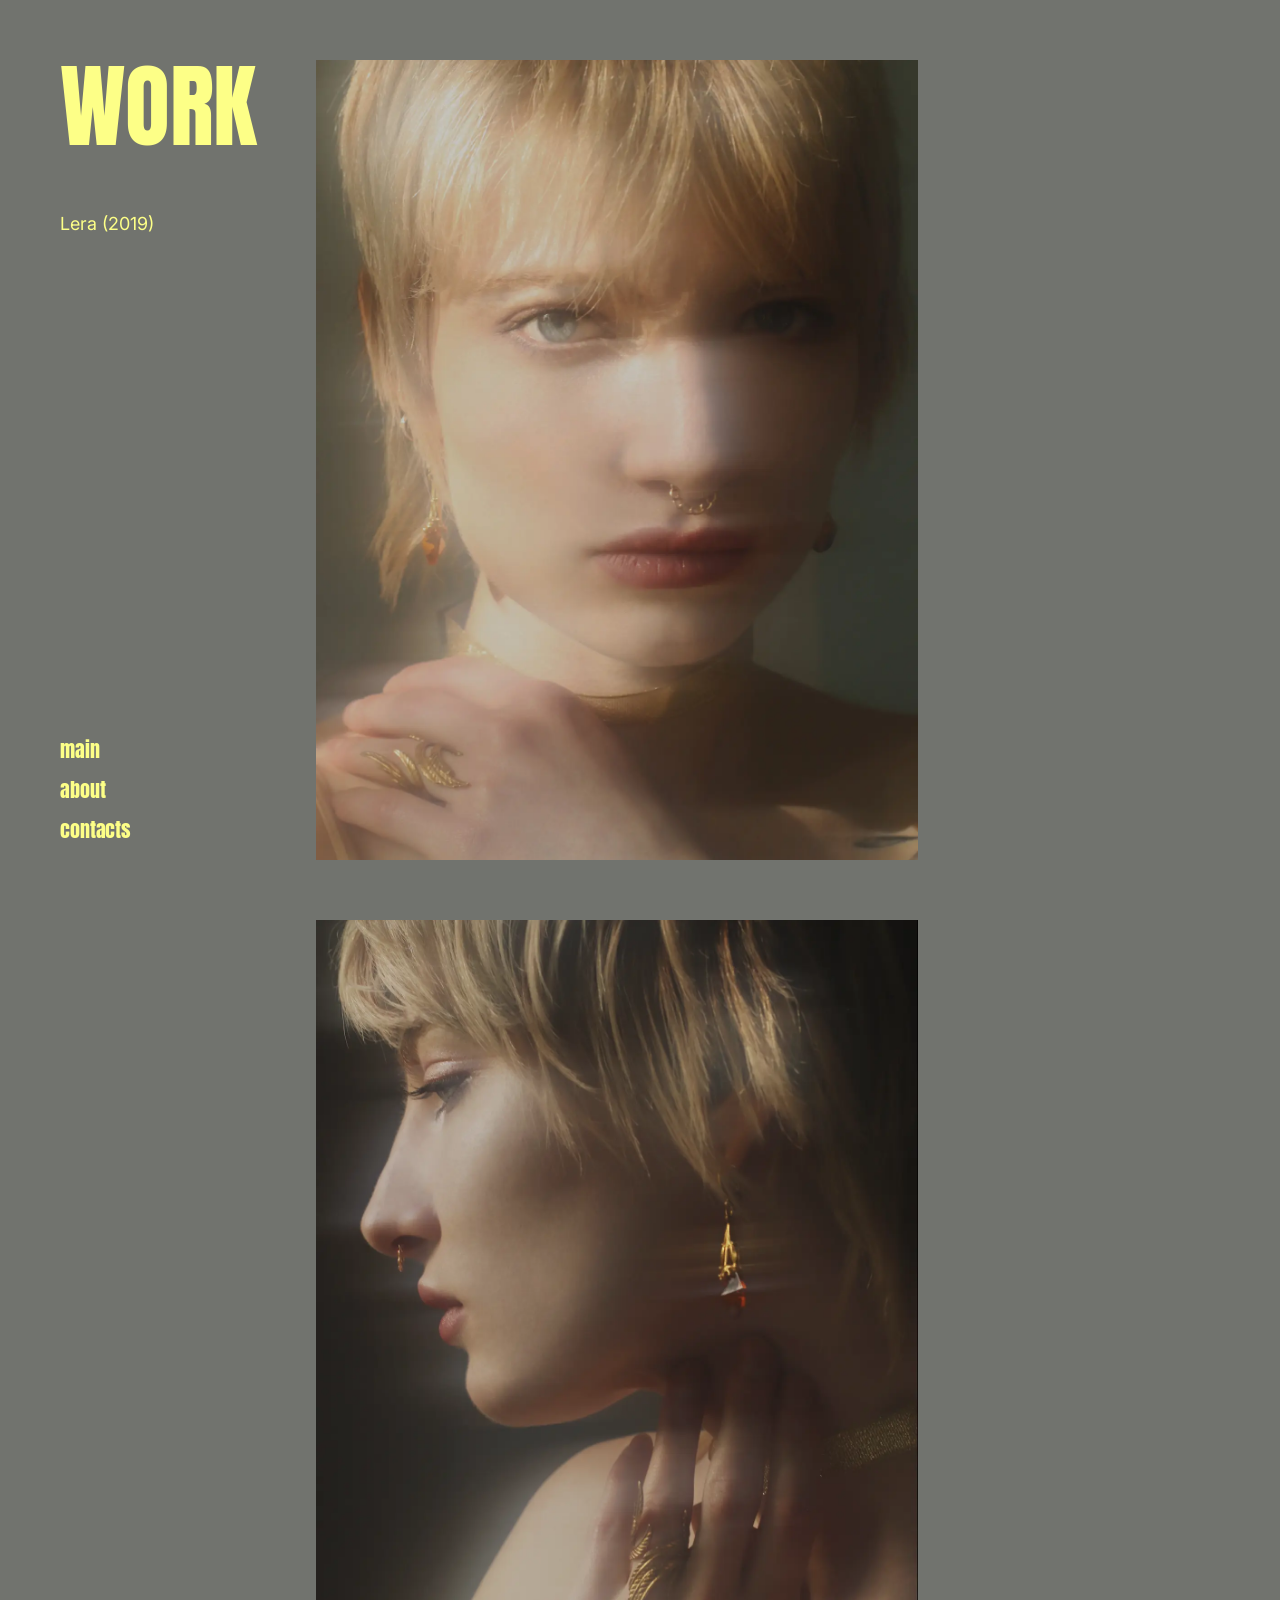
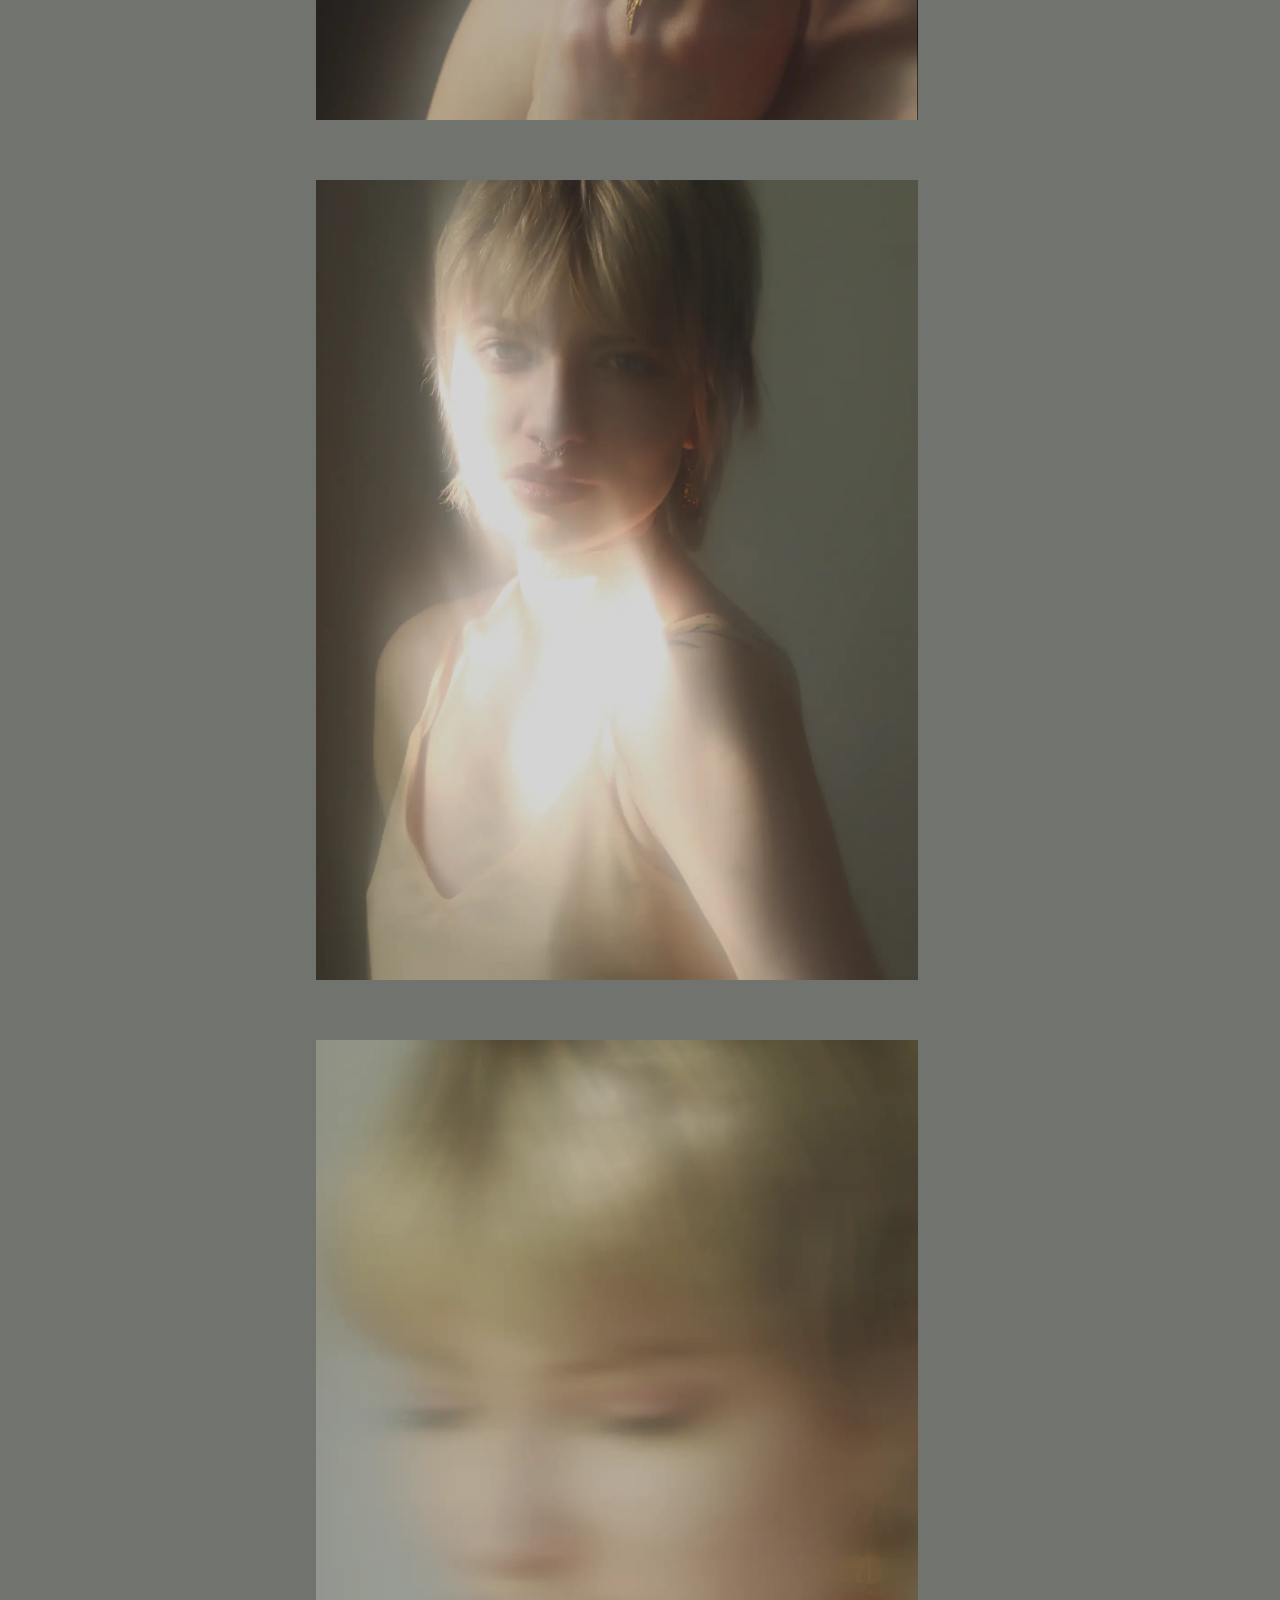
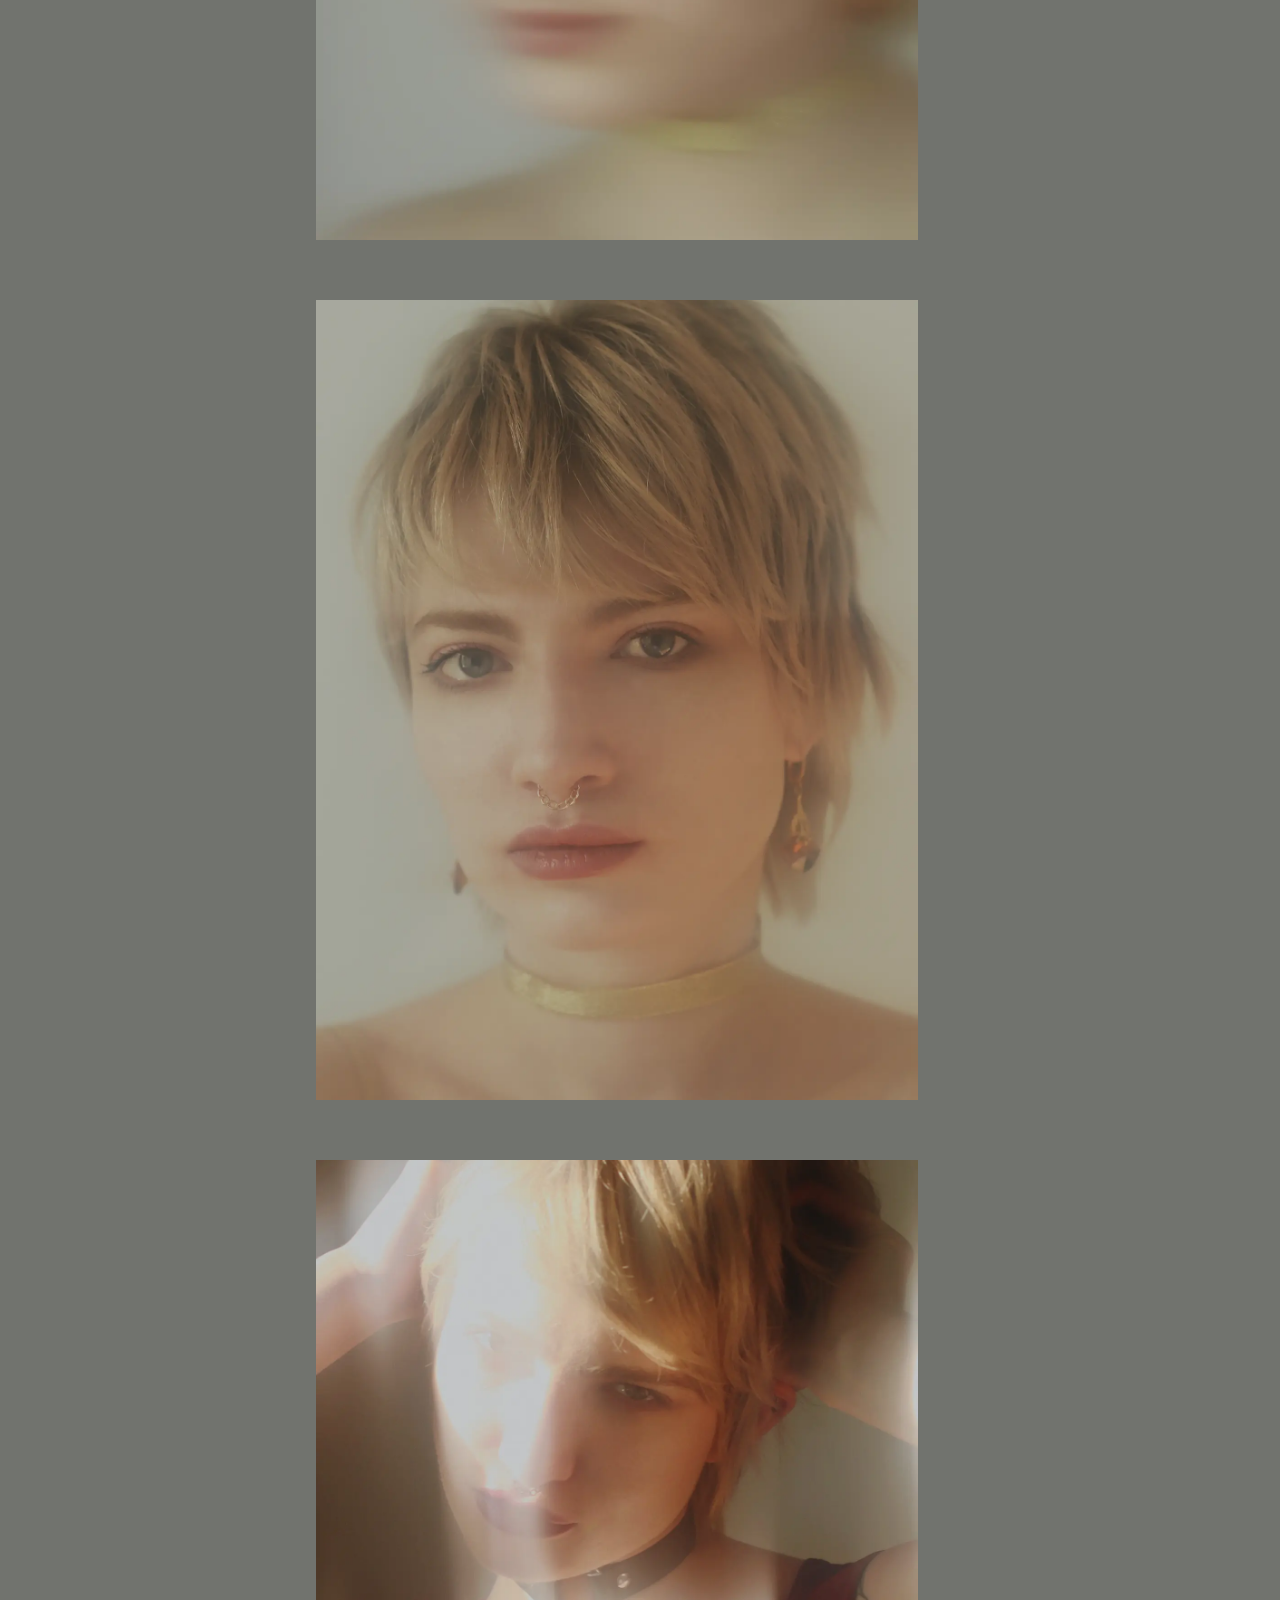
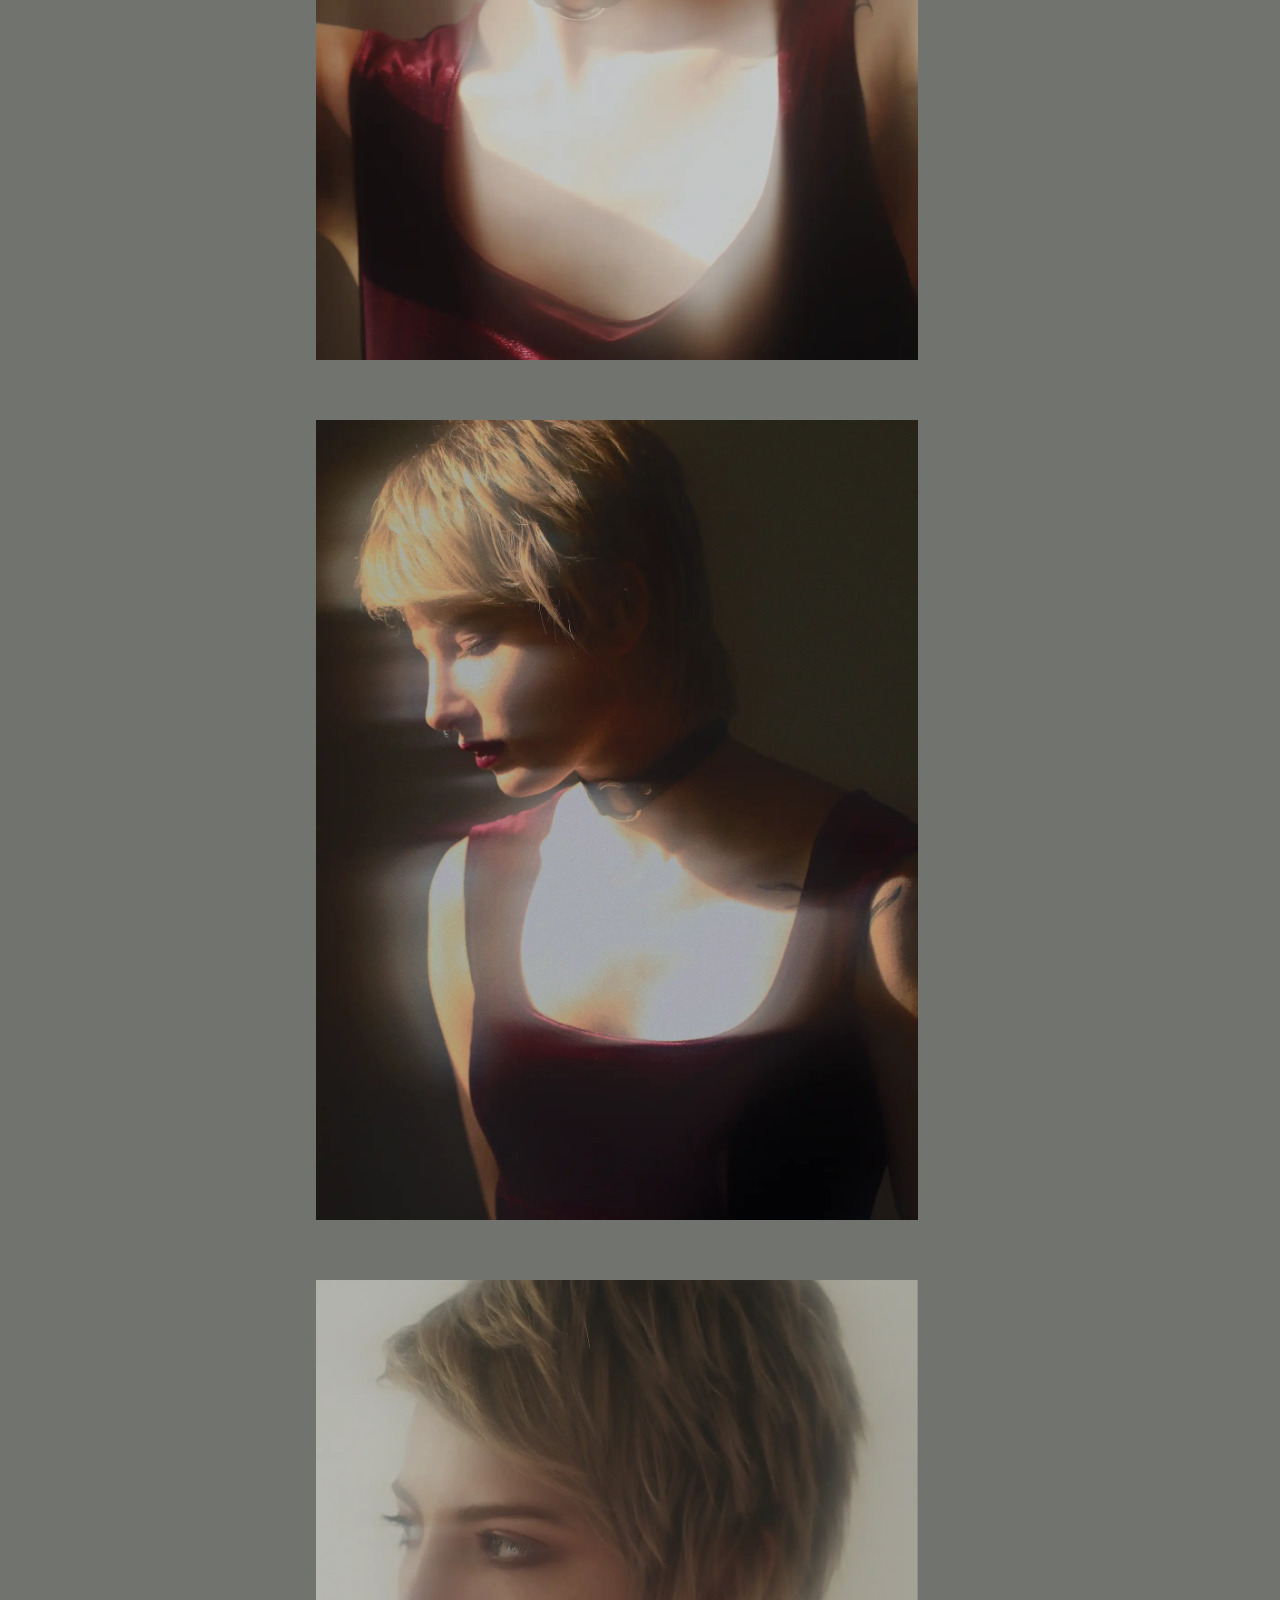
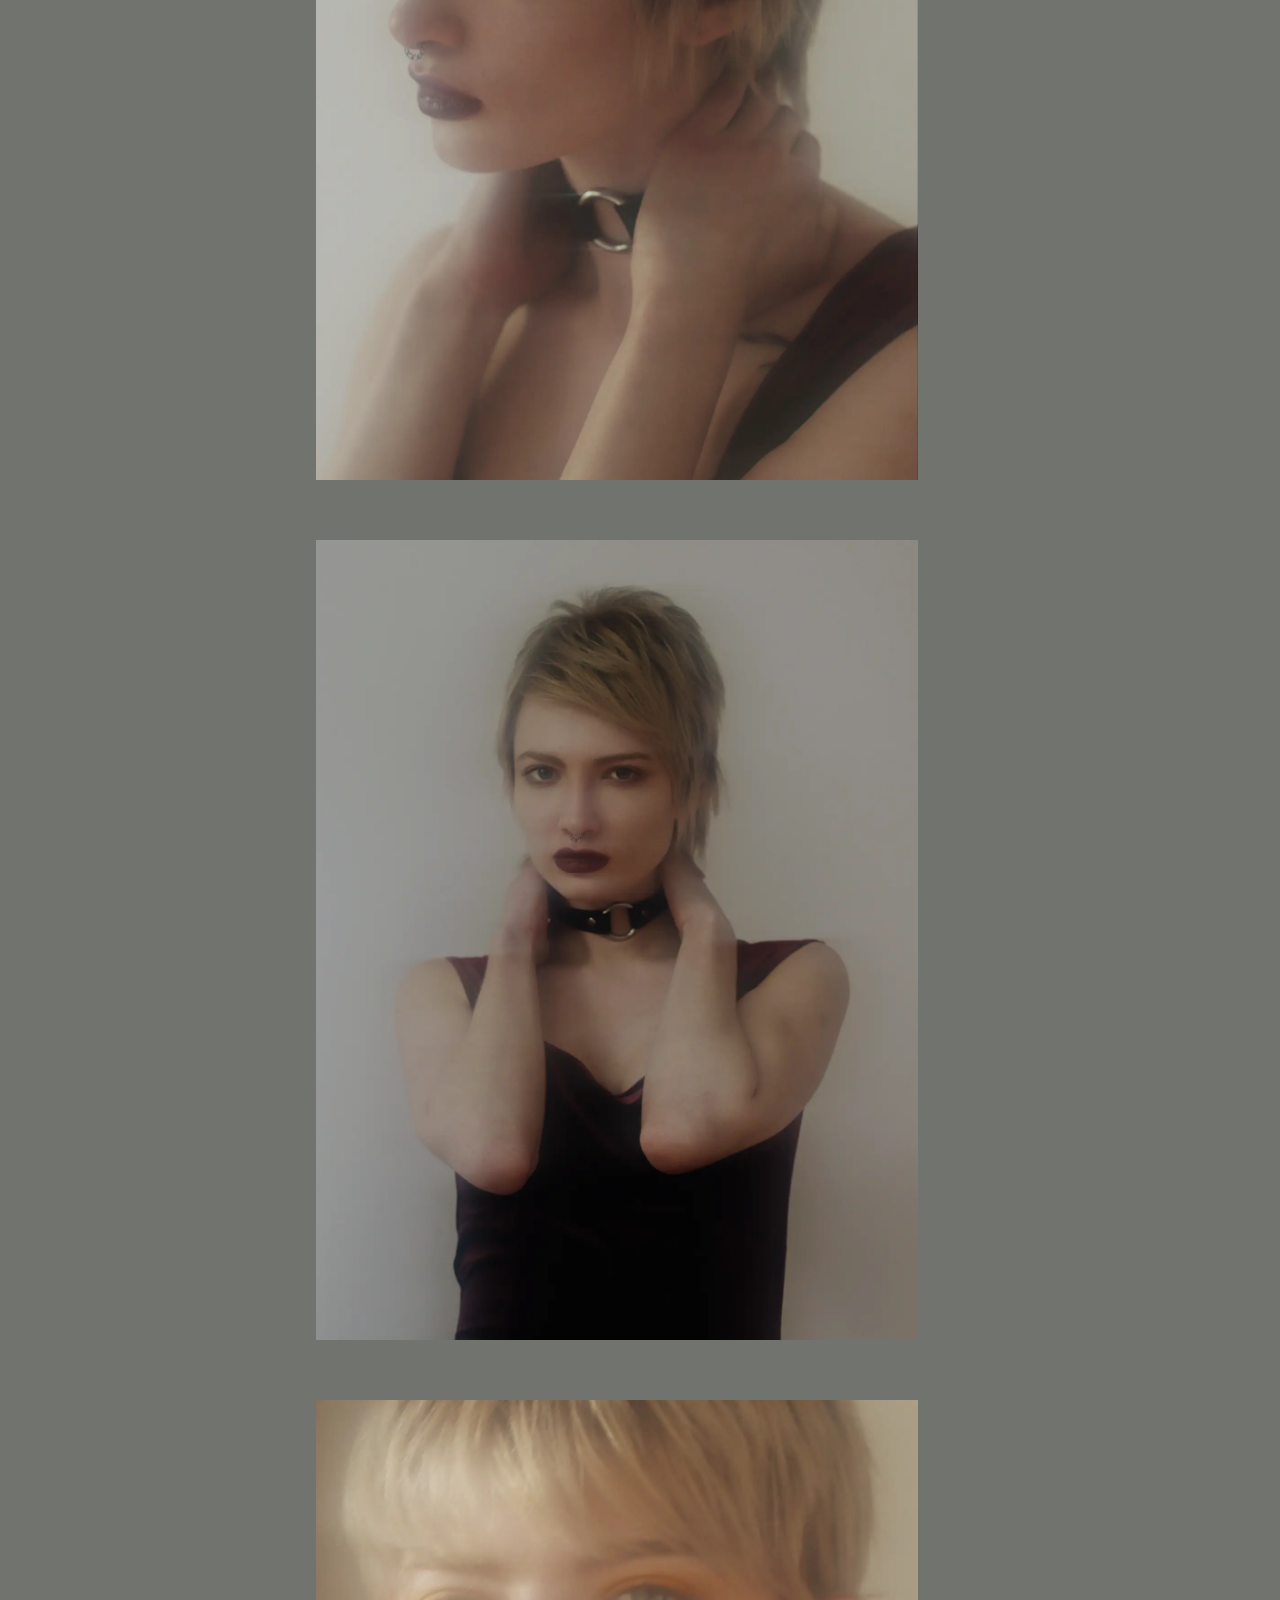
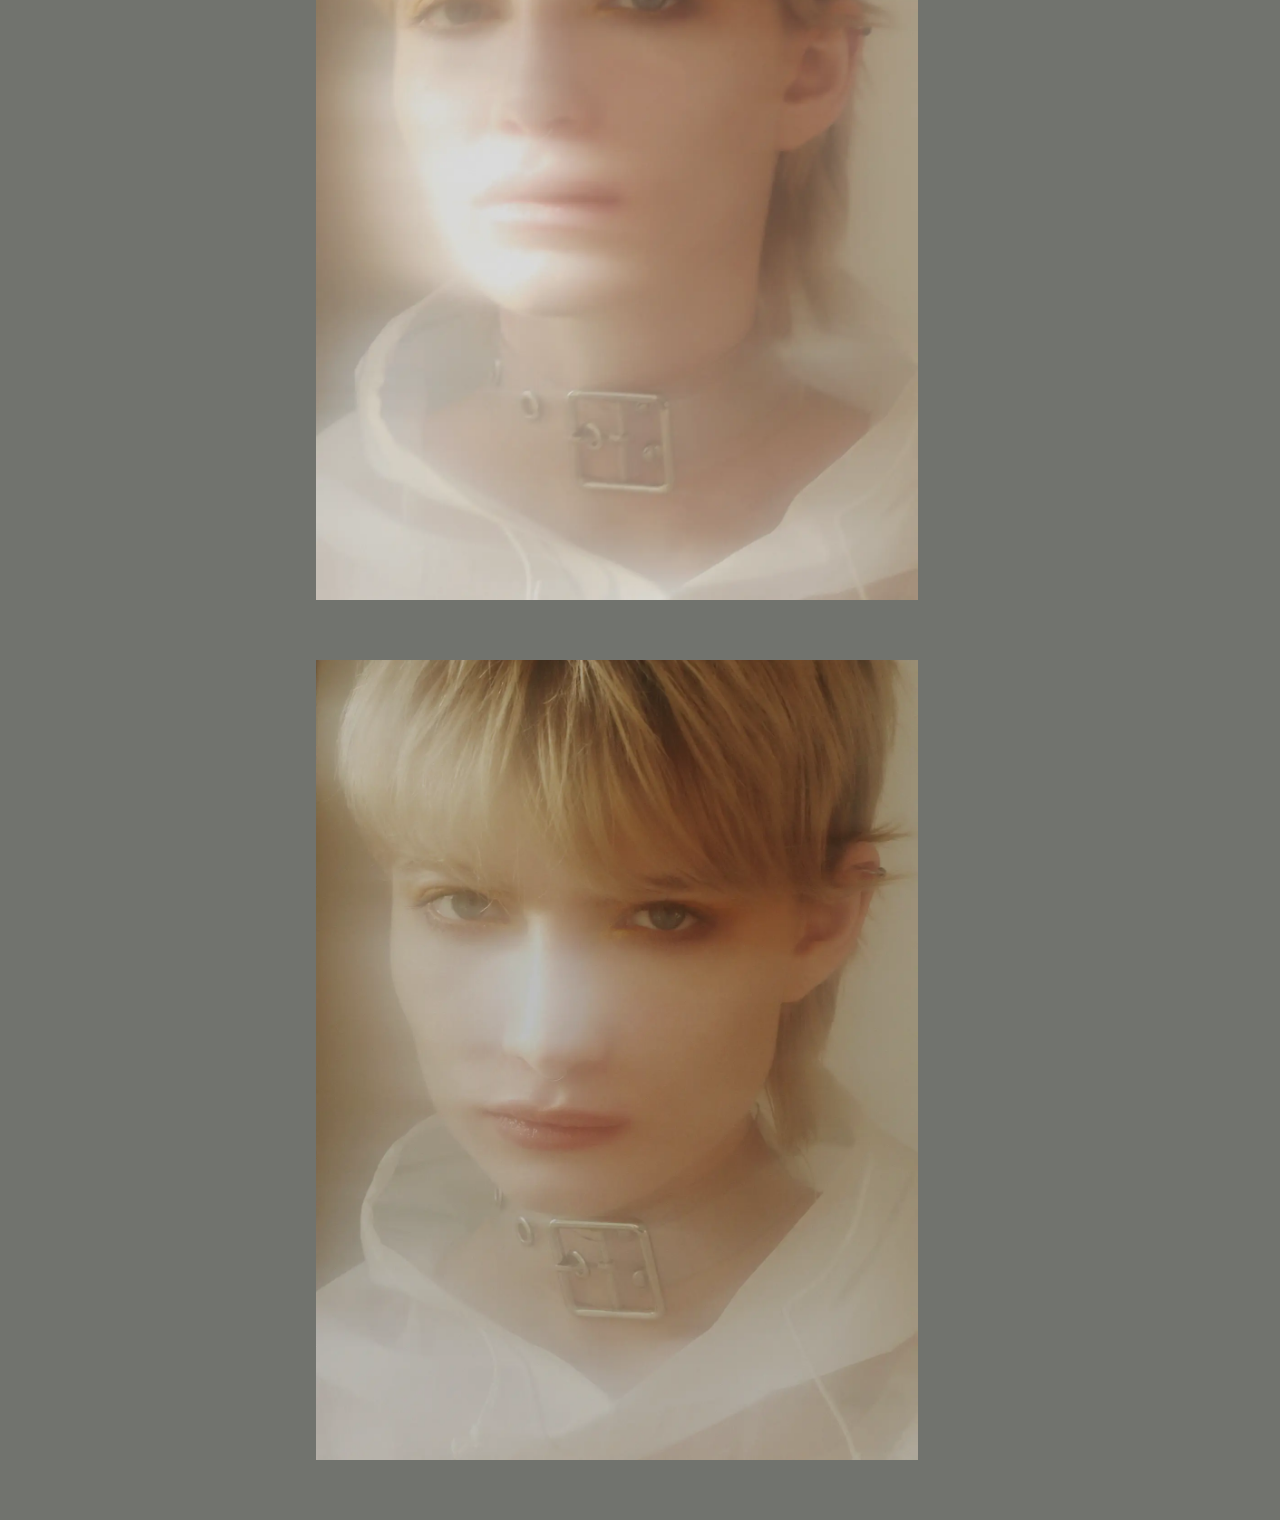
<file: lera-2019.html>
<!DOCTYPE html>
<html lang="en">
<head>
<meta charset="UTF-8">
<meta name="viewport" content="width=device-width, initial-scale=1.0">
<title>Lera (2019) — Marina Agliullina</title>

<!-- Fonts are self-hosted via @font-face in style.css -->
<link rel="preload" href="assets/fonts/anton.woff2" as="font" type="font/woff2" crossorigin>
<link rel="preload" href="assets/fonts/Inter-VariableFont_opsz%2Cwght.ttf" as="font" type="font/ttf" crossorigin>
<link rel="stylesheet" href="style.css?v=2">
</head>
<body class="content-page gallery-detail-page">

<main class="page">
  <div class="page-title">
    <h1><a href="work.html">WORK</a></h1>
    <h2 class="gallery-title">Lera (2019)</h2>
  </div>

  <div class="page-content">
    <div class="gallery-images">
      <img class="gallery-image" src="assets/images/galleries/lera-2019/01.webp" alt="Lera (2019) photograph 1">
      <img class="gallery-image" src="assets/images/galleries/lera-2019/02.webp" alt="Lera (2019) photograph 2">
      <img class="gallery-image" src="assets/images/galleries/lera-2019/03.webp" alt="Lera (2019) photograph 3">
      <img class="gallery-image" src="assets/images/galleries/lera-2019/04.webp" alt="Lera (2019) photograph 4">
      <img class="gallery-image" src="assets/images/galleries/lera-2019/05.webp" alt="Lera (2019) photograph 5">
      <img class="gallery-image" src="assets/images/galleries/lera-2019/06.webp" alt="Lera (2019) photograph 6">
      <img class="gallery-image" src="assets/images/galleries/lera-2019/07.webp" alt="Lera (2019) photograph 7">
      <img class="gallery-image" src="assets/images/galleries/lera-2019/08.webp" alt="Lera (2019) photograph 8">
      <img class="gallery-image" src="assets/images/galleries/lera-2019/09.webp" alt="Lera (2019) photograph 9">
      <img class="gallery-image" src="assets/images/galleries/lera-2019/10.webp" alt="Lera (2019) photograph 10">
      <img class="gallery-image" src="assets/images/galleries/lera-2019/11.webp" alt="Lera (2019) photograph 11">
    </div>
  </div>
</main>

<div class="menu-backdrop" aria-hidden="true"></div>

<!-- Same menu as the Work page — this belongs to the Work section -->
<nav class="menu" aria-label="Primary">
  <a href="about.html" class="menu__item menu__item--left">about</a>
  <a href="index.html" class="menu__item menu__item--center">main</a>
  <a href="contacts.html" class="menu__item menu__item--right">contacts</a>
</nav>

<script src="layout.js"></script>
<script src="gallery-images.js"></script>
</body>
</html>
</file>
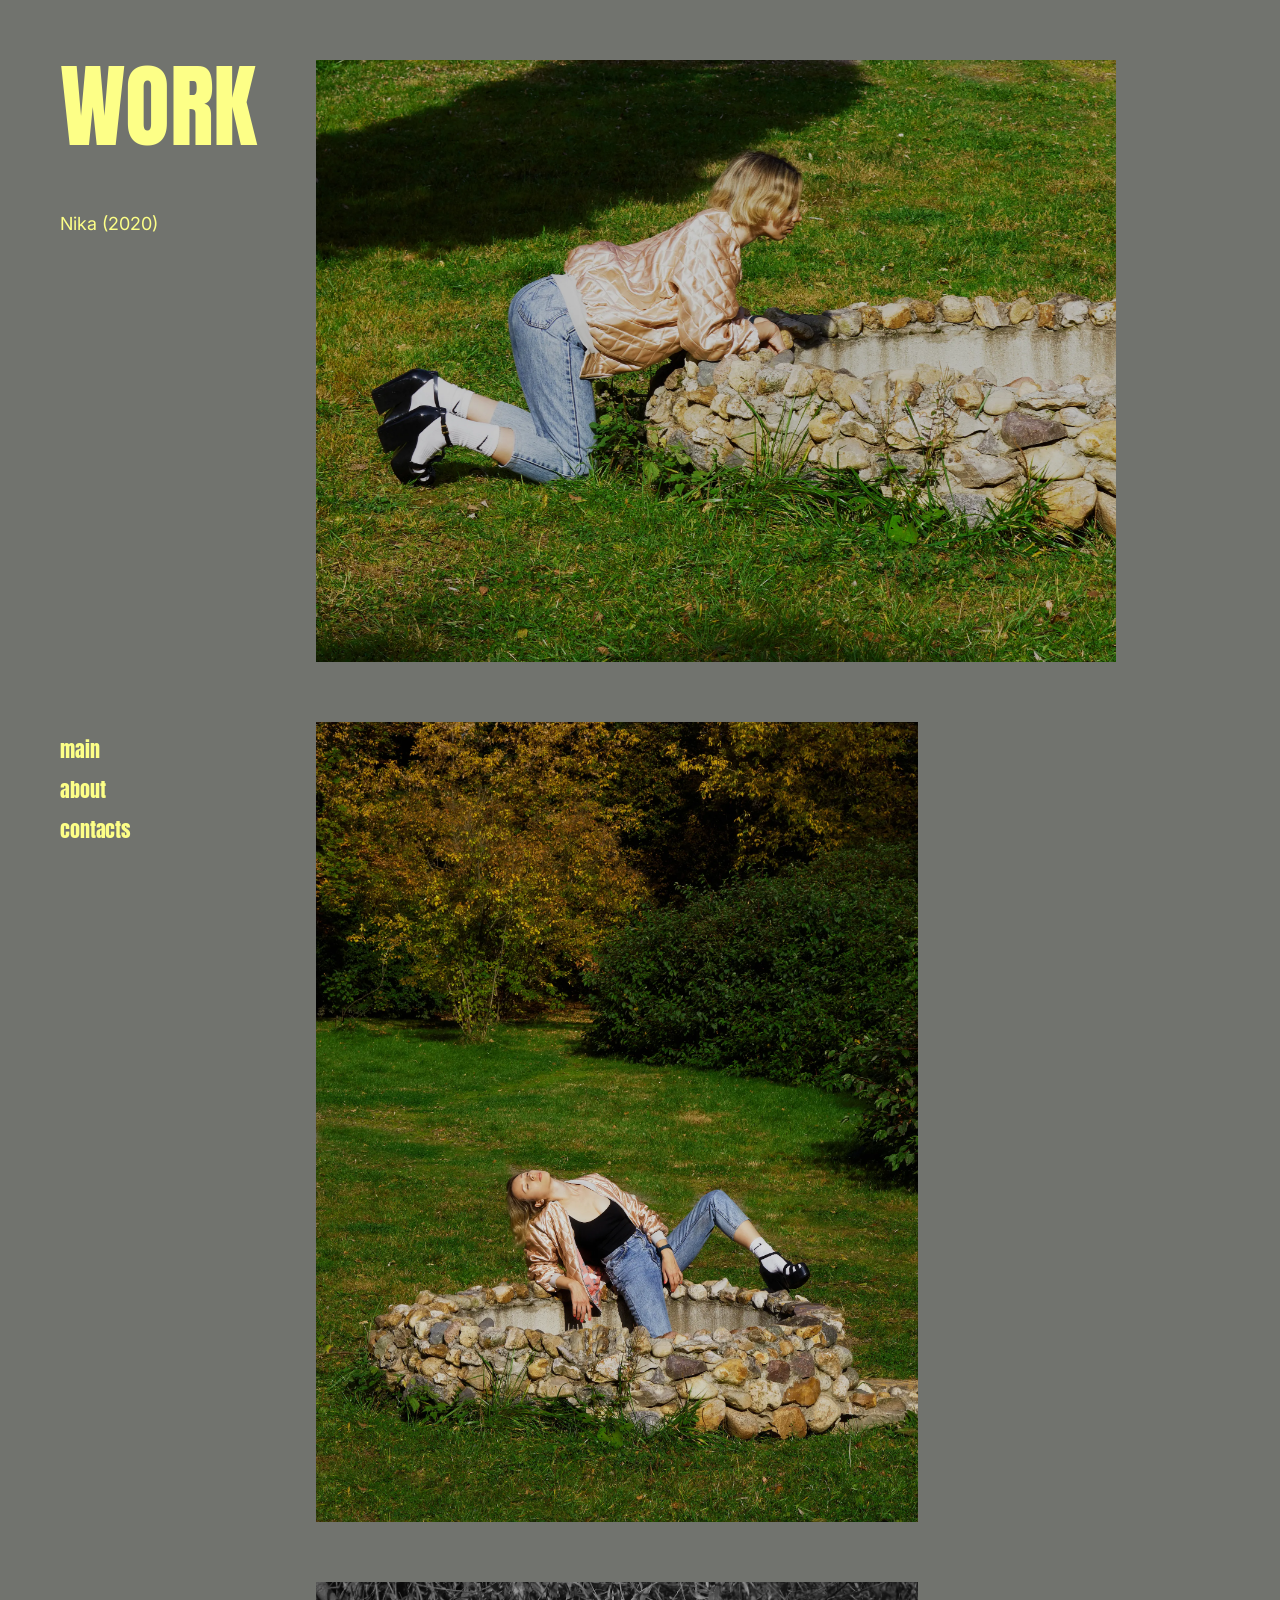
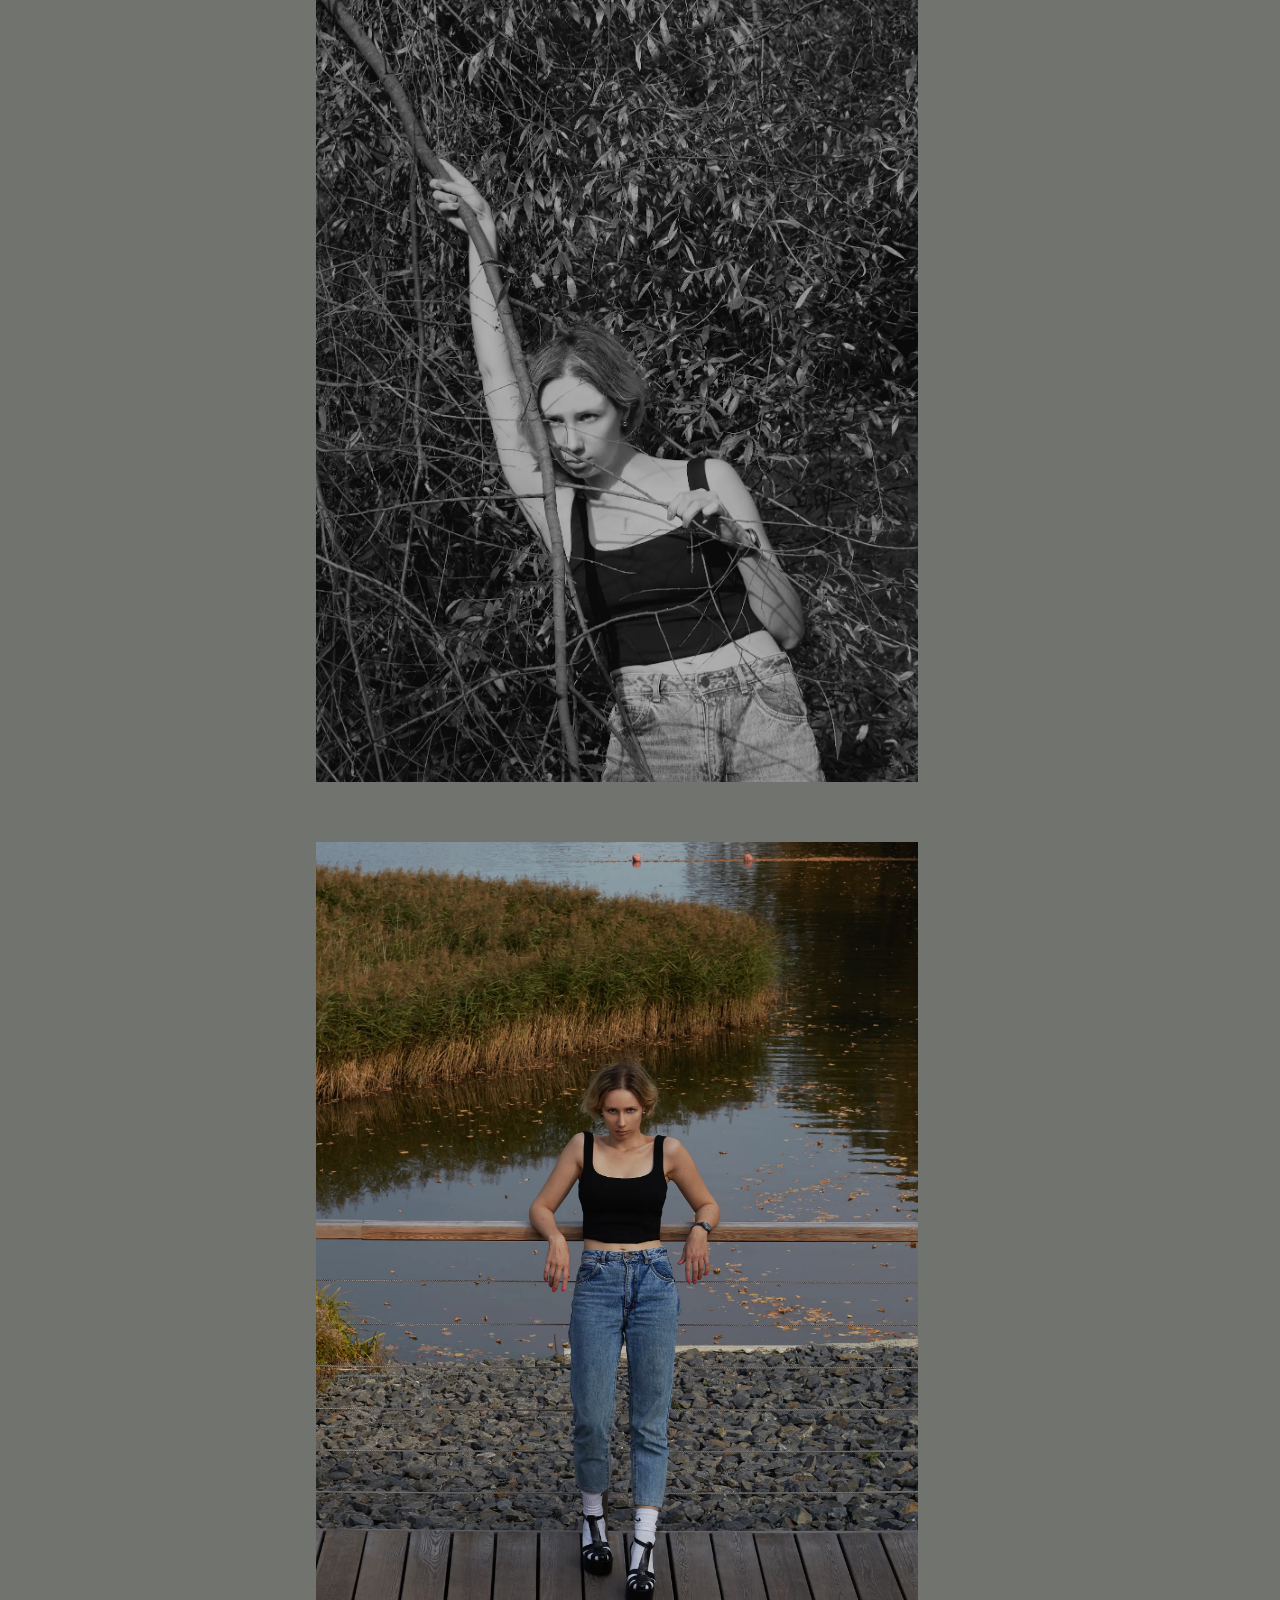
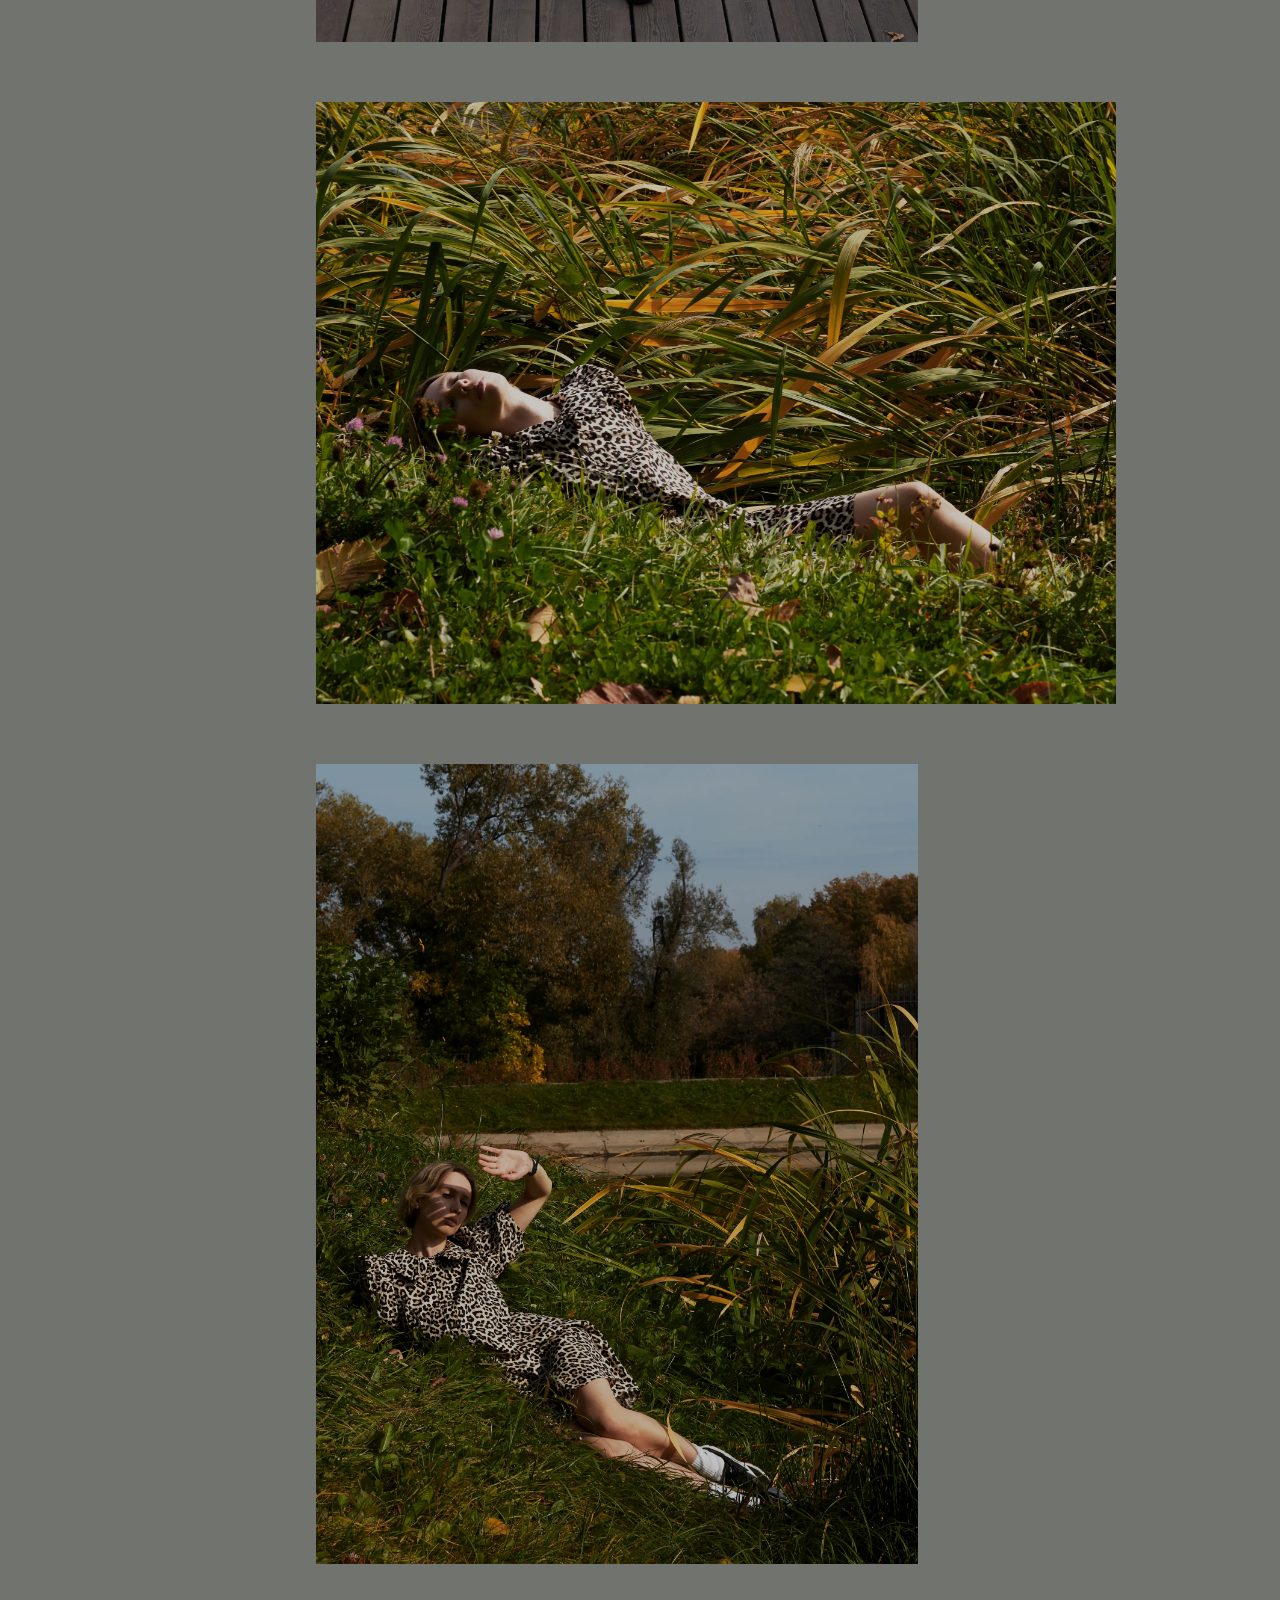
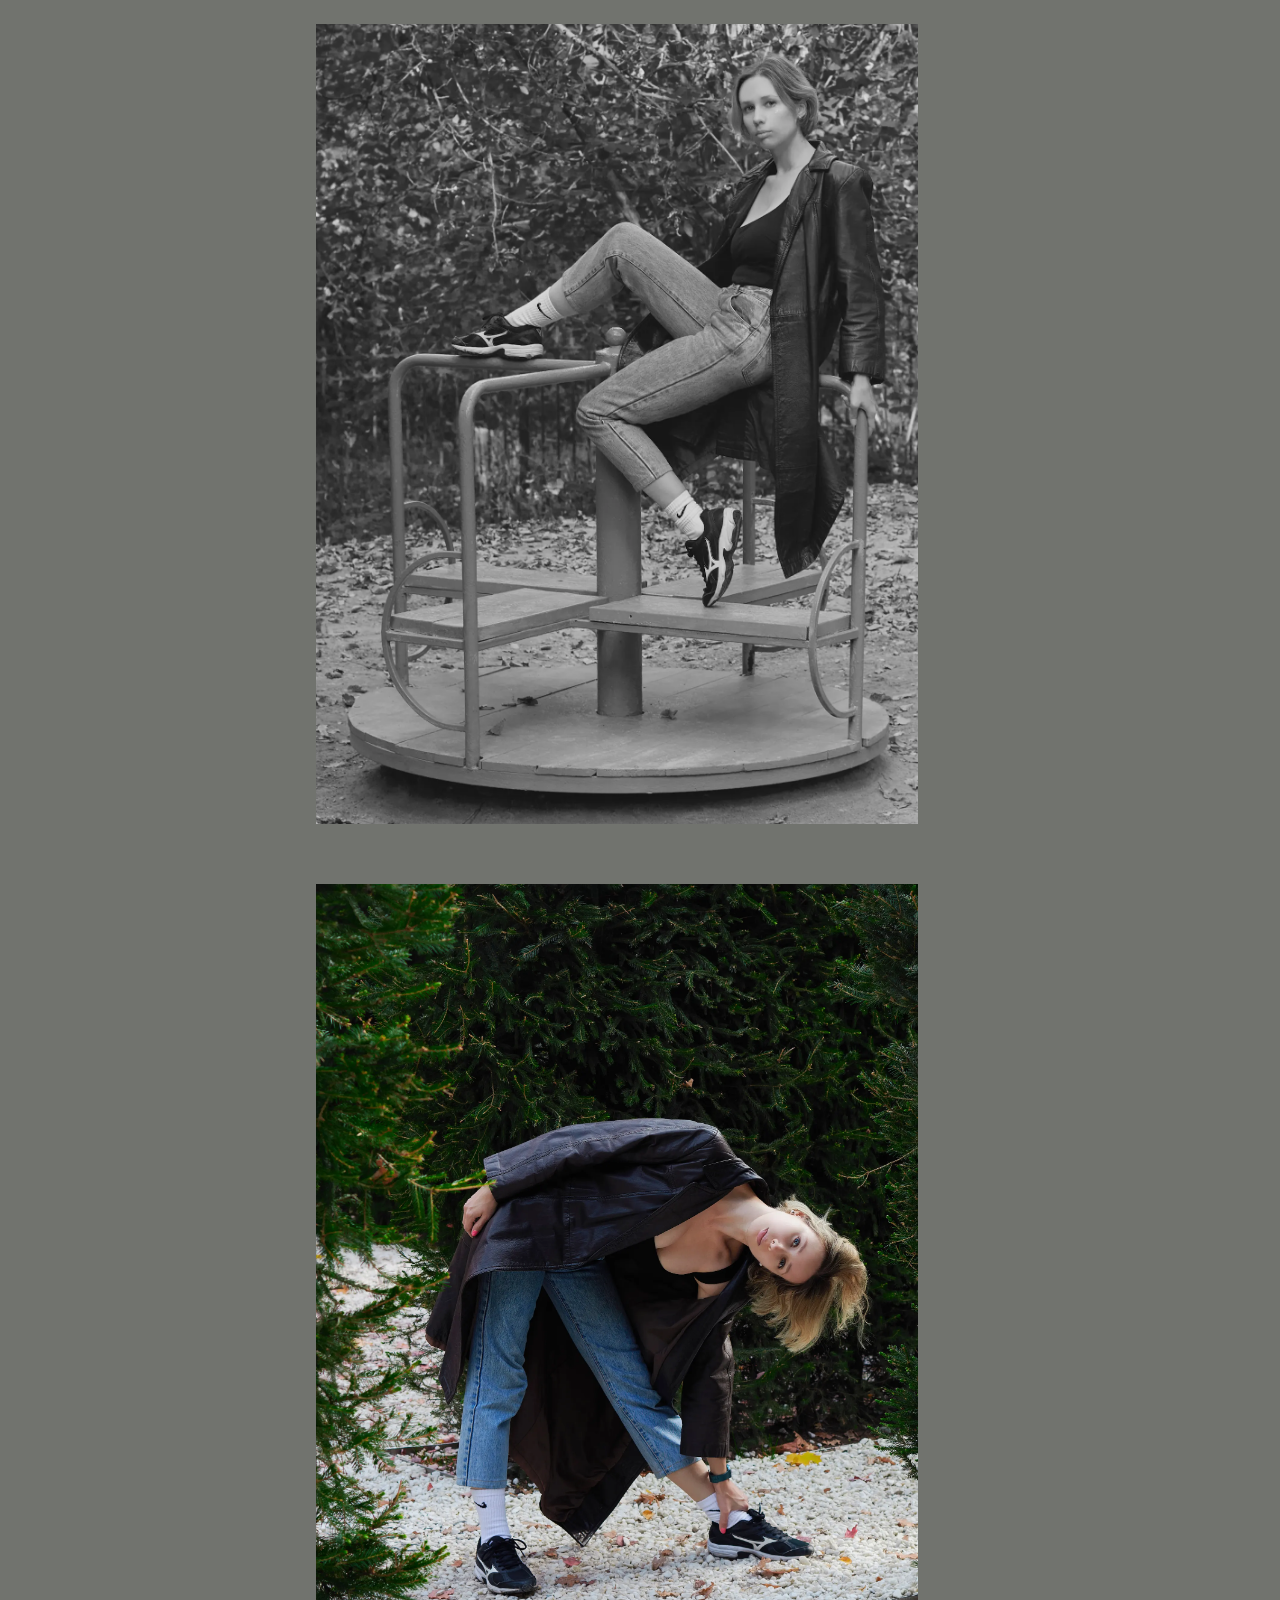
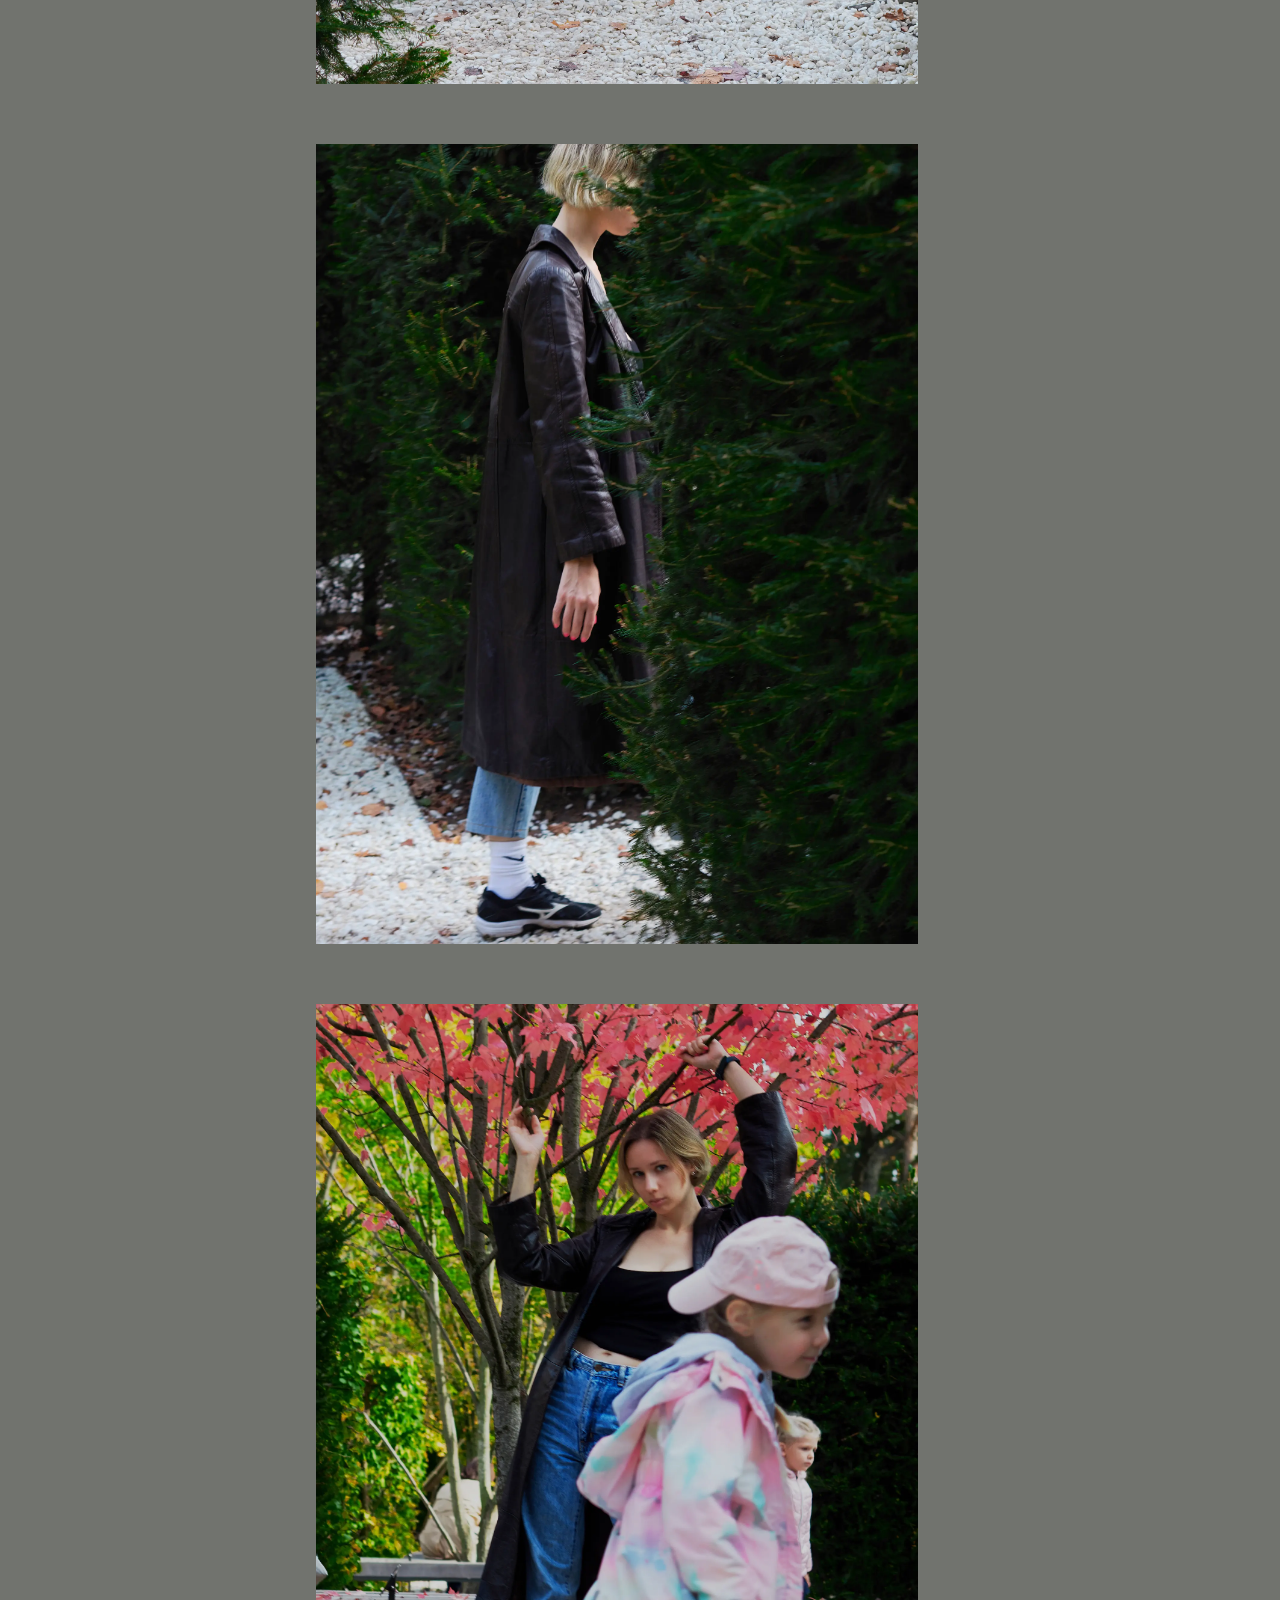
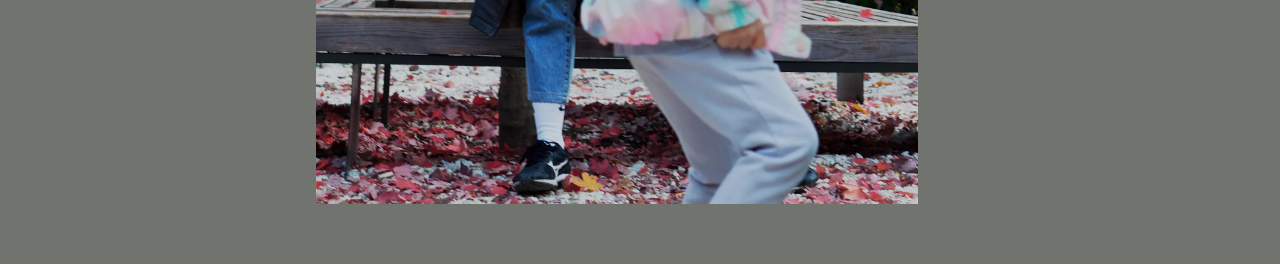
<file: nika-i-2020.html>
<!DOCTYPE html>
<html lang="en">
<head>
<meta charset="UTF-8">
<meta name="viewport" content="width=device-width, initial-scale=1.0">
<title>Nika (2020) — Marina Agliullina</title>

<!-- Fonts are self-hosted via @font-face in style.css -->
<link rel="preload" href="assets/fonts/anton.woff2" as="font" type="font/woff2" crossorigin>
<link rel="preload" href="assets/fonts/Inter-VariableFont_opsz%2Cwght.ttf" as="font" type="font/ttf" crossorigin>
<link rel="stylesheet" href="style.css?v=2">
</head>
<body class="content-page gallery-detail-page">

<main class="page">
  <div class="page-title">
    <h1><a href="work.html">WORK</a></h1>
    <h2 class="gallery-title">Nika (2020)</h2>
  </div>

  <div class="page-content">
    <div class="gallery-images">
      <img class="gallery-image" src="assets/images/galleries/nika-i-2020/01.webp" alt="Nika (2020) photograph 1">
      <img class="gallery-image" src="assets/images/galleries/nika-i-2020/02.webp" alt="Nika (2020) photograph 2">
      <img class="gallery-image" src="assets/images/galleries/nika-i-2020/03.webp" alt="Nika (2020) photograph 3">
      <img class="gallery-image" src="assets/images/galleries/nika-i-2020/04.webp" alt="Nika (2020) photograph 4">
      <img class="gallery-image" src="assets/images/galleries/nika-i-2020/05.webp" alt="Nika (2020) photograph 5">
      <img class="gallery-image" src="assets/images/galleries/nika-i-2020/06.webp" alt="Nika (2020) photograph 6">
      <img class="gallery-image" src="assets/images/galleries/nika-i-2020/07.webp" alt="Nika (2020) photograph 7">
      <img class="gallery-image" src="assets/images/galleries/nika-i-2020/08.webp" alt="Nika (2020) photograph 8">
      <img class="gallery-image" src="assets/images/galleries/nika-i-2020/09.webp" alt="Nika (2020) photograph 9">
      <img class="gallery-image" src="assets/images/galleries/nika-i-2020/10.webp" alt="Nika (2020) photograph 10">
    </div>
  </div>
</main>

<div class="menu-backdrop" aria-hidden="true"></div>

<!-- Same menu as the Work page — this belongs to the Work section -->
<nav class="menu" aria-label="Primary">
  <a href="about.html" class="menu__item menu__item--left">about</a>
  <a href="index.html" class="menu__item menu__item--center">main</a>
  <a href="contacts.html" class="menu__item menu__item--right">contacts</a>
</nav>

<script src="layout.js"></script>
<script src="gallery-images.js"></script>
</body>
</html>
</file>
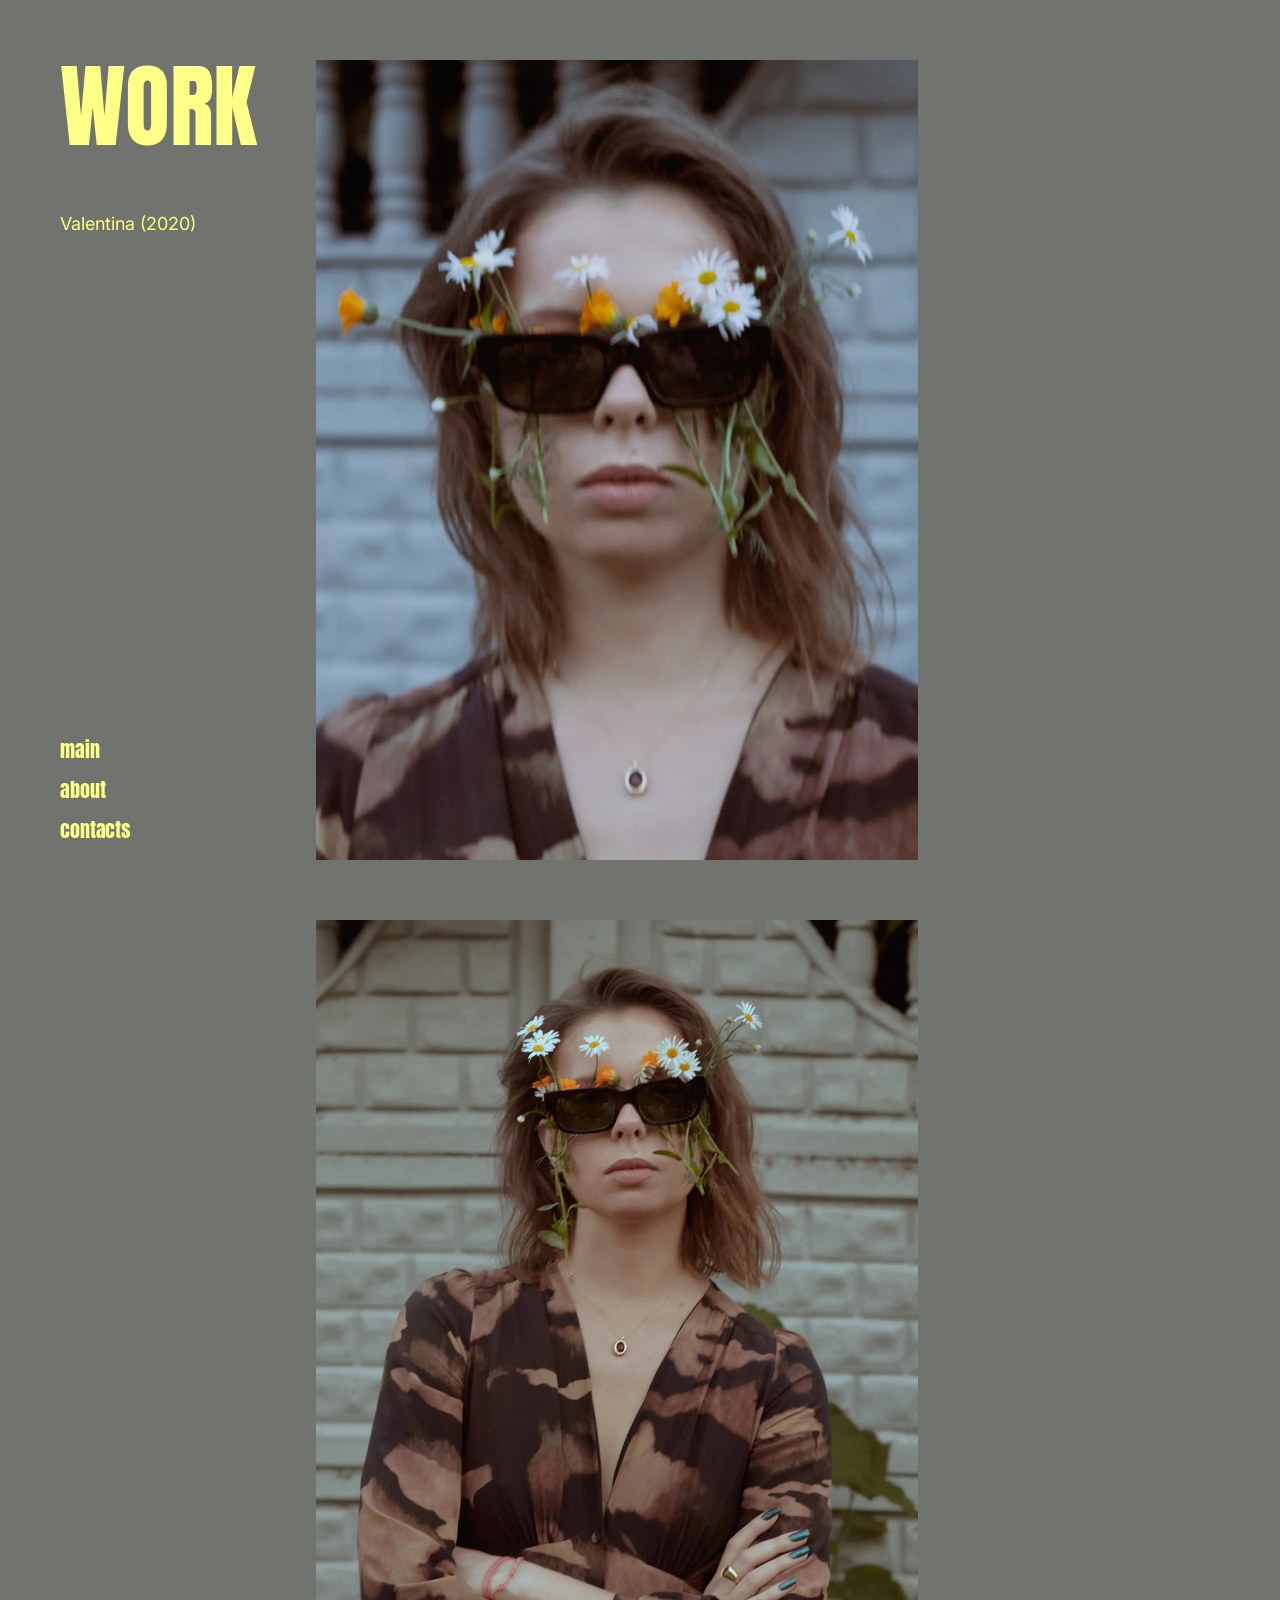
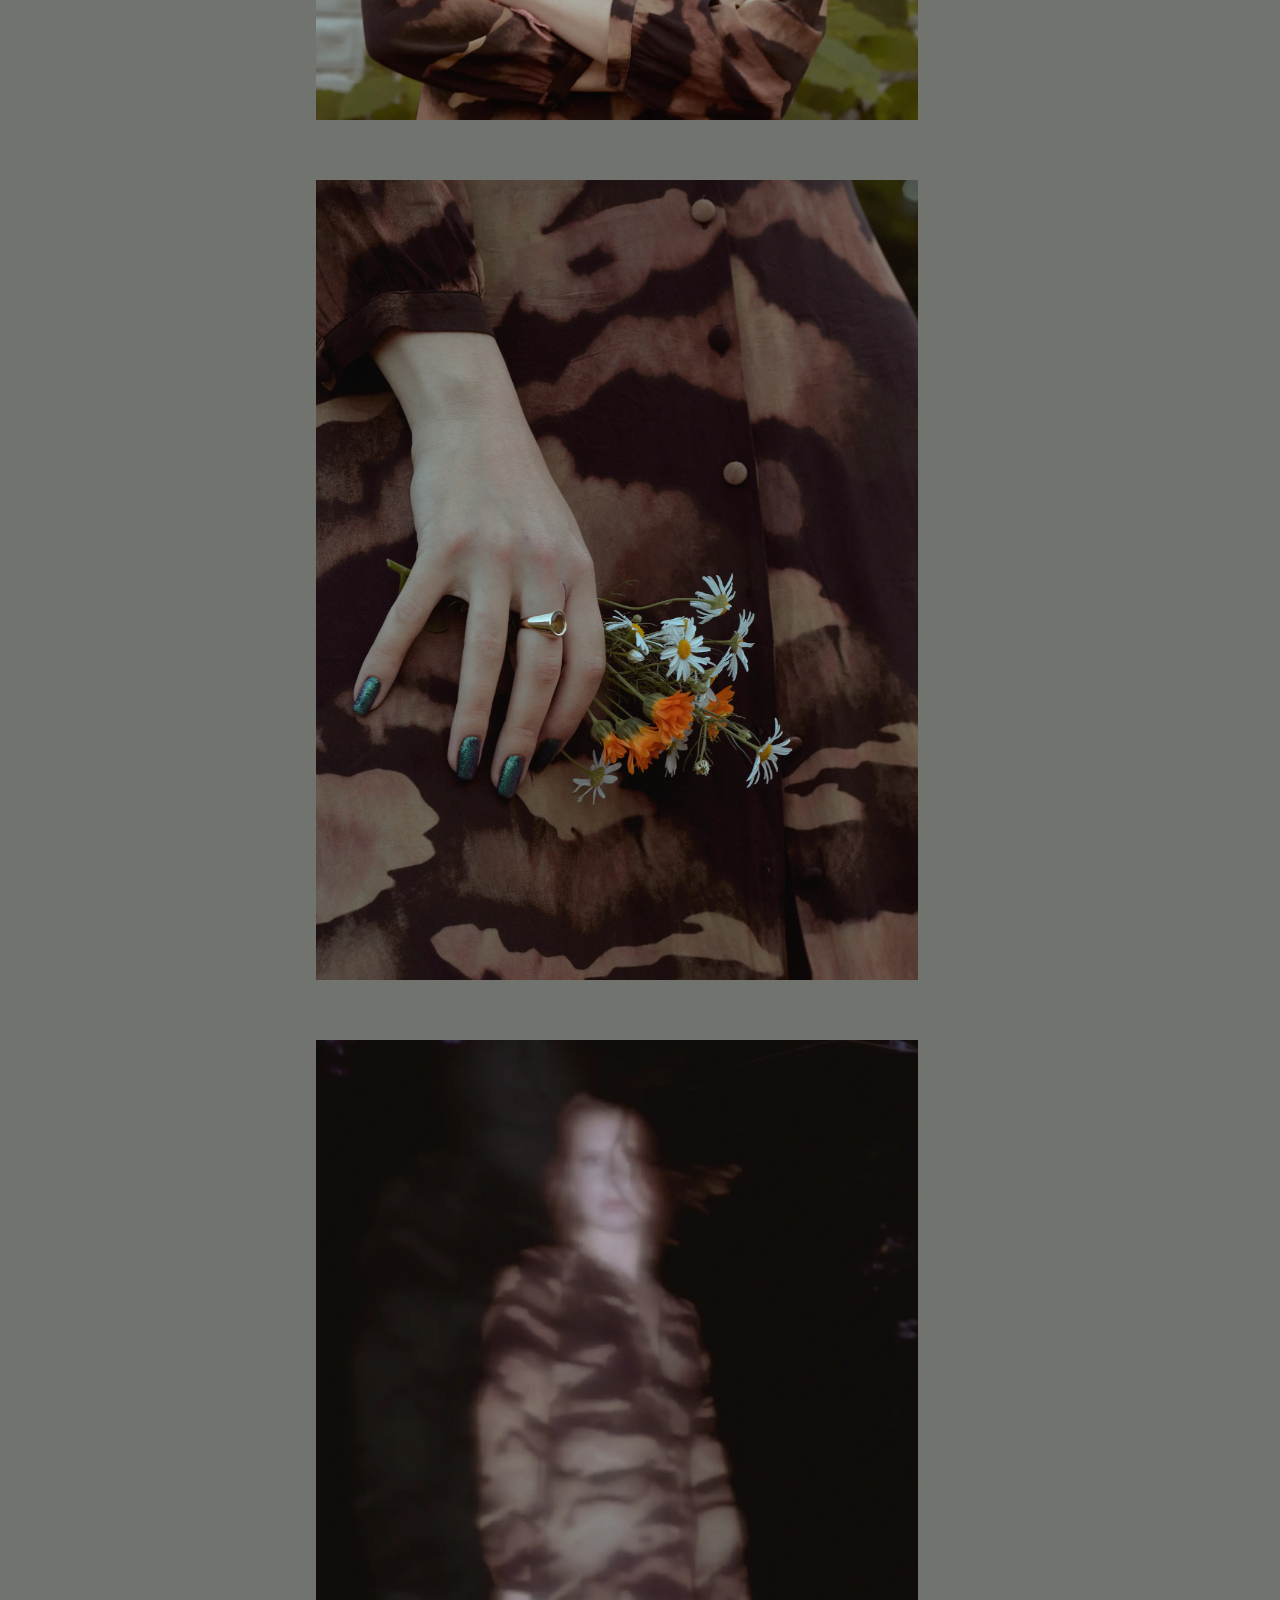
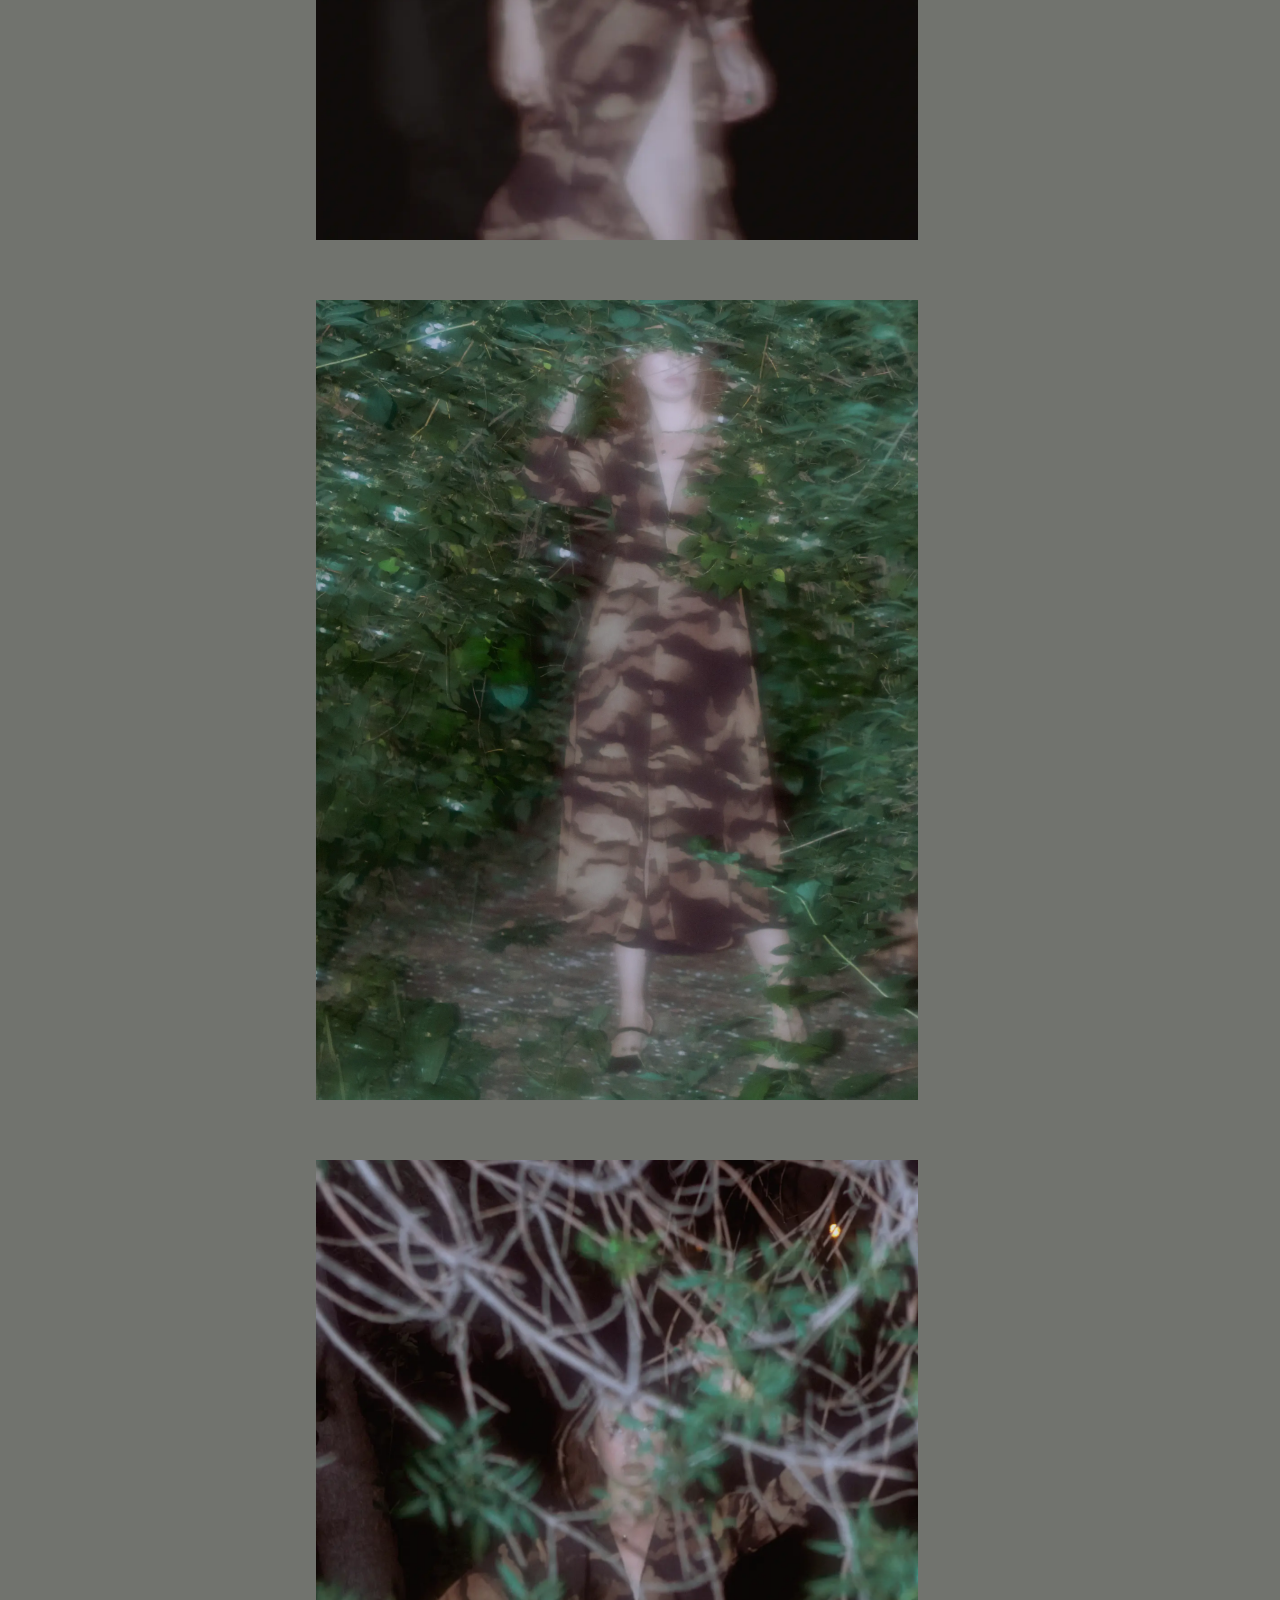
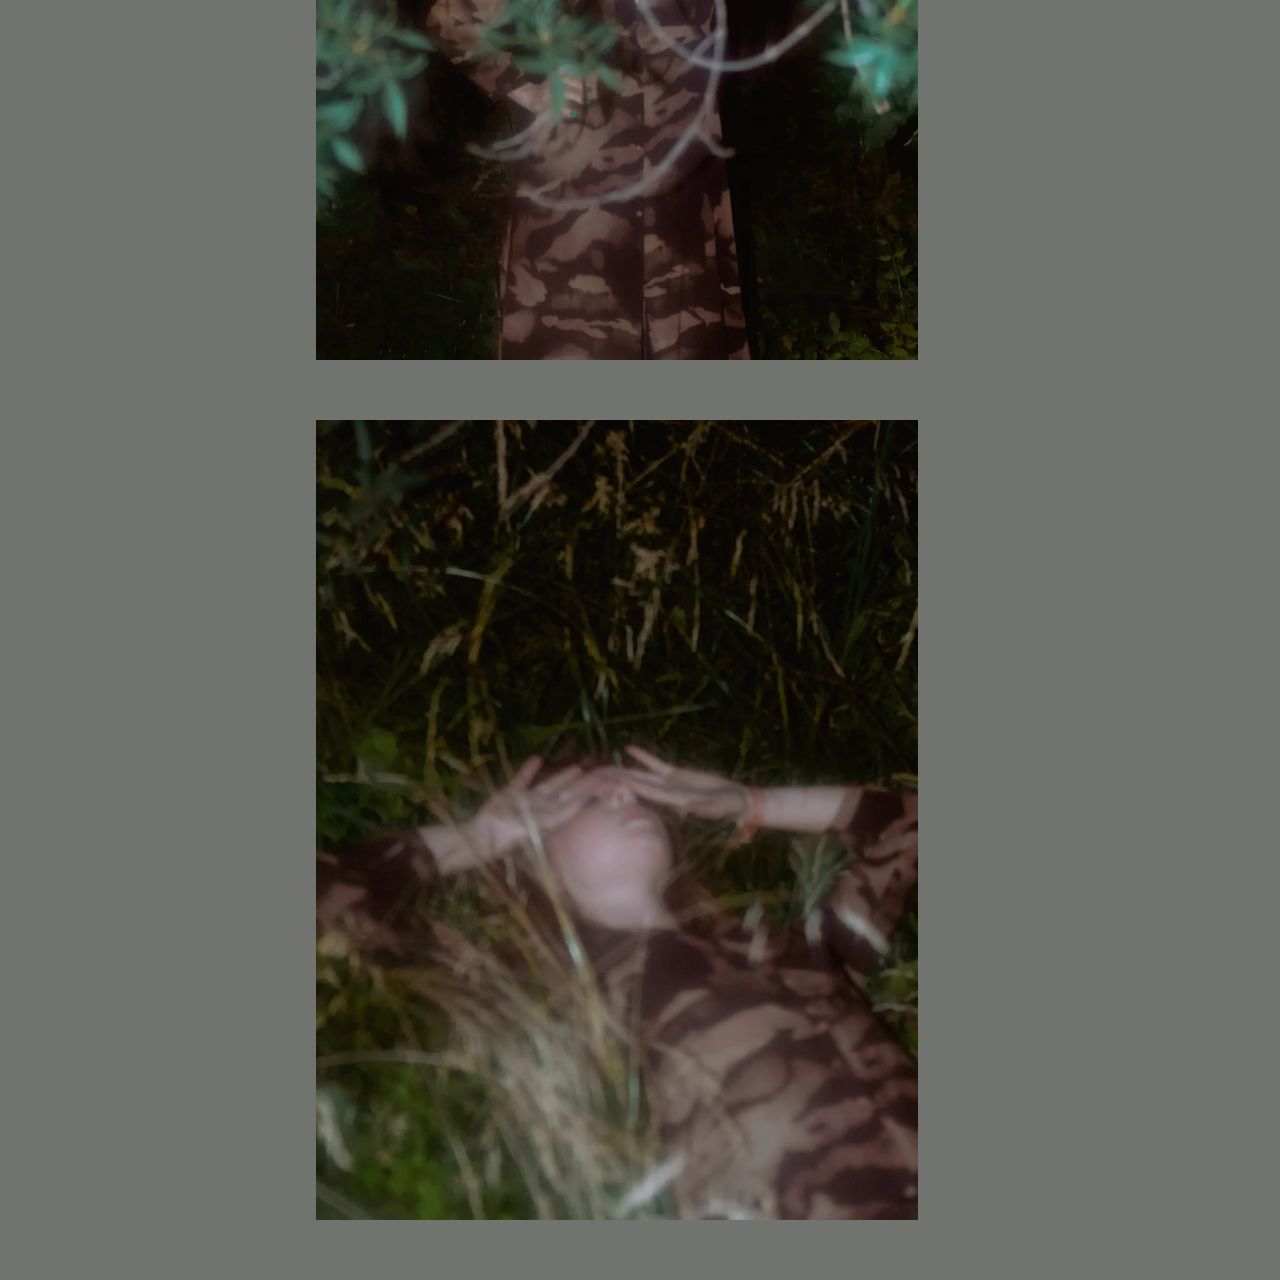
<file: valentina-2020.html>
<!DOCTYPE html>
<html lang="en">
<head>
<meta charset="UTF-8">
<meta name="viewport" content="width=device-width, initial-scale=1.0">
<title>Valentina (2020) — Marina Agliullina</title>

<!-- Fonts are self-hosted via @font-face in style.css -->
<link rel="preload" href="assets/fonts/anton.woff2" as="font" type="font/woff2" crossorigin>
<link rel="preload" href="assets/fonts/Inter-VariableFont_opsz%2Cwght.ttf" as="font" type="font/ttf" crossorigin>
<link rel="stylesheet" href="style.css?v=2">
</head>
<body class="content-page gallery-detail-page">

<main class="page">
  <div class="page-title">
    <h1><a href="work.html">WORK</a></h1>
    <h2 class="gallery-title">Valentina (2020)</h2>
  </div>

  <div class="page-content">
    <div class="gallery-images">
      <img class="gallery-image" src="assets/images/galleries/valentina-2020/01.webp" alt="Valentina (2020) photograph 1">
      <img class="gallery-image" src="assets/images/galleries/valentina-2020/02.webp" alt="Valentina (2020) photograph 2">
      <img class="gallery-image" src="assets/images/galleries/valentina-2020/03.webp" alt="Valentina (2020) photograph 3">
      <img class="gallery-image" src="assets/images/galleries/valentina-2020/04.webp" alt="Valentina (2020) photograph 4">
      <img class="gallery-image" src="assets/images/galleries/valentina-2020/05.webp" alt="Valentina (2020) photograph 5">
      <img class="gallery-image" src="assets/images/galleries/valentina-2020/06.webp" alt="Valentina (2020) photograph 6">
      <img class="gallery-image" src="assets/images/galleries/valentina-2020/07.webp" alt="Valentina (2020) photograph 7">
    </div>
  </div>
</main>

<div class="menu-backdrop" aria-hidden="true"></div>

<!-- Same menu as the Work page — this belongs to the Work section -->
<nav class="menu" aria-label="Primary">
  <a href="about.html" class="menu__item menu__item--left">about</a>
  <a href="index.html" class="menu__item menu__item--center">main</a>
  <a href="contacts.html" class="menu__item menu__item--right">contacts</a>
</nav>

<script src="layout.js"></script>
<script src="gallery-images.js"></script>
</body>
</html>
</file>
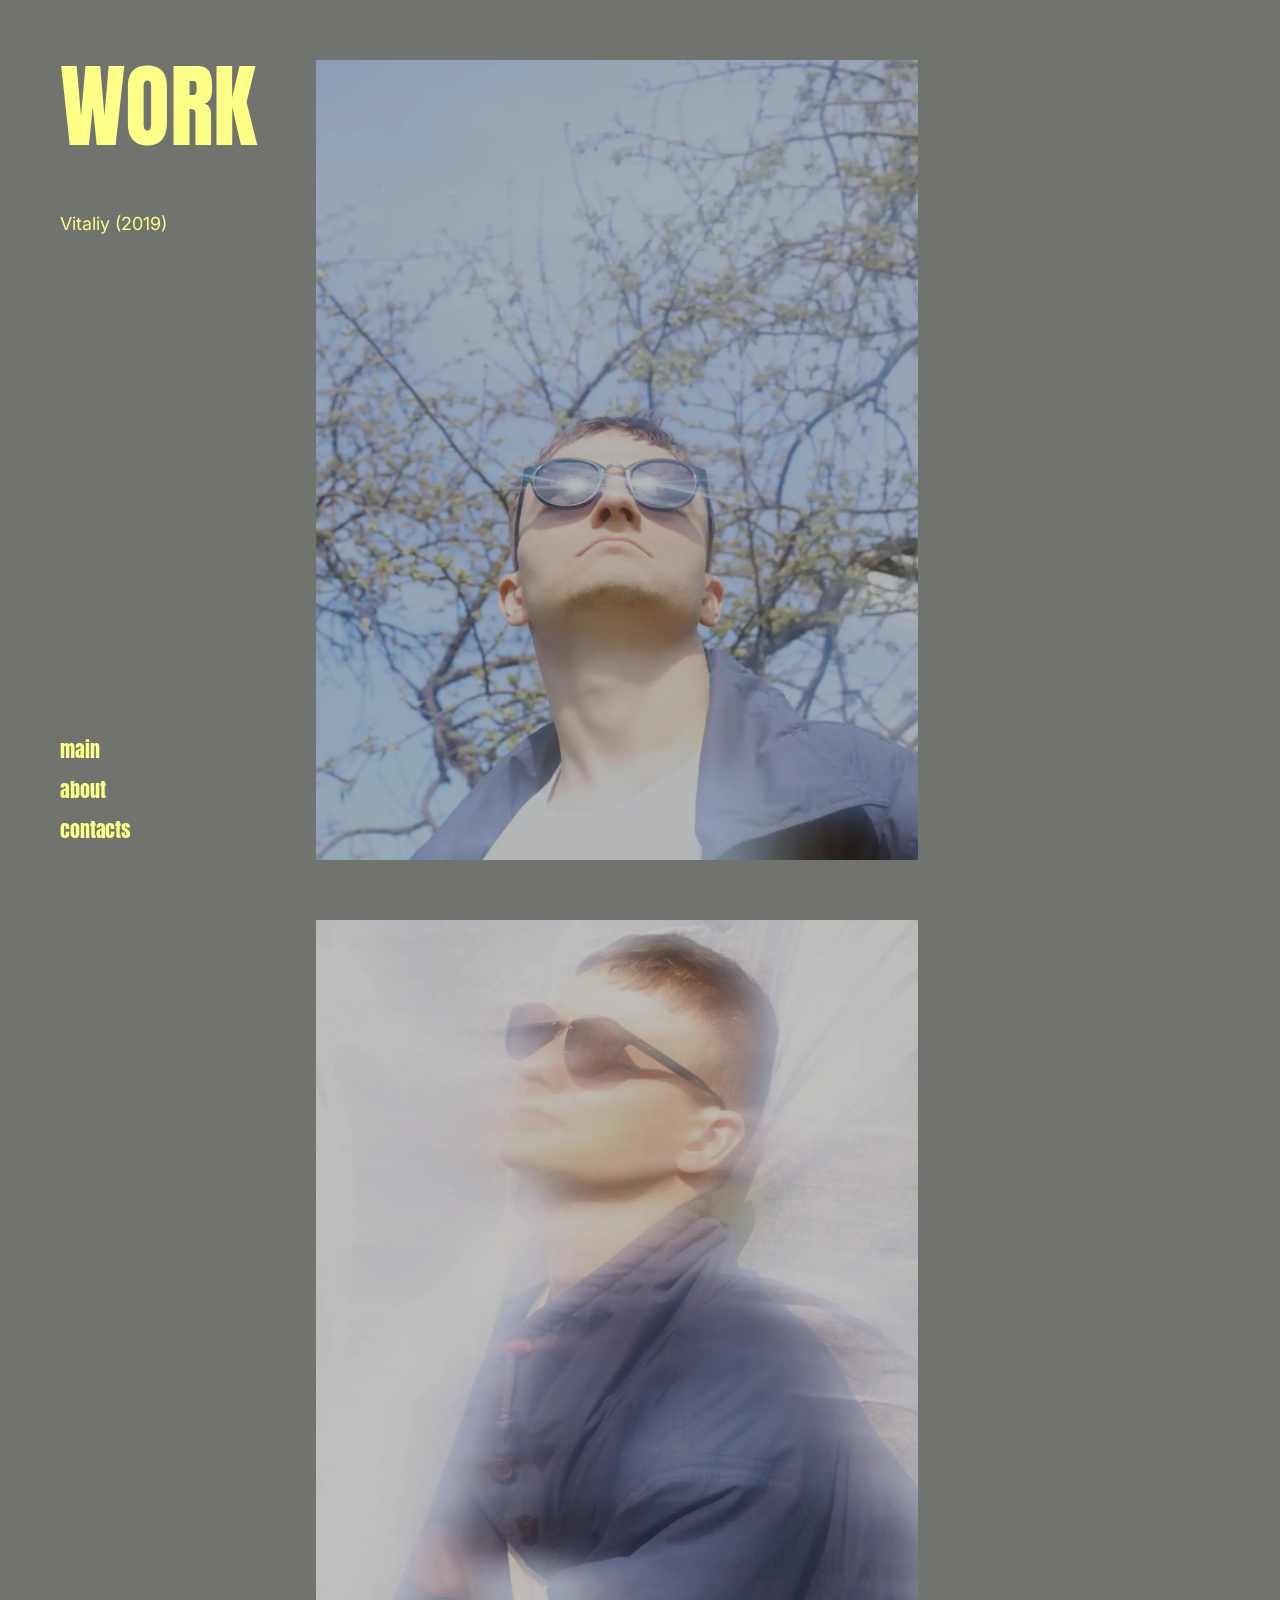
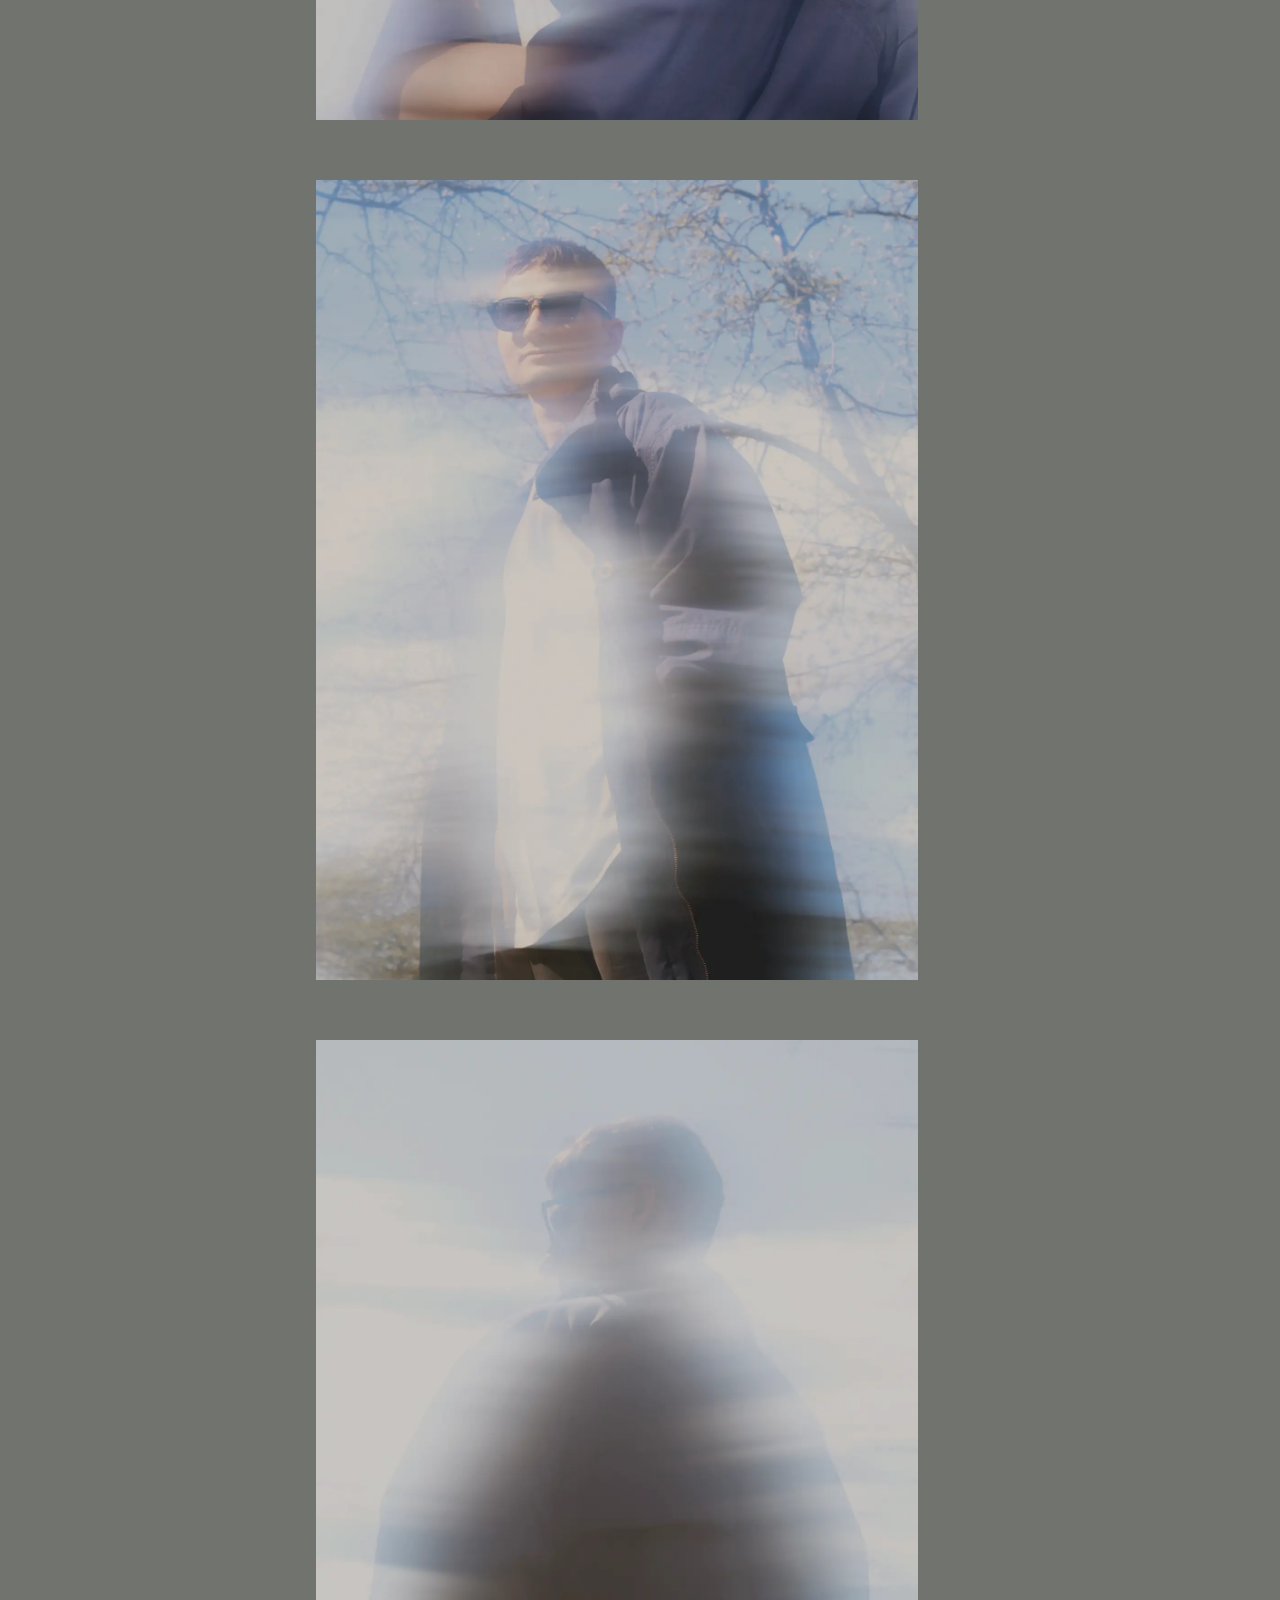
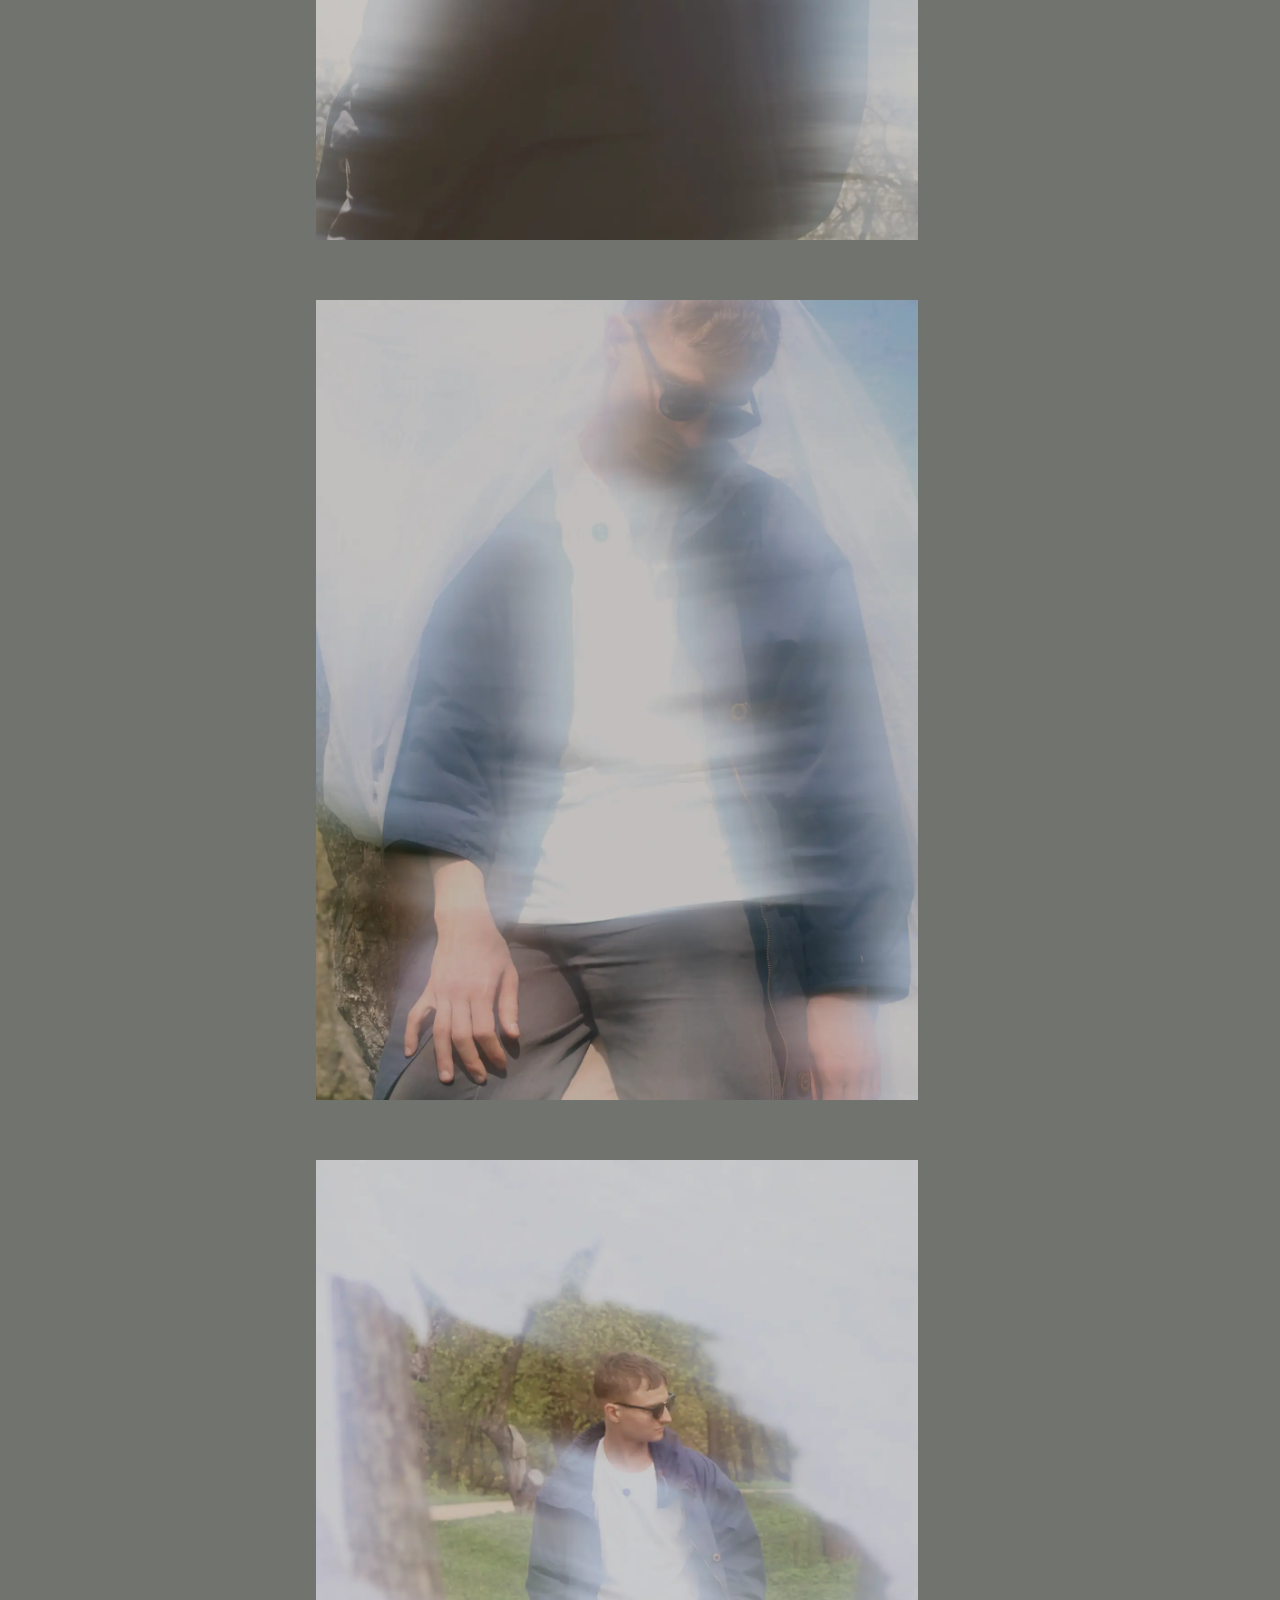
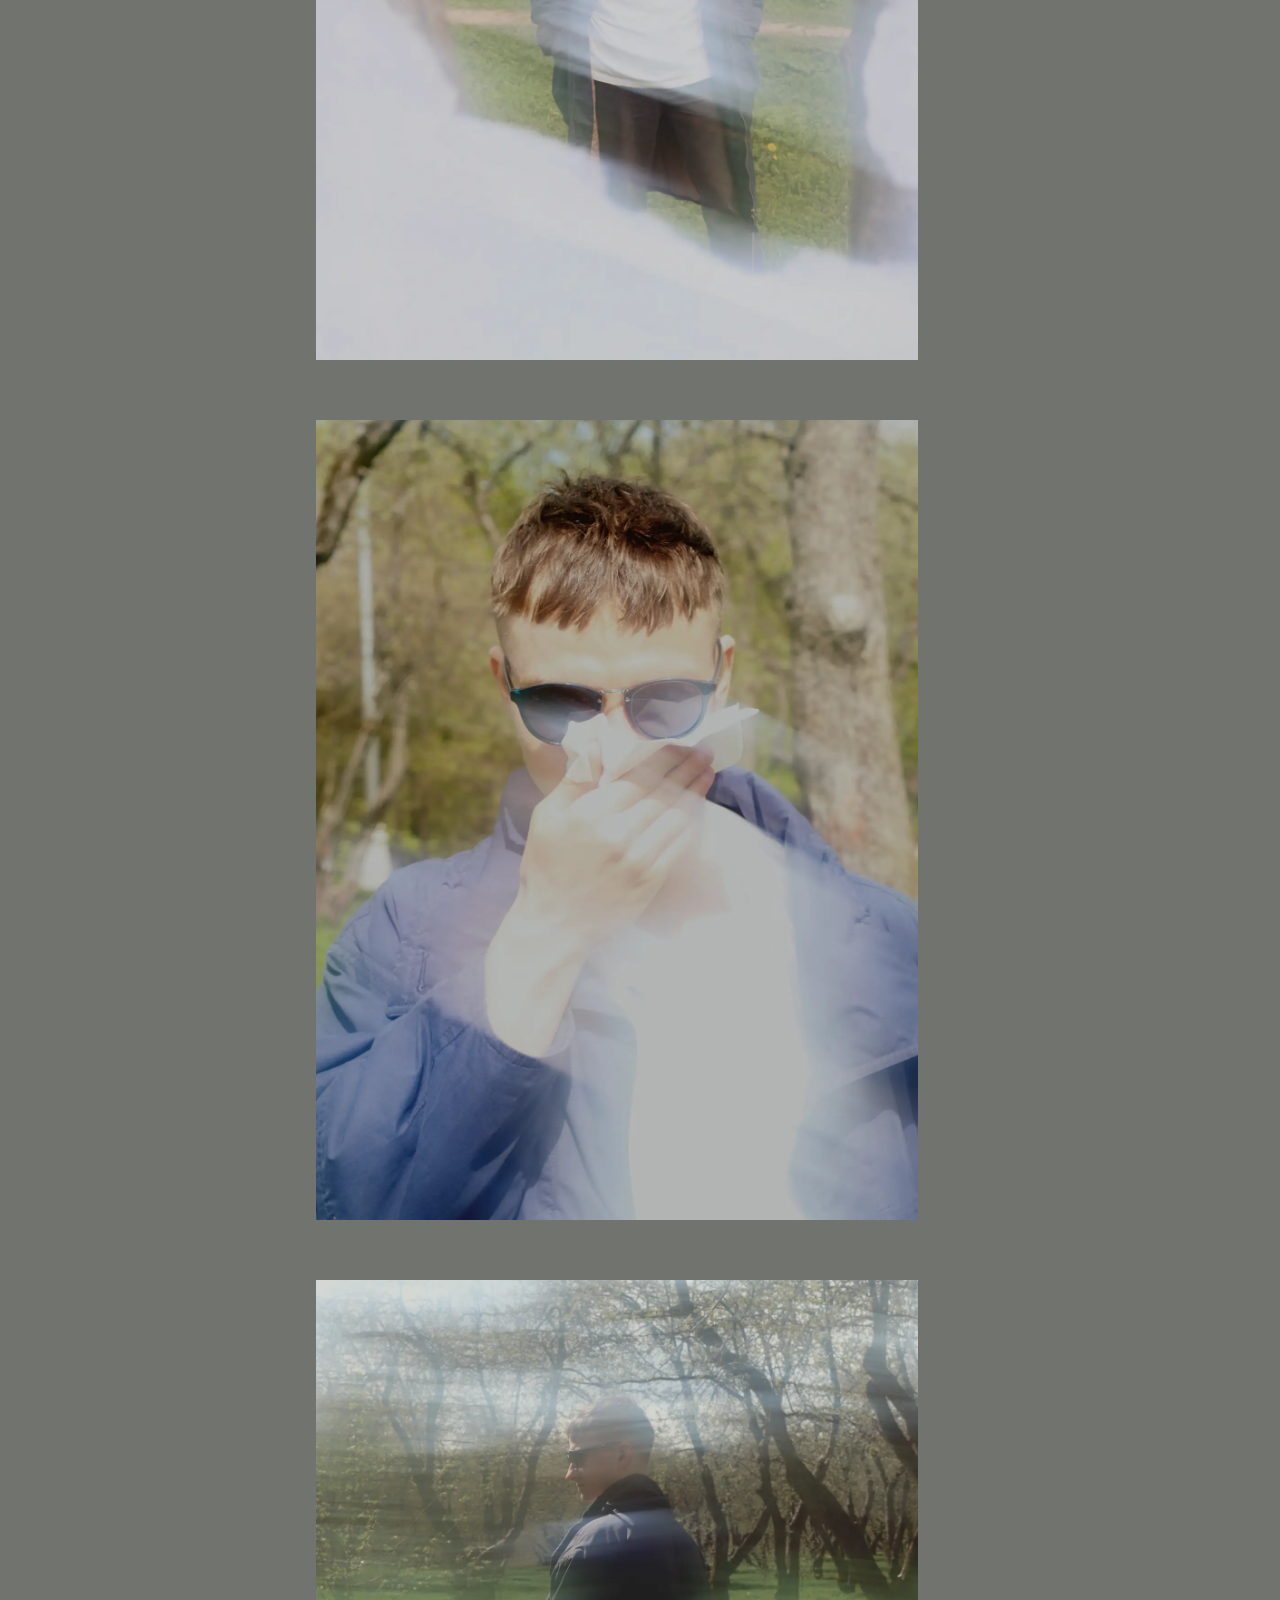
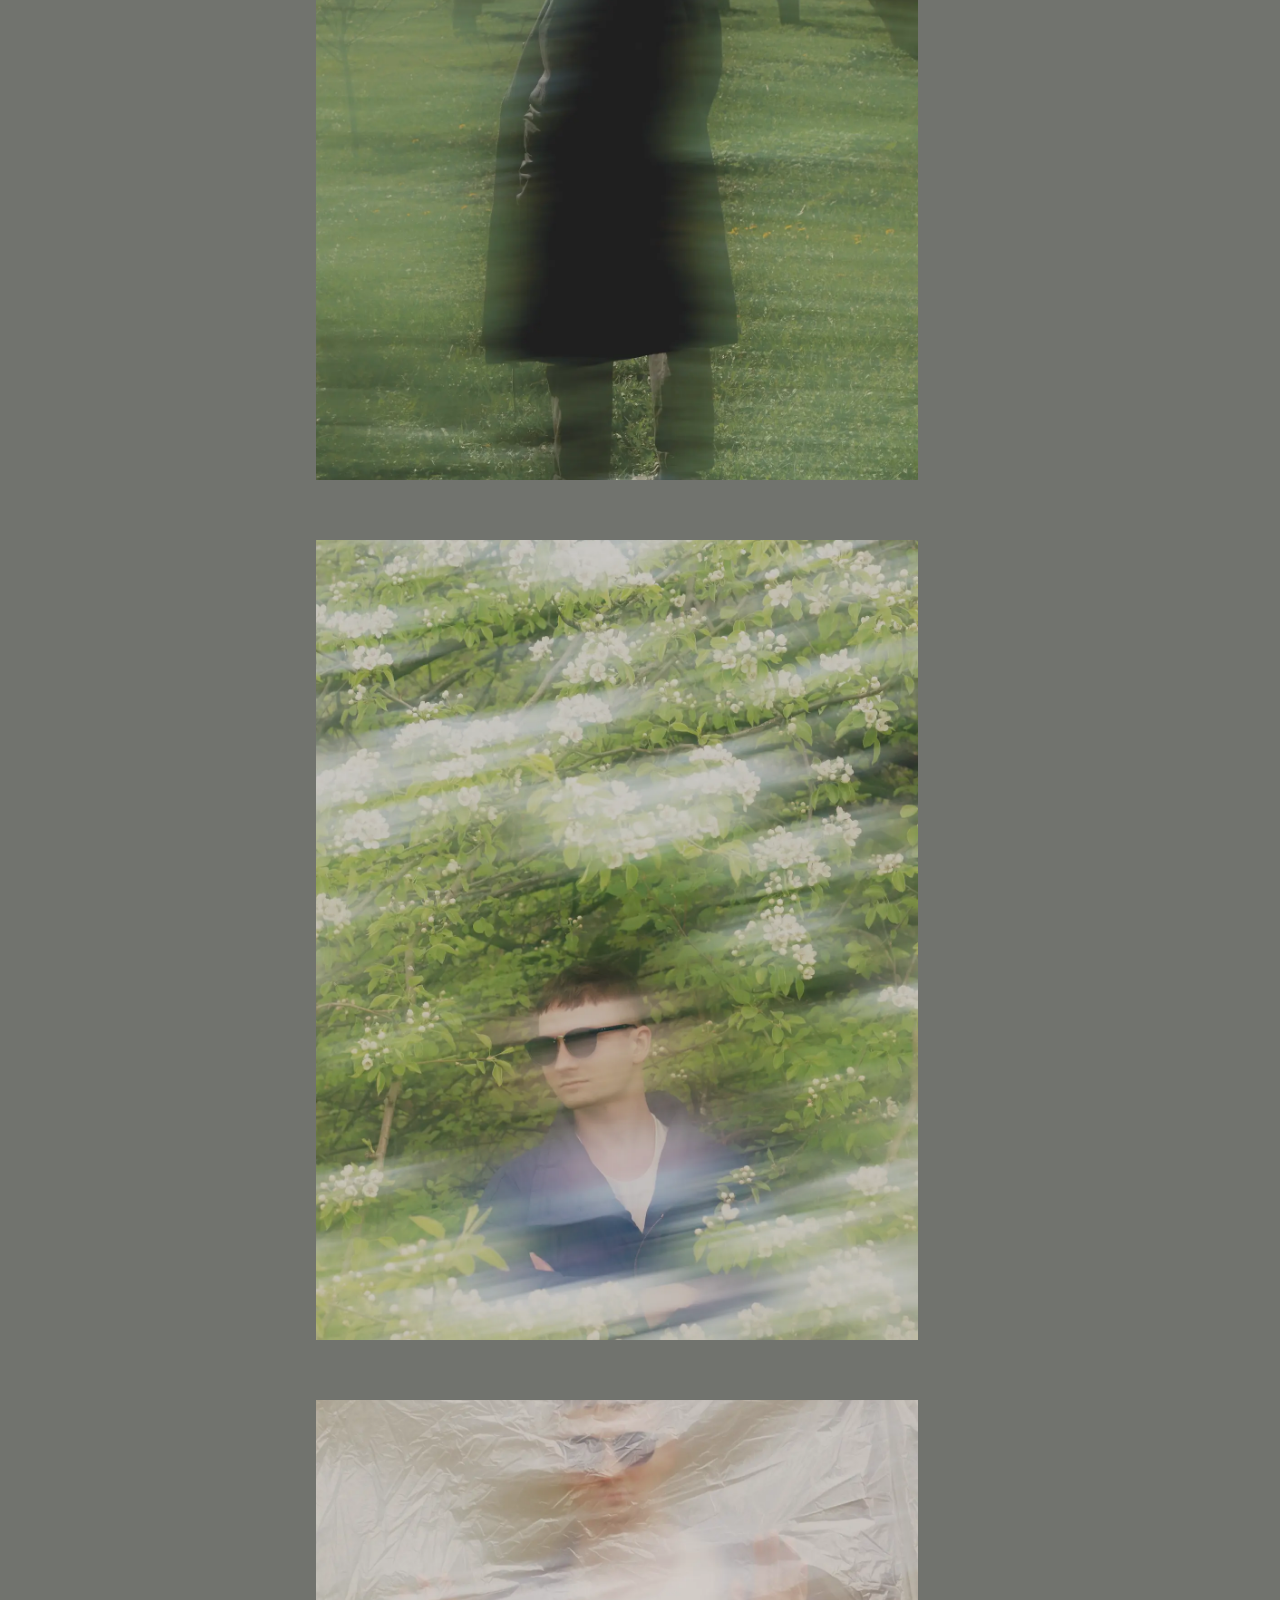
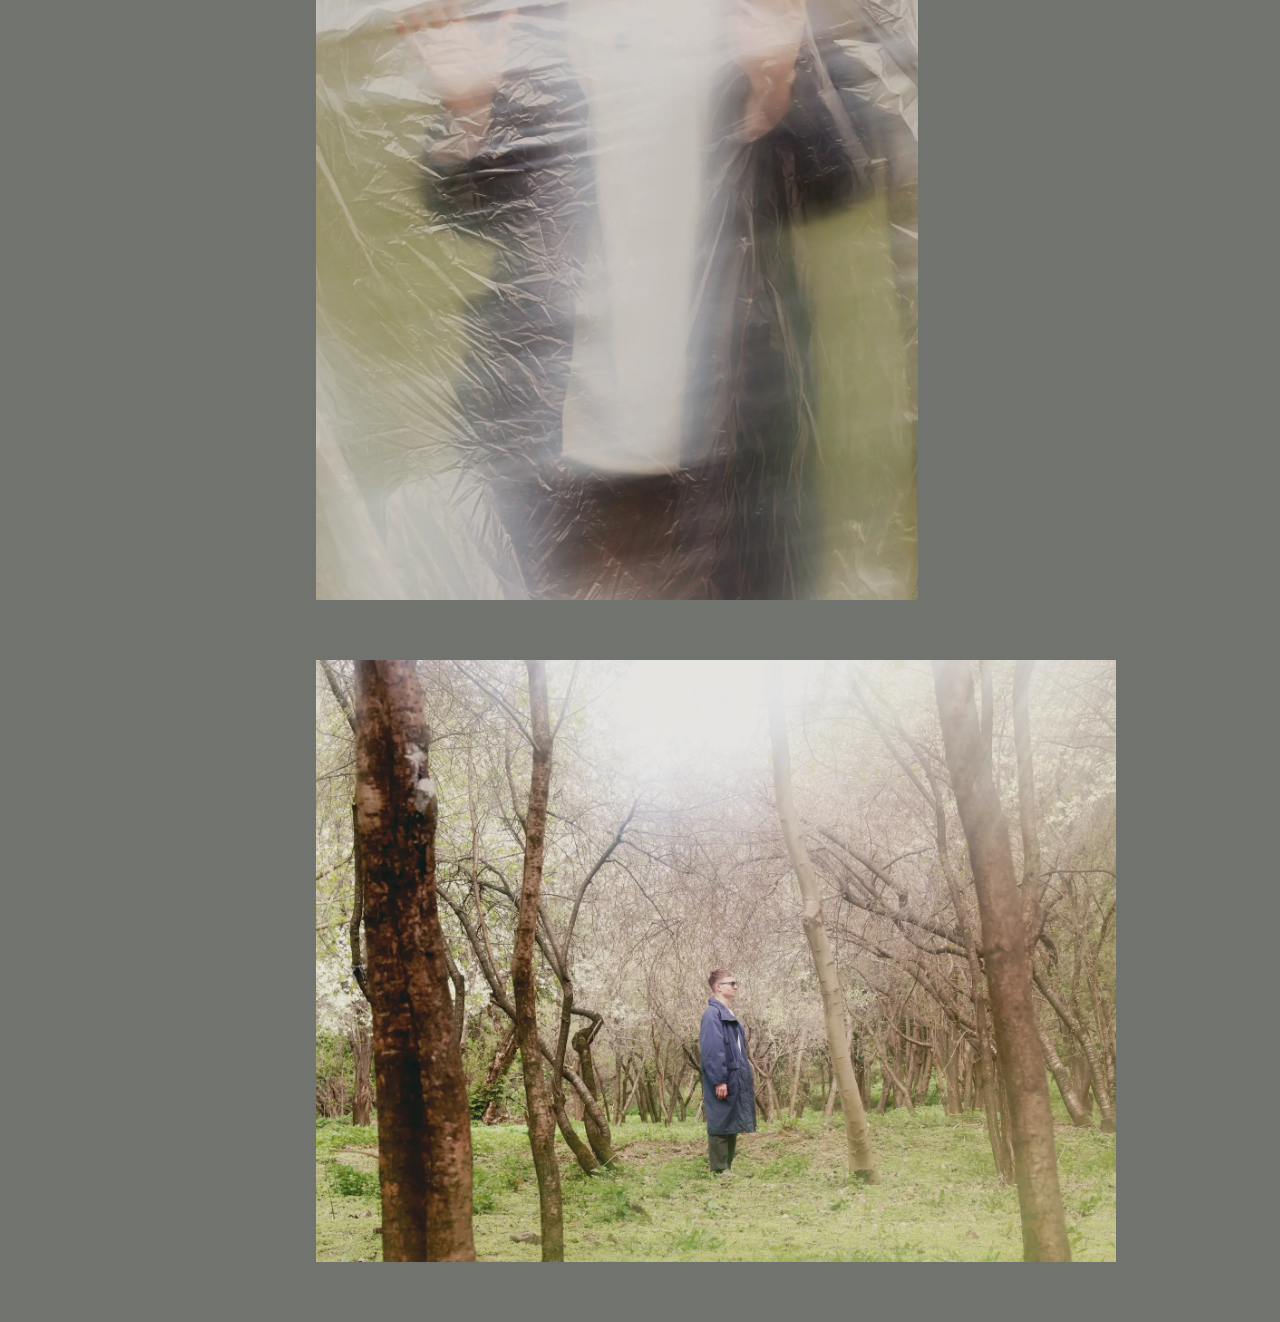
<file: vitaliy-I-2019.html>
<!DOCTYPE html>
<html lang="en">
<head>
<meta charset="UTF-8">
<meta name="viewport" content="width=device-width, initial-scale=1.0">
<title>Vitaliy (2019) — Marina Agliullina</title>

<!-- Fonts are self-hosted via @font-face in style.css -->
<link rel="preload" href="assets/fonts/anton.woff2" as="font" type="font/woff2" crossorigin>
<link rel="preload" href="assets/fonts/Inter-VariableFont_opsz%2Cwght.ttf" as="font" type="font/ttf" crossorigin>
<link rel="stylesheet" href="style.css?v=2">
</head>
<body class="content-page gallery-detail-page">

<main class="page">
  <div class="page-title">
    <h1><a href="work.html">WORK</a></h1>
    <h2 class="gallery-title">Vitaliy (2019)</h2>
  </div>

  <div class="page-content">
    <div class="gallery-images">
      <img class="gallery-image" src="assets/images/galleries/vitaliy-I-2019/01.webp" alt="Vitaliy (2019) photograph 1">
      <img class="gallery-image" src="assets/images/galleries/vitaliy-I-2019/02.webp" alt="Vitaliy (2019) photograph 2">
      <img class="gallery-image" src="assets/images/galleries/vitaliy-I-2019/03.webp" alt="Vitaliy (2019) photograph 3">
      <img class="gallery-image" src="assets/images/galleries/vitaliy-I-2019/04.webp" alt="Vitaliy (2019) photograph 4">
      <img class="gallery-image" src="assets/images/galleries/vitaliy-I-2019/05.webp" alt="Vitaliy (2019) photograph 5">
      <img class="gallery-image" src="assets/images/galleries/vitaliy-I-2019/06.webp" alt="Vitaliy (2019) photograph 6">
      <img class="gallery-image" src="assets/images/galleries/vitaliy-I-2019/07.webp" alt="Vitaliy (2019) photograph 7">
      <img class="gallery-image" src="assets/images/galleries/vitaliy-I-2019/08.webp" alt="Vitaliy (2019) photograph 8">
      <img class="gallery-image" src="assets/images/galleries/vitaliy-I-2019/09.webp" alt="Vitaliy (2019) photograph 9">
      <img class="gallery-image" src="assets/images/galleries/vitaliy-I-2019/10.webp" alt="Vitaliy (2019) photograph 10">
      <img class="gallery-image" src="assets/images/galleries/vitaliy-I-2019/11.webp" alt="Vitaliy (2019) photograph 11">
    </div>
  </div>
</main>

<div class="menu-backdrop" aria-hidden="true"></div>

<!-- Same menu as the Work page — this belongs to the Work section -->
<nav class="menu" aria-label="Primary">
  <a href="about.html" class="menu__item menu__item--left">about</a>
  <a href="index.html" class="menu__item menu__item--center">main</a>
  <a href="contacts.html" class="menu__item menu__item--right">contacts</a>
</nav>

<script src="layout.js"></script>
<script src="gallery-images.js"></script>
</body>
</html>
</file>
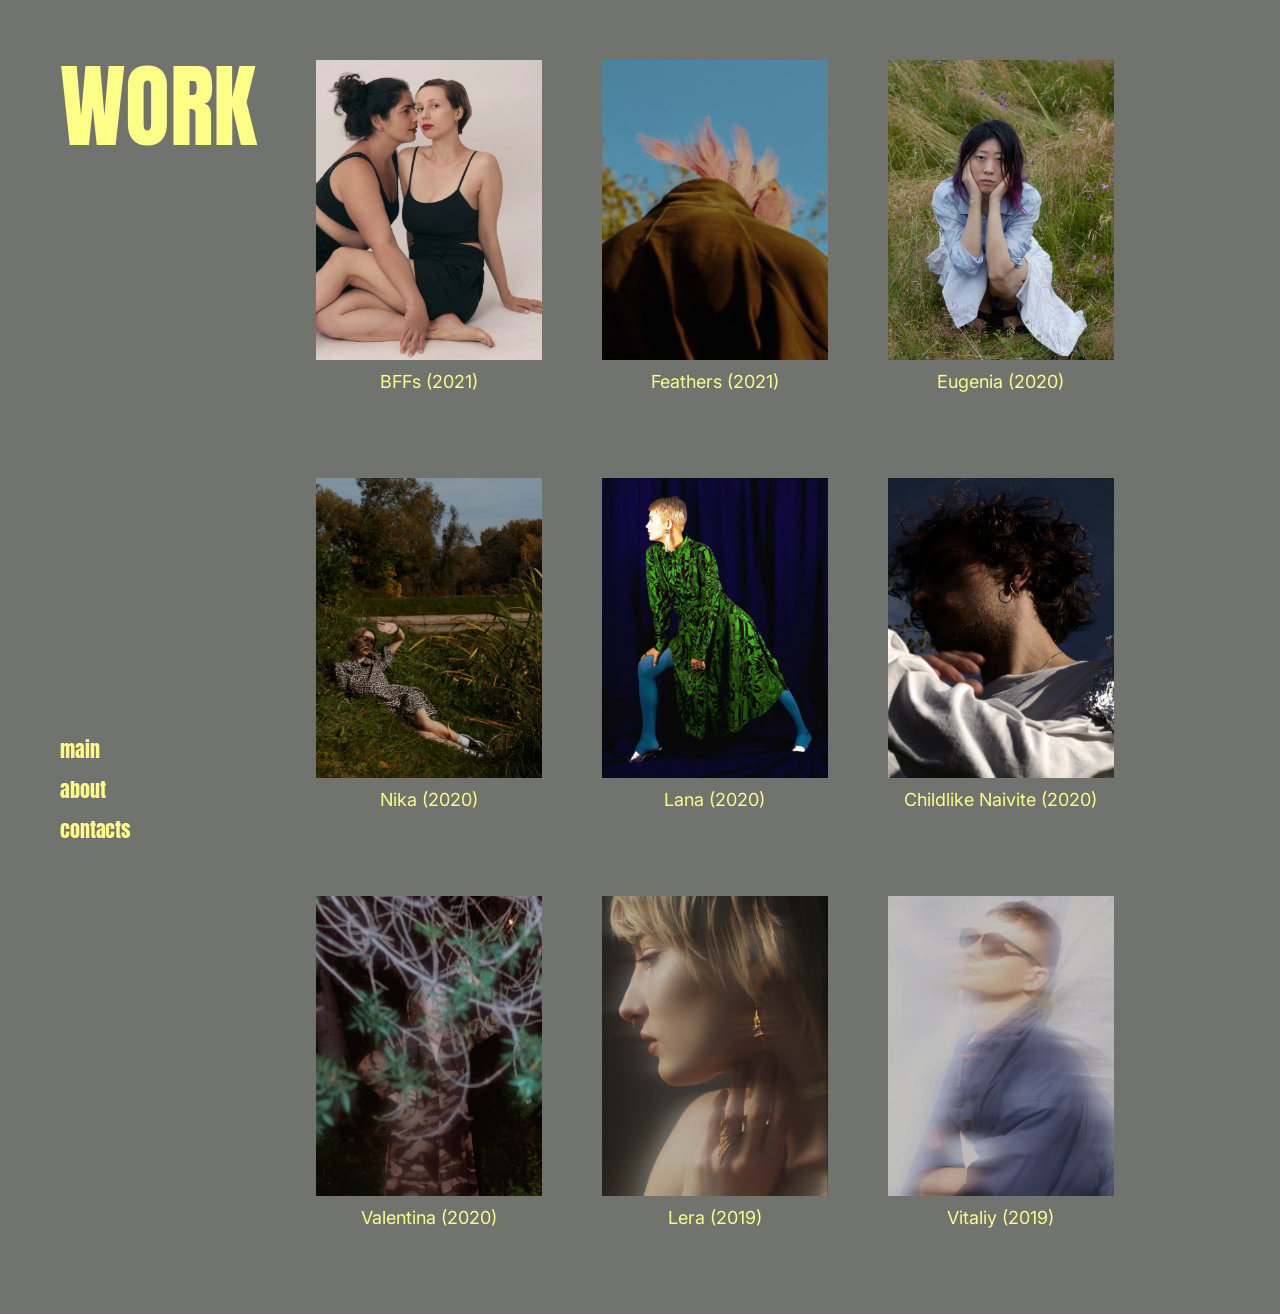
<file: work.html>
<!DOCTYPE html>
<html lang="en">
<head>
<meta charset="UTF-8">
<meta name="viewport" content="width=device-width, initial-scale=1.0">
<title>Work — Marina Agliullina</title>

<!-- Fonts are self-hosted via @font-face in style.css -->
<link rel="preload" href="assets/fonts/anton.woff2" as="font" type="font/woff2" crossorigin>
<link rel="preload" href="assets/fonts/Inter-VariableFont_opsz%2Cwght.ttf" as="font" type="font/ttf" crossorigin>
<link rel="stylesheet" href="style.css?v=2">
</head>
<body class="content-page work-page">

<main class="page work-page">
  <h1 class="page-title">WORK</h1>

  <div class="page-content">
    <div class="gallery">
      <a href="bffs-2021.html" class="gallery-card">
        <img class="gallery-card__image" src="assets/images/galleries/bffs-2021/cover.webp" alt="BFFs (2021) cover">
        <p class="gallery-card__caption">BFFs (2021)</p>
      </a>

      <a href="feathers-2021.html" class="gallery-card">
        <img class="gallery-card__image" src="assets/images/galleries/feathers-2021/cover.webp" alt="Feathers (2021) cover">
        <p class="gallery-card__caption">Feathers (2021)</p>
      </a>

      <a href="euginia-2020.html" class="gallery-card">
        <img class="gallery-card__image" src="assets/images/galleries/euginia-2020/cover.webp" alt="Eugenia (2020) cover">
        <p class="gallery-card__caption">Eugenia (2020)</p>
      </a>

      <a href="nika-i-2020.html" class="gallery-card">
        <img class="gallery-card__image" src="assets/images/galleries/nika-i-2020/cover.webp" alt="Nika (2020) cover">
        <p class="gallery-card__caption">Nika (2020)</p>
      </a>

      <a href="lana-ii-2020.html" class="gallery-card">
        <img class="gallery-card__image" src="assets/images/galleries/lana-ii-2020/cover.webp" alt="Lana (2020) cover">
        <p class="gallery-card__caption">Lana (2020)</p>
      </a>

      <a href="childlike-naivite-2020.html" class="gallery-card">
        <img class="gallery-card__image" src="assets/images/galleries/childlike-naivite-2020/cover.webp" alt="Childlike Naivite (2020) cover">
        <p class="gallery-card__caption">Childlike Naivite (2020)</p>
      </a>

      <a href="valentina-2020.html" class="gallery-card">
        <img class="gallery-card__image" src="assets/images/galleries/valentina-2020/cover.webp" alt="Valentina (2020) cover">
        <p class="gallery-card__caption">Valentina (2020)</p>
      </a>

      <a href="lera-2019.html" class="gallery-card">
        <img class="gallery-card__image" src="assets/images/galleries/lera-2019/cover.webp" alt="Lera (2019) cover">
        <p class="gallery-card__caption">Lera (2019)</p>
      </a>

      <a href="vitaliy-I-2019.html" class="gallery-card">
        <img class="gallery-card__image" src="assets/images/galleries/vitaliy-I-2019/cover.webp" alt="Vitaliy (2019) cover">
        <p class="gallery-card__caption">Vitaliy (2019)</p>
      </a>
    </div>
  </div>
</main>

<!-- Solid backdrop behind the fixed menu — same reasoning as the About page:
     content scrolls underneath the menu, so this hides any overlap. -->
<div class="menu-backdrop" aria-hidden="true"></div>

<nav class="menu" aria-label="Primary">
  <a href="about.html" class="menu__item menu__item--left">about</a>
  <a href="index.html" class="menu__item menu__item--center">main</a>
  <a href="contacts.html" class="menu__item menu__item--right">contacts</a>
</nav>

<script src="layout.js"></script>
</body>
</html>
</file>
<file: style.css>
/* ==========================================================================
   Self-hosted fonts. Family names ('Anton', 'Inter') match what
   --font-heading / --font-body reference below.
   Anton loads from WOFF2, with the original TTF listed after it as a
   fallback: if the woff2 path ever 404s, the browser silently uses the TTF
   instead of dropping to a system font. Once you've confirmed in DevTools ->
   Network (filter "Font") that anton.woff2 loads, that TTF line and the old
   Anton TTF file can be deleted.
   Inter stays on its TTF (variable font) — no woff2 for it.
   Paths are case-sensitive on the live server.
   ========================================================================== */
@font-face {
  font-family: 'Anton';
  src: url('assets/fonts/anton.woff2') format('woff2'),
       url('assets/fonts/Anton-Regular.ttf') format('truetype');
  font-weight: 400;
  font-style: normal;
  font-display: swap;
}

@font-face {
  font-family: 'Inter';
  /* Variable font — the comma in the filename must be URL-encoded (%2C). */
  src: url('assets/fonts/Inter-VariableFont_opsz%2Cwght.ttf') format('truetype');
  /* The weight range this one file supports — the site only ever uses 400. */
  font-weight: 100 900;
  font-style: normal;
  font-display: swap;
}

/* ==========================================================================
   Tokens — from GLOBAL spec
   ========================================================================== */
:root {
  --color-bg: #71736E;
  --color-text: #FDFF87;
  --color-interactive: #87EDFF; /* hover (desktop) / pressed (all devices) */

  --font-body: 'Inter', sans-serif;
  --font-heading: 'Anton', sans-serif;

  /* Letter-spacing of -0.6% (Figma) = -0.006em in CSS (em scales with font-size,
     so this stays correct at 20px and 78px alike without recalculating per element) */
  --tracking-tight: -0.006em;

  /* Layout constants, Mobile-S (360px) breakpoint */
  --side-gap: 20px;
  --top-gap: 20px;
  --menu-bottom-gap: 20px;
  --menu-height: 44px;
  --menu-item-width: 82px;
  --heading-menu-gap: 60px; /* space between bottom heading line and menu */

  /* Accounts for a phone's home-indicator/gesture-bar inset. 0px and a
     total no-op on any device without one (most desktops, older phones).
     Requires viewport-fit=cover in the page's <meta name="viewport"> tag
     to have any effect — without that, env() always resolves to 0. */
  --safe-top: env(safe-area-inset-top, 0px);
  --safe-bottom: env(safe-area-inset-bottom, 0px);
}

/* ==========================================================================
   Reset (minimal, only what this page needs)
   ========================================================================== */
* {
  margin: 0;
  padding: 0;
  box-sizing: border-box;
}

html, body {
  height: 100%;
}

body {
  background: var(--color-bg);
  color: var(--color-text);
  font-family: var(--font-body);
  /* No hover/focus color changes per spec — but focus outline must stay visible
     for keyboard users since nothing else signals interactivity on this page */
}

a {
  color: inherit;
  text-decoration: none;
}

/* Icons live inside links and should inherit the link's current color
   automatically — build any future icon SVGs with fill="currentColor"
   so this rule covers them without a separate declaration per icon. */

.icon {
  width: 24px;
  height: 24px;
  display: inline-block;
  flex-shrink: 0; /* keeps the icon from being squeezed if its link's
                      layout gets tight (e.g. inside a flex row) */
}

@media (min-width: 1600px) {
  .icon {
    width: 32px;
    height: 32px;
  }
}

/* Pressed state — works on every input type, including touch, so this
   applies at all breakpoints unconditionally. */
a:active {
  color: var(--color-interactive);
}

/* Hover state — gated to devices that actually have a real pointer.
   Without this guard, touchscreens fire :hover on tap and can leave the
   state stuck until the user taps elsewhere, which reads as a bug rather
   than feedback. This is about input capability, not screen width, so it
   applies the same way across all five breakpoints. */
@media (hover: hover) and (pointer: fine) {
  a:hover {
    color: var(--color-interactive);
  }
}

a:focus-visible {
  outline: 2px solid var(--color-text);
  outline-offset: 2px;
}

/* ==========================================================================
   Hero / heading
   ========================================================================== */
.hero {
  position: relative;
  min-height: 100dvh; /* dvh accounts for mobile browser chrome, safer than vh */
  overflow: hidden;
}

.site-name {
  /* One H1 element in the DOM — screen readers announce "MARINA AGLIULLINA"
     as a single continuous heading regardless of the visual split below */
  position: absolute;
  inset: 0;
  display: flex;
  flex-direction: column;
  justify-content: space-between;
  align-items: center;
  text-align: center;
  pointer-events: none; /* text itself isn't interactive, avoid stray hit-testing */

  font-family: var(--font-heading);
  font-weight: 400;
  font-size: 78px;
  line-height: 1;
  letter-spacing: var(--tracking-tight);
}

.site-name__first {
  padding-top: calc(var(--top-gap) + var(--safe-top));
}

.site-name__last {
  /* Sits 60px above the menu. Menu occupies (menu-bottom-gap + menu-height)
     from the very bottom, so add heading-menu-gap on top of that.
     --safe-bottom is the actual fix: without it, this reserved space
     doesn't match where the menu really sits once the OS shifts it up to
     clear the home-indicator/gesture-bar area on a real phone — which is
     exactly the "doesn't stick to the menu" symptom at 480px. */
  padding-bottom: calc(var(--menu-bottom-gap) + var(--menu-height) + var(--heading-menu-gap) + var(--safe-bottom));
}

/* ==========================================================================
   Slideshow
   ========================================================================== */
.slideshow {
  position: absolute;
  /* top is set dynamically by script.js — it centers on the actual gap
     between the two heading lines, not the viewport midpoint, since those
     aren't the same point once the menu's reserved space is accounted for */
  top: 50%; /* fallback before JS runs */
  left: 50%;
  transform: translate(-50%, -50%);

  /* Fixed footprint per spec: 320x240 landscape by default.
     JS toggles a --portrait state (240x320) per current image's orientation. */
  width: 320px;
  height: 240px;

  background: #D9D9D9; /* placeholder fill until real photos are in */
  z-index: 1; /* sits below heading text where they overlap, per "covered by heading" */
}

.slideshow.slideshow--portrait {
  width: 240px;
  height: 320px;
}

.slideshow img {
  display: block;
  width: 100%;
  height: 100%;
  object-fit: cover;
}

.site-name {
  z-index: 2; /* heading renders above the slideshow on overlap */
}

/* ==========================================================================
   Menu
   ========================================================================== */
.menu {
  position: fixed;
  left: var(--side-gap);
  right: var(--side-gap);
  bottom: calc(var(--menu-bottom-gap) + var(--safe-bottom));
  height: var(--menu-height);
  display: flex;
  justify-content: space-between;
  align-items: center;
  z-index: 3; /* menu always on top */
}

.menu__item {
  width: var(--menu-item-width);
  height: var(--menu-height);
  display: flex;
  align-items: center;

  font-family: var(--font-heading);
  font-weight: 400;
  font-size: 20px;
  line-height: 1;
  letter-spacing: var(--tracking-tight);
}

.menu__item--left {
  justify-content: flex-start;
  text-align: left;
}

.menu__item--center {
  justify-content: center;
  text-align: center;
}

.menu__item--right {
  justify-content: flex-end;
  text-align: right;
}

/* ==========================================================================
   Mobile-L (480px+)
   Layout logic is identical to Mobile-S — only type scale and menu
   container size change, to fit the larger font sizes.
   ========================================================================== */
@media (min-width: 480px) {
  :root {
    --menu-height: 48px;
    --menu-item-width: 90px;
    /* --heading-menu-gap, --menu-bottom-gap, --side-gap, --top-gap unchanged —
       the calc() in .site-name__last picks up the new --menu-height
       automatically since it's a CSS custom property, not a hardcoded value */
  }

  .site-name {
    font-size: 86px;
  }

  .menu__item {
    font-size: 24px;
  }
}

/* ==========================================================================
   Desktop-XS (1024px+)
   Bounded to 1024–1199px, explicitly — structurally similar to Desktop-S's
   row layout (both heading halves pinned to the top, same slideshow size),
   but with smaller type and a fixed-size touch-target-style menu container
   rather than Desktop-S's auto-width one. Different enough from 1200+ that
   everything here is scoped so nothing leaks across that boundary either way.
   ========================================================================== */
@media (min-width: 1024px) and (max-width: 1199px) {
  :root {
    --side-gap: 60px;
    --top-gap: 60px;
    --menu-bottom-gap: 60px;
    --menu-height: 44px;
    --menu-item-width: 72px;
    /* .menu and .menu__item already read left/right/bottom/width/height
       from these tokens in their base rules, so updating the tokens here
       is enough — no need to restate those properties directly. */
  }

  .site-name {
    flex-direction: row;
    align-items: flex-start; /* both halves pinned to the top, not split top/bottom */
    justify-content: space-between;
    padding: var(--top-gap) var(--side-gap) 0;
    font-size: 124px;
  }

  .site-name__first {
    padding-top: 0; /* was mobile-only; container padding above handles it now */
    text-align: left;
  }

  .site-name__last {
    padding-bottom: 0; /* mobile reserved space for the menu no longer applies */
    text-align: right;
  }

  .menu__item {
    font-size: 20px;
    letter-spacing: 0; /* flat here, unlike the tracking-tight used at every
                           other breakpoint for this element */
  }

  .slideshow {
    width: 516px;
    height: 387px;
  }

  .slideshow.slideshow--portrait {
    width: 387px;
    height: 516px;
  }
}

/* ==========================================================================
   Desktop-S (1200px+)
   Structural change, not just a scale-up: the heading switches from a
   vertical stack (top line / bottom line) to a horizontal row, both halves
   pinned to the top. Menu drops its fixed touch-target box since pointer
   input doesn't need one. Slideshow image footprint scales up.
   ========================================================================== */
@media (min-width: 1200px) {
  :root {
    --side-gap: 60px;
    --top-gap: 60px;
    --menu-bottom-gap: 60px;
  }

  .site-name {
    flex-direction: row;
    align-items: flex-start; /* both halves pinned to the top, not split top/bottom */
    justify-content: space-between;
    padding: var(--top-gap) var(--side-gap) 0;
    font-size: 148px;
    /* This size is unique to this page/breakpoint — still an <h1> though:
       font-size is presentation, not a reason to change the semantic element */
  }

  .site-name__first {
    padding-top: 0; /* was mobile-only; container padding above handles it now */
    text-align: left;
  }

  .site-name__last {
    padding-bottom: 0; /* mobile reserved space for the menu no longer applies */
    text-align: right;
  }

  .menu {
    left: var(--side-gap);
    right: var(--side-gap);
    bottom: var(--menu-bottom-gap);
    height: auto; /* no fixed touch-target box on desktop */
  }

  .menu__item {
    width: 72px; /* fixed container, per spec — not auto as I'd assumed earlier */
    height: auto; /* TBD: confirm if this should be a fixed value instead */
    font-size: 20px;
  }

  .slideshow {
    width: 516px;
    height: 387px;
  }

  .slideshow.slideshow--portrait {
    width: 387px;
    height: 516px;
  }
}

/* ==========================================================================
   Desktop-M (1400px+)
   Only the heading font-size changes — everything else (paddings, menu,
   image sizes) carries over unchanged from Desktop-S.
   ========================================================================== */
@media (min-width: 1400px) {
  .site-name {
    font-size: 180px;
  }
}

/* ==========================================================================
   Desktop between M and L (1600px+)
   Homepage H1 steps to 200px here (240px at 1920). Every other text style
   already matches the 1920px settings from this width up — the menu labels
   are 40px, and their boxes are 160px wide so the larger text fits.
   ========================================================================== */
@media (min-width: 1600px) {
  .site-name {
    font-size: 200px;
  }

  .menu__item {
    width: 160px;
    font-size: 40px;
  }
}

/* ==========================================================================
   Desktop-L (1920px+)
   Only the heading size and the slideshow image footprint change from 1600
   — paddings and structure carry over from Desktop-S.
   ========================================================================== */
@media (min-width: 1920px) {
  .site-name {
    font-size: 240px;
  }

  .slideshow {
    width: 698px;
    height: 523px;
  }

  .slideshow.slideshow--portrait {
    width: 523px;
    height: 698px;
  }
}

/* ==========================================================================
   About page (and other content pages sharing this pattern)
   ========================================================================== */
.page {
  padding: 0 var(--side-gap) calc(var(--menu-height) + var(--menu-bottom-gap) + 40px);
  /* top padding removed — the fixed header (below) now reserves that space
     dynamically via --header-height, since its height varies by breakpoint */
}

.page-title {
  position: fixed;
  top: 0;
  left: 0;
  right: 0;
  z-index: 6; /* same tier as the bottom menu — fixed chrome above scrolling content */
  background: var(--color-bg); /* the title's own box acts as its own backdrop,
                                   since it already spans edge-to-edge */
  padding: var(--top-gap) var(--side-gap) 32px;

  font-family: var(--font-heading);
  font-weight: 400;
  font-size: 78px;
  line-height: 1;
  letter-spacing: var(--tracking-tight);
  text-align: center;
}

.page-content {
  /* Pushes scrollable content below the fixed header. Falls back to an
     approximate value before JS measures the real height, to avoid a flash
     of overlapping content on first paint. */
  padding-top: var(--header-height, 130px);
}

.page-content p {
  font-family: var(--font-body);
  font-weight: 400;
  font-size: 18px;
  line-height: 24px;
  letter-spacing: 0;
  margin: 0 0 10px; /* between paragraphs; collapses correctly against h2 below */
}

.page-content h2 {
  font-family: var(--font-heading);
  font-weight: 400;
  font-size: 20px;
  line-height: 1;
  letter-spacing: 0.008em; /* 0.8% (Figma) converted to em, same approach
                               used for --tracking-tight elsewhere on the
                               site — scales correctly if this size ever
                               changes per breakpoint (it already does, to
                               32px on About at 1920) without recalculating */
  text-transform: uppercase;
  margin: 40px 0 10px;
  /* Margin collapsing does the rest of the work here: this 40px collapses
     against the preceding paragraph's 10px margin-bottom to produce
     exactly 40px between sections (the browser takes the larger of the
     two, not the sum) — and this same h2's 10px margin-bottom collapses
     against the next paragraph's lack of a top margin to produce exactly
     10px after the heading. No extra rules needed to hit those two numbers. */
}

.page-content > h2:first-child {
  /* Direct-child selector matters here: this only zeroes the gap when an H2
     is literally the first element in .page-content (a page with no lead
     paragraph before its sections). It must NOT match an H2 that's merely
     first inside .col-sections — that H2 sits after a whole separate lead
     paragraph in the sibling column, so it still needs its full 40px gap. */
  margin-top: 0;
}

/* Fixed bottom menu, shared pattern: solid backdrop spans full width so
   scrolling content can't visually collide with the menu labels; the menu
   itself keeps the standard side-gap inset. */
.menu-backdrop {
  position: fixed;
  left: 0;
  right: 0;
  bottom: 0;
  height: calc(var(--menu-height) + var(--menu-bottom-gap));
  background: var(--color-bg);
  z-index: 5;
}

.menu {
  z-index: 6; /* above the backdrop */
}

/* ==========================================================================
   Content pages at 1200px+ (About, and future pages sharing this pattern):
   the mobile top-bar/bottom-bar header+menu become a left sidebar instead.
   Scoped under .content-page so this can't leak into the homepage, which
   shares the .menu / .menu__item / .page-title class names but keeps its
   own distinct desktop layout (horizontal bar, not a sidebar).
   ========================================================================== */
@media (min-width: 1200px) {
  .content-page .page {
    padding: 0; /* mobile's reserved space for the fixed bottom bar no longer applies */
  }

  .content-page .page-title {
    position: fixed;
    top: 0;
    left: 0;
    right: auto; /* bug fix: mobile's right:0 was still inherited here,
                    stretching this full-width instead of hugging the H1 —
                    which then fed a wrong (huge) --sidebar-width into JS
                    and pushed .page-content off-screen */
    /* Explicit width, computed once in JS from the H1's real rendered size
       plus this box's own padding (see layout.js) — not `auto` relying on
       the browser's shrink-to-fit behavior, which had no guaranteed
       relationship to the separate value used for .page-content's offset.
       Both now come from the same single calculation. */
    width: var(--sidebar-width, 300px);
    text-align: left;
    padding: 60px 60px 0 60px;
    font-size: 92px;
  }

  .content-page .page-content {
    /* Offsets past the sidebar. --sidebar-width is measured at runtime from
       the actual rendered width of .page-title (see layout.js) since the
       sidebar has no fixed value — it hugs whatever title text is on the
       page, so this can't be a hardcoded number. */
    margin-left: var(--sidebar-width, 300px);
    width: 588px;
    padding: 60px 0;
  }

  .content-page .menu-backdrop {
    display: none; /* sidebar and content are separate columns here — no
                       scrolling overlap to hide, unlike on mobile */
  }

  .content-page .menu {
    left: 0;
    right: auto;
    bottom: 0;
    height: auto;
    display: flex;
    flex-direction: column;
    align-items: flex-start; /* menu items align to the left edge, not stretched/centered */
    gap: 20px;
    padding: 0 0 60px 60px;
  }

  .content-page .menu__item {
    width: auto;
    height: auto;
  }
}

/* ==========================================================================
   Content pages, 1400px+ (covers both 1400 and 1600 — identical per spec,
   a single min-width block covers both without duplication)
   ========================================================================== */
@media (min-width: 1400px) {
  .content-page .page-content {
    width: 748px;
  }
}

/* ==========================================================================
   Work page gallery
   ========================================================================== */
.gallery {
  display: flex;
  flex-direction: column;
  gap: 32px; /* spacing between cards */
}

.gallery-card {
  display: block;
  color: inherit;
  text-decoration: none;
}

.gallery-card__image {
  display: block;
  width: 100%;
  aspect-ratio: 3 / 4; /* fixed proportions — width is fluid, height follows */
  object-fit: cover; /* crops real photos to fill the box instead of
                         stretching/distorting them */
  background: #D9D9D9; /* shows briefly while loading, or if a file fails */
}

.gallery-card .gallery-card__caption {
  /* Specificity note: plain .gallery-card__caption alone was losing to the
     About page's ".page-content p" rule (which also matches this element,
     since it's nested inside .page-content too) — that rule's margin
     (0 0 10px) was silently overriding this one's intended margin-top.
     Combining with the parent class here raises specificity enough to win
     without needing !important. */
  margin: 10px 0 0;
  text-align: center;
  font-family: var(--font-body);
  font-weight: 400;
  font-size: 18px;
  line-height: 24px;
  letter-spacing: 0;

  min-height: 24px; /* one line */
  max-height: 48px; /* two lines — hard cap */
  overflow: hidden;

  /* Line-clamp to 2 lines, then ellipsis on overflow. Both the standard and
     -webkit- prefixed properties are included since Safari still needs the
     prefix even though the unprefixed version now works in Chrome/Firefox. */
  display: -webkit-box;
  -webkit-line-clamp: 2;
  -webkit-box-orient: vertical;
  line-clamp: 2;
  text-overflow: ellipsis;
}

/* Work page specifically needs wider side padding at 480px than the shared
   --side-gap token provides (which stays 20px here for the fixed header
   and menu — confirmed by measuring the mockup — and must stay 20px on
   the About page too, which already relies on it at this width). Scoping
   this to .work-page keeps it from leaking into either of those.
   Bounded to max-width:1199px so it can't fight the desktop reset below. */
@media (min-width: 480px) and (max-width: 1199px) {
  .work-page .page {
    padding-left: 32px;
    padding-right: 32px;
  }
}

/* ==========================================================================
   Work page, 1200px+ (identical at 1400px too, per spec — one block covers
   both). Reuses the About page's sidebar (.content-page .page-title /
   .menu) entirely unchanged; only the content area becomes a fixed 3-column
   image grid instead of a text column.
   ========================================================================== */
@media (min-width: 1200px) {
  .work-page .page-content {
    width: auto; /* overrides the About page's fixed 588px column width */
  }

  .work-page .gallery {
    display: grid;
    grid-template-columns: repeat(3, 226px);
    gap: 60px;
    /* Flush-left again (reverted from centered) — grid's default
       justify-content already places fixed-width tracks at the start of
       the container, so no explicit property is needed here. Applies at
       every desktop breakpoint from here up, since nothing below overrides
       it. */
  }

  .work-page .gallery-card__image {
    width: 226px;
    height: 300px;
    aspect-ratio: auto; /* both dimensions are fixed here, unlike mobile's
                            fluid-width/fixed-ratio approach */
  }

  .work-page .gallery-card__caption {
    width: 226px;
    height: 48px; /* fixed, not the mobile min/max range — still capped at
                     2 lines via the line-clamp rules already in place */
  }

  /* Visual reorder only, DOM order stays about/main/contacts (matches the
     already-tested mobile markup — see note below on why this can't just
     be swapped in the HTML). Desktop shows main/about/contacts instead. */
  .work-page .menu__item--left {
    order: 2; /* "about" */
  }

  .work-page .menu__item--center {
    order: 1; /* "main" */
  }

  .work-page .menu__item--right {
    order: 3; /* "contacts" — unchanged position */
  }
  /* Accessibility note: this changes the VISUAL order only. Keyboard tab
     order and screen-reader reading order still follow the DOM sequence
     (about → main → contacts), which will now read in a different order
     than it visually appears at this breakpoint. This is a known trade-off
     of CSS `order` — flagging it rather than treating it as fully solved. */
}

/* ==========================================================================
   Work page, 1600px+ (1920px is identical — nothing further changes there)
   ========================================================================== */
@media (min-width: 1600px) {
  .work-page .gallery {
    grid-template-columns: repeat(3, 301px);
  }

  .work-page .gallery-card__image {
    width: 301px;
    height: 400px;
  }

  .work-page .gallery-card__caption {
    width: 301px;
    /* Caption text uses the 1920px body-text settings (24px/32px) from 1600
       up, so the fixed box is the 60px used at 1920 too — not 2x32 = 64,
       taking the given number as-is. */
    height: 60px;
    font-size: 24px;
    line-height: 32px;
  }
}

/* ==========================================================================
   Gallery detail page (reusable template for each of the 12 project pages
   linked from Work). Isolated in its own class rather than reusing
   .work-page, deliberately — this project's kept hitting bugs from rules
   scoped to a shared class leaking across pages that only coincidentally
   share some values today but may need to diverge once desktop specs for
   this page exist.
   ========================================================================== */
.gallery-detail-page .page-title {
  /* This box now wraps BOTH the H1 and the gallery name (see HTML) instead
     of being the H1 itself, unlike About/Work. All the typography set on
     the shared .page-title rule (font-family, size, line-height, letter-
     spacing, text-align) still reaches the nested <h1> correctly since
     those properties inherit — only non-inherited properties (padding,
     specific overrides below) need restating here. */
  padding-bottom: 16px; /* the box's own bottom spacing, per spec */
}

.page-title h1 {
  /* Fixes a real bug: this selector only ever matches gallery.html, the one
     page where .page-title is a wrapping div around a bare <h1> (About/Work
     apply the class directly to their own <h1>, so they never hit this).
     Browsers ship a default stylesheet rule for h1 (font-size: 2em,
     font-weight: bold, plus block margins) that wins over inheritance from
     the parent, regardless of whatever font-size the parent .page-title
     box actually has. `inherit` here forces it to take the parent's real
     computed values instead of that browser default. */
  font-size: inherit;
  font-weight: inherit;
  letter-spacing: inherit;
  text-transform: inherit;
  margin: 0;
}

.gallery-title {
  margin: 12px 0 0; /* gap from H1 — now an internal gap within the same
                        fixed box, not the old page-content-based mechanism */
  text-align: center;
  font-family: var(--font-body);
  font-weight: 400;
  font-size: 18px;
  line-height: 24px;
  letter-spacing: 0;
  text-transform: none; /* .page-title (its parent) now sets uppercase for
                            the H2-style page title — this is real project
                            /photo-title text, not a heading, and must not
                            inherit that transform */
}

.gallery-images {
  display: flex;
  flex-direction: column;
  gap: 20px; /* 360px default */
}

.gallery-image {
  display: block;
  width: 100%;
  object-fit: cover; /* crops real photos to fill the box instead of
                         stretching/distorting them */
  background: #D9D9D9; /* shows briefly while loading, or if a file fails */
}

.gallery-image--portrait {
  aspect-ratio: 3 / 4;
}

.gallery-image--landscape {
  aspect-ratio: 4 / 3;
}

@media (max-width: 1199px) {
  .gallery-detail-page .page-content {
    /* The 16px "content's own top spacing" half of the combined 32px gap —
       added on top of the measured header height (which already includes
       the fixed box's other 16px via its own padding-bottom above).
       Bounded to mobile only — at 1200px+ the sidebar/content columns sit
       side by side instead of stacked, so this mobile-specific calculation
       doesn't apply; the shared .content-page rule's flat 60px padding-top
       takes over there instead. Without this bound, this rule's equal
       specificity plus later source position was silently overriding that
       intended 60px at every desktop width too. */
    padding-top: calc(var(--header-height, 130px) + 16px);
  }
}

@media (min-width: 480px) {
  .gallery-detail-page .page {
    padding-left: 32px;
    padding-right: 32px;
  }

  .gallery-detail-page .page-title {
    /* Diverges from the shared chrome side-gap (which stays 20px for
       About/Work's H1) because the gallery name now shares this same box
       and needs to align with the content's 32px inset instead — per the
       original spec that the title "fits the width of the container for
       H1," meaning H1's own container must match that 32px value here. */
    padding-left: 32px;
    padding-right: 32px;
  }

  .gallery-images {
    gap: 32px;
  }
}

/* ==========================================================================
   Gallery detail page, 1200px+ (covers 1400 too — identical per spec).
   Sidebar reuses the About/Work pattern (fixed, auto-width, hugs the H1)
   but this page's .page-title wraps BOTH the H1 and the gallery name, so
   the shared .content-page rule (built assuming .page-title = just the H1)
   needs explicit adjustment here rather than being trusted as-is.
   ========================================================================== */
@media (min-width: 1200px) {
  .gallery-detail-page .page {
    padding-left: 0;
    padding-right: 0; /* the 480px mobile override above no longer applies */
  }

  .gallery-detail-page .page-title {
    /* Resets the mobile-specific 32px side padding — at this breakpoint
       the shared .content-page rule's own 60px padding takes over instead,
       since nothing here overrides it further. */
    padding-left: 60px;
    padding-right: 60px;
  }

  .gallery-detail-page .page-content {
    width: 800px; /* fixed column, not About's 588/748px or Work's centered grid */
  }

  .gallery-title {
    /* Overrides this element's own mobile rule (text-align:center) — direct
       declarations don't get replaced by inheriting the sidebar's left
       alignment, so this has to be stated explicitly. */
    width: 100%; /* wraps within whatever width the sidebar box already
                    has (driven by the H1 alone), rather than contributing
                    its own — often longer — text width back into that
                    calculation */
    text-align: left;
    margin-top: 60px; /* replaces the mobile 12px gap from H1 */
  }

  .gallery-images {
    gap: 60px;
  }

  .gallery-image--portrait {
    width: 602px;
    height: 800px;
    aspect-ratio: auto;
  }

  .gallery-image--landscape {
    width: 800px;
    height: 602px;
    aspect-ratio: auto;
  }
  /* Portrait images end up narrower than the 800px container. No explicit
     alignment rule is needed for that: .gallery-images is a column flex
     container, and a child with an explicit width no longer stretches to
     fill the cross-axis, defaulting to flex-start — which is exactly the
     flush-left placement confirmed by measuring the mockup. */
}

/* ==========================================================================
   Gallery detail page, 1600px+ (covers 1920 too — identical per spec).
   Same logic as 1200/1400 — only the container width and image dimensions
   change. The H1↔H2 gap and the gap between images both stay 60px, already
   set at 1200px, so nothing needs restating for either of those here.
   ========================================================================== */
@media (min-width: 1600px) {
  .gallery-detail-page .page-content {
    width: 986px;
  }

  .gallery-image--portrait {
    width: 742px;
    height: 986px;
  }

  .gallery-image--landscape {
    width: 986px;
    height: 742px;
  }
}

/* ==========================================================================
   Gallery detail page, 1600px+: the gallery name uses the 1920px body-text
   settings (24px/32px), same as About's paragraphs and Work's captions.
   ========================================================================== */
@media (min-width: 1600px) {
  .gallery-title {
    font-size: 24px;
    line-height: 32px;
  }
}

/* ==========================================================================
   Content pages, 1600px+: text styles use the 1920px settings from here up
   (every text style except the homepage H1, which has its own scale).
   Only text-related rules live here; layout and spacing still start at
   1920px in the block below.
   ========================================================================== */
@media (min-width: 1600px) {
  .content-page .page-title {
    font-size: 120px;
  }

  .content-page .menu__item {
    font-size: 40px;
    letter-spacing: 0; /* menu tracking is normally -0.6% (--tracking-tight) —
                           explicitly flat from here up per spec */
  }

  .about-page .page-content p {
    font-size: 24px;
    line-height: 32px;
  }

  .about-page .page-content h2 {
    font-size: 32px;
  }
}

/* ==========================================================================
   Content pages, 1920px+: About moves to two fixed-width columns instead of
   one (column 1 = lead paragraph, column 2 = the H2 sections), the sidebar
   menu gap grows, and About's paragraph/H2 spacing doubles.
   ========================================================================== */
@media (min-width: 1920px) {
  .content-page .menu {
    gap: 40px;
  }

  .about-page .page-content {
    display: flex;
    flex-direction: row;
    gap: 60px;
    width: auto; /* two fixed-width children below define the real width,
                    not this container */
  }

  .about-page .col-lead,
  .about-page .col-sections {
    width: 612px;
    flex-shrink: 0;
  }

  .about-page .col-sections > h2:first-child {
    /* Below 1920px this same H2's 40px margin-top is correct — it collapses
       with .col-lead's paragraph margin in single-column flow, producing
       the intended section gap. But once .col-lead/.col-sections become
       flex items (this breakpoint), each is its own box: that margin no
       longer collapses with anything outside it and just pushes this
       column's content down from the top, misaligning it against the
       lead column. Zeroing it here (and only here) keeps both columns
       flush at the top while leaving the narrower-breakpoint behavior intact. */
    margin-top: 0;
  }

  .about-page .page-content h2,
  .about-page .page-content p {
    /* Section/paragraph rhythm doubles at this breakpoint (10px → 20px).
       Applying this to both columns is harmless — the lead column only
       has one paragraph, so there's nothing adjacent for it to space
       against; the visible effect is entirely in .col-sections. */
    margin-bottom: 20px;
  }
}

/* ==========================================================================
   Contacts page. Content is bottom-anchored within the space between the
   fixed header and fixed menu, not top-anchored like About/Work — this
   needs an explicit height to align "to the bottom" within, rather than
   relying on natural document flow.
   Side padding needs no override here — the shared 20px --side-gap already
   matches this page's spec at both 360 and 480 (unlike Work, which needed
   its own wider value at 480).
   ========================================================================== */
.contacts-page .page {
  /* The generic .page rule reserves bottom space for the menu via
     padding-bottom — but .contacts-content (below) already calculates its
     own precise bottom spacing via min-height + padding-bottom. Keeping
     both would double-count that reserved space. */
  padding-bottom: 0;
}

.contacts-content {
  min-height: calc(100dvh - var(--menu-height) - var(--menu-bottom-gap));
  padding-top: var(--header-height, 130px);
  padding-bottom: 40px; /* the 40px gap to the menu — this box's bottom
                            edge is defined to land exactly at the menu's
                            top edge, so this padding IS that gap */
  display: flex;
  flex-direction: column;
  justify-content: flex-end; /* mobile: .contacts-photo is hidden (below),
                                 so .contact-info is the only visible child
                                 and this still pushes it to the bottom
                                 exactly as before */
}

.contacts-photo {
  display: none; /* no photo on this page below 1024px */
}

/* Added by contacts-photo.js when the space between the photo and the
   contact info drops below 60px, at any breakpoint where the photo exists.
   The doubled class makes this win over the per-breakpoint display:block
   rules regardless of where they sit in the file. */
.contacts-photo.contacts-photo--hidden {
  display: none;
}

.contact-info {
  display: flex;
  flex-direction: column;
  gap: 40px; /* between the Email and Instagram sections */
  /* Keeps this block pinned to the bottom of .contacts-content even when the
     photo is hidden. With the photo present, justify-content:space-between
     does that job — but with a single child left it would push the block to
     the TOP instead. An auto top margin works in both cases. */
  margin-top: auto;
}

.contact-section h2 {
  /* Overrides the shared .page-content h2 rule's margin-top:40px — this
     page uses flex `gap` on .contacts-content (above) for the between-
     section spacing instead, so keeping that margin here would double it
     up (flex gap and margin both add space; they don't collapse together
     the way adjacent block-level margins do). Typography (Anton, uppercase,
     20px) still comes from that shared rule — only margin is reset here. */
  margin: 0 0 10px;
}

.contact-link {
  display: inline-flex;
  align-items: center;
  gap: 10px; /* icon-to-text spacing */
  /* Color and its hover/press states come for free from the site-wide
     a:hover / a:active rules — this is a plain <a> tag, no extra color
     CSS needed here. */
}

.contact-link__text {
  font-family: var(--font-body);
  font-weight: 400;
  font-size: 18px;
  line-height: 24px;
  letter-spacing: 0;
  text-decoration: underline;
}

/* ==========================================================================
   Contacts page, 1024px+ (bounded to 1024–1199px).
   This page moves to the sidebar layout a full breakpoint earlier than
   About/Work/gallery currently do (those still start it at 1200px) — so
   this duplicates the relevant structural pieces of the shared
   .content-page rule under .contacts-page specifically, rather than
   changing that shared rule's breakpoint and prematurely affecting pages
   that haven't been designed for this yet.
   Menu here is a deliberate hybrid: stacked vertically like the desktop
   sidebar pattern, but with mobile-style fixed touch-target boxes (60x44,
   zero gap) instead of the auto-width/20px-gap treatment used at 1200+.
   Confirmed by measuring the mockup: sidebar width (410px) = H1's own
   rendered width + the standard 60px side padding on each side — so the
   existing --sidebar-width JS measurement (unchanged) already produces
   the right value here with no code changes needed for that part.
   ========================================================================== */
@media (min-width: 1024px) and (max-width: 1199px) {
  .contacts-page .page {
    /* Resets the base .page rule's own side padding (--side-gap, which is
       60px at this breakpoint via the homepage's shared token override) —
       without this, it would stack with .contacts-content's own explicit
       60px right-padding below and double it to 120px. */
    padding: 0;
  }

  .contacts-page .page-title {
    position: fixed;
    top: 0;
    left: 0;
    right: auto;
    width: var(--sidebar-width, 300px);
    text-align: left;
    padding: 60px 60px 0 60px;
    font-size: 80px;
  }

  .contacts-page .page-content {
    margin-left: var(--sidebar-width, 300px);
    width: auto;
  }

  .contacts-page .menu-backdrop {
    display: none; /* sidebar and content are separate columns here — no
                       scrolling overlap to hide, unlike below this breakpoint */
  }

  .contacts-page .menu {
    position: fixed;
    top: auto;
    left: 0;
    right: auto;
    bottom: 0;
    height: auto;
    display: flex;
    flex-direction: column;
    gap: 0; /* stacked with no spacing between items, unlike the 20px gap
                used at 1200px+ */
    /* Bug fix: this was `padding: 0`, leaving the menu flush against the
       viewport edge instead of matching the H1's own 60px left inset —
       the menu is positioned at left:0 same as .page-title, so it needs
       the same padding treatment to actually line up with it. */
    padding: 0 0 60px 60px;
  }

  .contacts-page .menu__item {
    width: 60px;
    height: 44px;
    font-size: 20px;
    letter-spacing: var(--tracking-tight); /* -0.6%, not the flat 0% used
                                               by the homepage's own menu
                                               at this same breakpoint */
    justify-content: flex-start; /* all three items left-aligned — no
                                     left/center/right modifier needed here,
                                     unlike the horizontal mobile menu */
  }

  .contacts-content {
    min-height: 100dvh;
    padding: 60px 60px 60px 0; /* top / right / bottom / left — explicitly
                                   no left inset, content sits flush against
                                   the sidebar */
    justify-content: space-between; /* photo at top, info block at bottom */
  }

  .contacts-photo {
    display: block;
    width: 385px;
    height: 290px;
    object-fit: cover;
    background: #D9D9D9;
  }
}

/* ==========================================================================
   Contacts page, 1200px+ (covers 1400 too — identical per spec).
   Photo appears (hidden below this breakpoint), positioned near the top;
   the email/Instagram block anchors near the bottom instead — same
   justify-content: space-between technique already used for the sidebar's
   own H1-top / menu-bottom layout, just applied to this content column.
   No left inset: content sits flush against the sidebar, per spec.
   ========================================================================== */
@media (min-width: 1200px) {
  .contacts-page .page-content {
    width: auto; /* overrides About's fixed 588px column width */
  }

  .contacts-content {
    min-height: 100dvh; /* full viewport — desktop's menu lives inside the
                            sidebar itself, not as a separate overlapping
                            fixed bar the way it does on mobile, so there's
                            no menu height to subtract here */
    padding: 60px 0;
    justify-content: space-between; /* photo at top, info block at bottom */
  }

  .contacts-photo {
    display: block;
    width: 586px;
    height: 441px;
    object-fit: cover; /* crops the real photo to fill the box instead of
                           stretching/distorting it */
    background: #D9D9D9; /* shows briefly while loading, or if it fails */
  }
}

/* ==========================================================================
   Contacts page, 1600px+: photo grows to 806x606 (586x441 at 1200/1400).
   Icon size comes from the global .icon rule, which is 32px from 1600 up.
   ========================================================================== */
@media (min-width: 1600px) {
  .contacts-photo {
    width: 806px;
    height: 606px;
  }
}

/* ==========================================================================
   Contacts page, 1920px+: H2→link and between-section spacing both grow.
   Icon-to-text gap stays 10px, unchanged.
   ========================================================================== */
@media (min-width: 1920px) {
  .contact-section h2 {
    margin-bottom: 20px;
  }

  .contact-info {
    gap: 40px;
  }
}

/* ==========================================================================
   About page, 1024px+ (bounded to 1024–1199px).
   Same approach as the Contacts page at this breakpoint: the sidebar layout
   starts here, a breakpoint earlier than the shared .content-page rule
   (1200px), so the relevant pieces are duplicated under .about-page
   specifically instead of moving that shared rule and affecting Work and
   the gallery pages, which haven't been designed for this yet.
   Sidebar total width = 304px = 60 + H1's own 184px + 60 — confirmed by
   measuring the mockup — so the existing --sidebar-width JS measurement
   already produces the right value with no changes.
   Text styles (body, links, H2s) and the 40px/10px section/paragraph
   spacing need nothing here: they already match the shared
   .page-content h2 / p rules.
   ========================================================================== */
@media (min-width: 1024px) and (max-width: 1199px) {
  .about-page .page {
    /* Resets the base .page rule's own side padding (--side-gap is 60px at
       this breakpoint via the homepage's shared token override) so it can't
       stack with .page-content's explicit right padding below. */
    padding: 0;
  }

  .about-page .page-title {
    position: fixed;
    top: 0;
    left: 0;
    right: auto;
    width: var(--sidebar-width, 300px);
    text-align: left;
    padding: 60px 60px 0 60px;
    font-size: 80px;
  }

  .about-page .page-content {
    margin-left: var(--sidebar-width, 300px);
    width: auto;
    padding: 60px 100px 60px 0; /* top / right / bottom / left — no left
                                    inset, content sits flush against the
                                    sidebar; 100px on the right per spec */
  }

  .about-page .menu-backdrop {
    display: none; /* sidebar and content are separate columns here — no
                       scrolling overlap to hide */
  }

  .about-page .menu {
    position: fixed;
    top: auto;
    left: 0;
    right: auto;
    bottom: 0;
    height: auto;
    display: flex;
    flex-direction: column;
    gap: 0; /* stacked with no spacing between items */
    padding: 0 0 60px 60px; /* matches the H1's own 60px left inset, plus
                                60px of clearance from the bottom */
  }

  .about-page .menu__item {
    width: 60px;
    height: 44px;
    font-size: 20px;
    letter-spacing: var(--tracking-tight); /* -0.6%, not the flat 0% the
                                               homepage's own menu uses at
                                               this same breakpoint */
    justify-content: flex-start; /* all items left-aligned — the
                                     left/center/right modifiers only matter
                                     for the horizontal mobile menu */
  }
}

/* ==========================================================================
   Work page, 1024px+ (bounded to 1024–1199px).
   Same approach as Contacts and About at this breakpoint: the sidebar
   layout starts here, a breakpoint earlier than the shared .content-page
   rule (1200px), duplicated under .work-page specifically rather than
   moving that shared rule and affecting the gallery detail pages.
   Sidebar width needs nothing here — the existing --sidebar-width JS
   measurement hugs the H1 ("WORK" is narrower than "CONTACTS" or "ABOUT"
   at 80px, so this one comes out narrower: ~60 + 170 + 60).
   Gallery is two columns here (three from 1200px up). Card image is 301x400
   — the mockup shows portrait covers, so that's width x height (the spec
   said 400x301, reversed, same swap seen on other pages). Caption box matches
   the photo's width with a fixed 48px height. No right padding on the
   content: the fixed-width grid sits flush left and whatever screen width
   remains is simply empty space.
   Body text and the 2-line clamp on captions come from the base rules.
   ========================================================================== */
@media (min-width: 1024px) and (max-width: 1199px) {
  .work-page .page {
    padding: 0; /* resets the base padding and the 480px+ gallery side padding */
  }

  .work-page .page-title {
    position: fixed;
    top: 0;
    left: 0;
    right: auto;
    width: var(--sidebar-width, 300px);
    text-align: left;
    padding: 60px 60px 0 60px;
    font-size: 80px;
  }

  .work-page .page-content {
    margin-left: var(--sidebar-width, 300px);
    width: auto;
    padding: 60px 0; /* top 60 per spec; bottom 60 matches the 1200px+ layout */
  }

  .work-page .menu-backdrop {
    display: none; /* sidebar and content are separate columns here */
  }

  .work-page .menu {
    position: fixed;
    top: auto;
    left: 0;
    right: auto;
    bottom: 0;
    height: auto;
    display: flex;
    flex-direction: column;
    gap: 0;
    padding: 0 0 60px 60px;
  }

  .work-page .menu__item {
    width: 60px;
    height: 44px;
    font-size: 20px;
    letter-spacing: var(--tracking-tight);
    justify-content: flex-start;
  }

  /* Visual reorder only — DOM order stays about / main / contacts, which is
     what the horizontal mobile menu needs. Same accessibility caveat as the
     1200px+ version of this: tab and screen-reader order still follow the
     DOM, not what's shown. */
  .work-page .menu__item--left {
    order: 2; /* about */
  }

  .work-page .menu__item--center {
    order: 1; /* main */
  }

  .work-page .menu__item--right {
    order: 3; /* contacts */
  }

  .work-page .gallery {
    display: grid;
    grid-template-columns: repeat(2, 301px);
    gap: 60px; /* between cards in a row, and between rows */
  }

  .work-page .gallery-card__image {
    width: 301px;
    height: 400px;
    aspect-ratio: auto;
  }

  .work-page .gallery-card__caption {
    width: 301px;
    height: 48px;
  }
}

/* ==========================================================================
   Gallery detail page, 1024px+ (bounded to 1024–1199px).
   Same approach as Contacts, About and Work at this breakpoint: sidebar
   layout starts here instead of at 1200px, duplicated under
   .gallery-detail-page rather than moving the shared .content-page rule.
   Here .page-title wraps BOTH the H1 and the gallery name. The sidebar
   width is still driven by the H1 alone (layout.js hides the gallery name
   while measuring), and the gallery name is 100% of that width so it wraps
   inside it with no height limit.
   Mobile-only rules for this page that are still active at 1024px and have
   to be overridden here: the 32px side padding (480px+), the 16px bottom
   padding on the title box, the header-height padding-top on the content,
   and the 32px image gap.
   ========================================================================== */
@media (min-width: 1024px) and (max-width: 1199px) {
  .gallery-detail-page .page {
    padding: 0;
  }

  .gallery-detail-page .page-title {
    position: fixed;
    top: 0;
    left: 0;
    right: auto;
    width: var(--sidebar-width, 300px);
    text-align: left;
    padding: 60px 60px 0 60px;
    font-size: 80px; /* the nested <h1> inherits this */
  }

  .gallery-title {
    width: 100%;
    text-align: left;
    margin-top: 60px; /* H1 to gallery name */
  }

  .gallery-detail-page .page-content {
    margin-left: var(--sidebar-width, 300px); /* no left spacing */
    width: 664px; /* the landscape image width, same idea as the 800px
                     container at 1200px+ */
    padding: 60px 0; /* top 60 per spec; bottom matches the other pages */
  }

  .gallery-images {
    gap: 60px;
  }

  .gallery-image--portrait {
    width: 500px;
    height: 664px;
    aspect-ratio: auto;
  }

  .gallery-image--landscape {
    width: 664px;
    height: 500px;
    aspect-ratio: auto;
  }
  /* Portrait images are narrower than the 664px container and sit flush
     left, same as at 1200px+ — a flex child with an explicit width doesn't
     stretch across the container. */

  .gallery-detail-page .menu-backdrop {
    display: none; /* sidebar and content are separate columns here */
  }

  .gallery-detail-page .menu {
    position: fixed;
    top: auto;
    left: 0;
    right: auto;
    bottom: 0;
    height: auto;
    display: flex;
    flex-direction: column;
    gap: 0;
    padding: 0 0 60px 60px;
  }

  .gallery-detail-page .menu__item {
    width: 60px;
    height: 44px;
    font-size: 20px;
    letter-spacing: var(--tracking-tight);
    justify-content: flex-start;
  }
}

/* Gallery pages' menu order on desktop: main / about / contacts, as in the
   mockups, while the DOM (and the horizontal mobile menu) stays
   about / main / contacts. Starts at 1024px, where the menu turns into the
   vertical sidebar stack, and carries through 1200px+ too — the order
   wasn't being applied there before, so the gallery pages showed
   about / main / contacts instead of what the 1200px+ mockups show. Same
   accessibility caveat as on the Work page: tab and screen-reader order
   still follow the DOM, not what's displayed. */
@media (min-width: 1024px) {
  .gallery-detail-page .menu__item--left {
    order: 2; /* about */
  }

  .gallery-detail-page .menu__item--center {
    order: 1; /* main */
  }

  .gallery-detail-page .menu__item--right {
    order: 3; /* contacts */
  }
}
</file>
